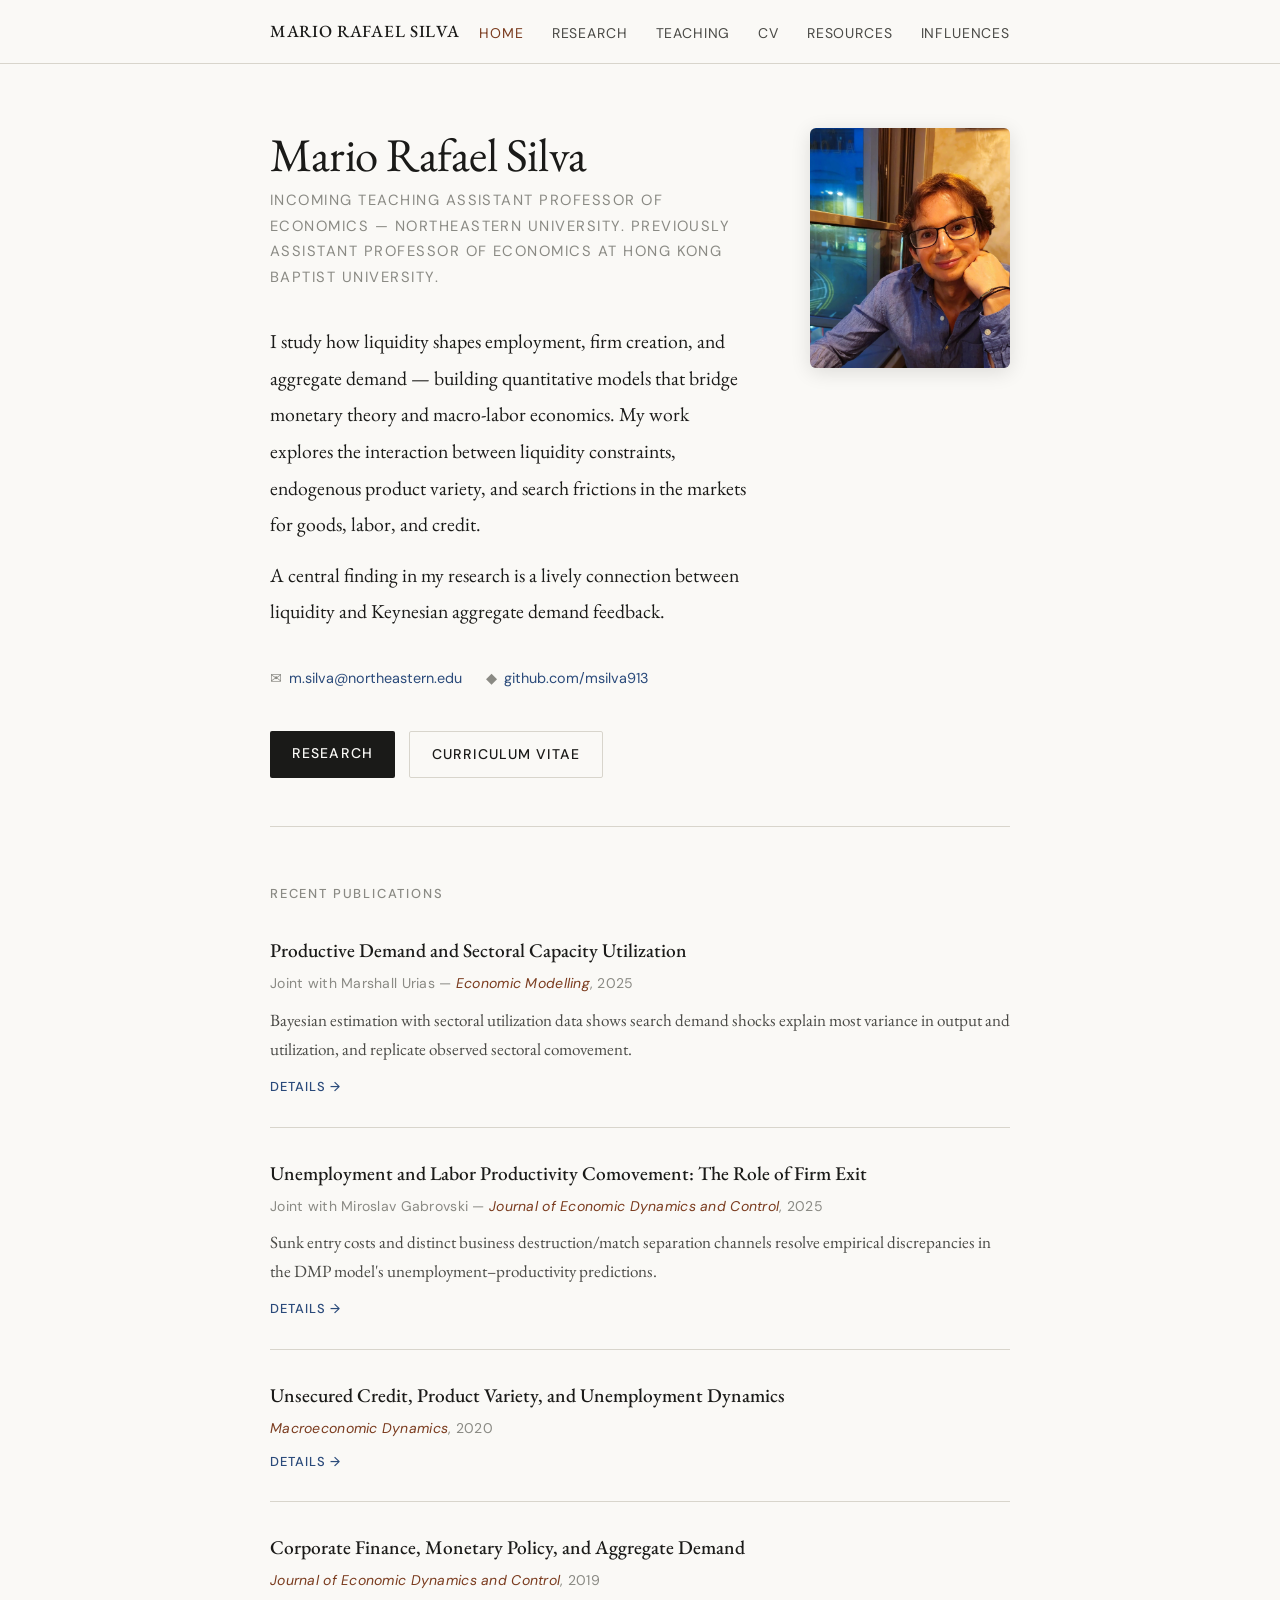
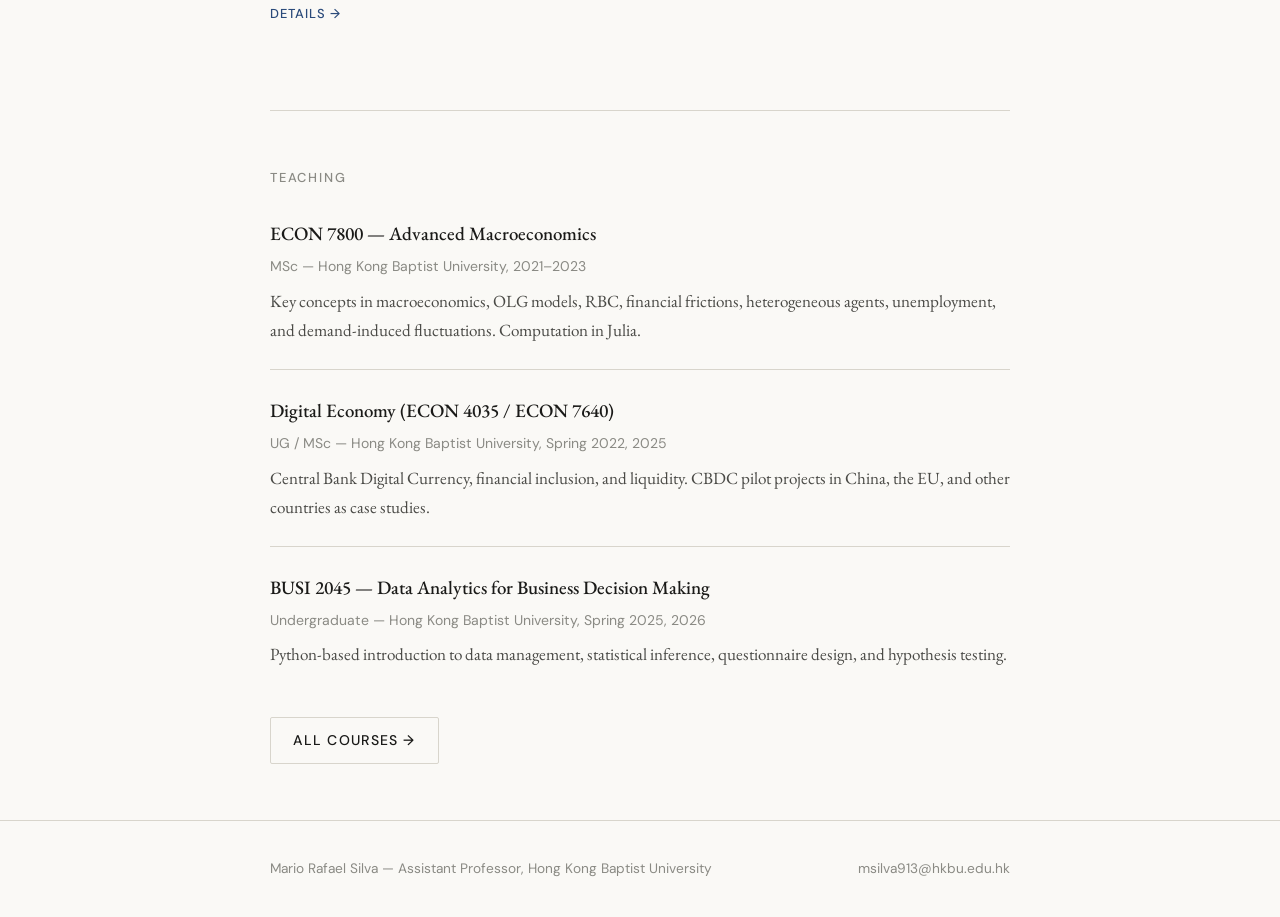
<file: index.html>
<!DOCTYPE html>
<html lang="en">
<head>
  <meta charset="UTF-8" />
  <meta name="viewport" content="width=device-width, initial-scale=1.0" />
  <meta name="description" content="Mario Rafael Silva — macroeconomist at Northeastern University working on liquidity, search frictions, and firm dynamics." />
  <title>Mario Rafael Silva — Economist</title>
  <link rel="stylesheet" href="css/style.css" />
</head>
<body>

<script src="nav.js"></script>

<main>
  <section class="hero hero-split fade-in">
    <div class="hero-text">
      <h1 class="hero-name">Mario Rafael Silva</h1>
      <p class="hero-title">Incoming Teaching Assistant Professor of Economics &mdash; Northeastern University. Previously Assistant Professor of Economics at Hong Kong Baptist University.</p>
      <p class="hero-bio">
        I study how liquidity shapes employment, firm creation, and aggregate demand — building quantitative models that bridge monetary theory and macro-labor economics. My work explores the interaction between liquidity constraints, endogenous product variety, and search frictions in the markets for goods, labor, and credit.
      </p>
      <p class="hero-bio" style="margin-top:14px;">
        A central finding in my research is a lively connection between liquidity and Keynesian aggregate demand feedback. 
      </p>
      <div class="hero-meta">
        <span>&#9993;&ensp;<a href="mailto:m.silva@northeastern.edu">m.silva@northeastern.edu</a></span>
        <span>&#9670;&ensp;<a href="https://github.com/msilva913" target="_blank" rel="noopener">github.com/msilva913</a></span>
      </div>
      <div class="hero-cta">
        <a class="btn btn-primary" href="research.html">Research</a>
        <a class="btn btn-secondary" href="cv.html">Curriculum Vitae</a>
      </div>
    </div>
    <div class="hero-photo">
      <img src="photo.png" alt="Mario Rafael Silva" />
    </div>
  </section>

  <section class="section">
    <p class="section-label">Recent Publications</p>
    <ul class="paper-list">
      <li class="paper-item">
        <p class="paper-title">Productive Demand and Sectoral Capacity Utilization</p>
        <p class="paper-meta">Joint with Marshall Urias &mdash; <span class="journal">Economic Modelling</span>, 2025</p>
        <p class="paper-abstract">Bayesian estimation with sectoral utilization data shows search demand shocks explain most variance in output and utilization, and replicate observed sectoral comovement.</p>
        <div class="paper-links"><a href="research.html">Details &rarr;</a></div>
      </li>
      <li class="paper-item">
        <p class="paper-title">Unemployment and Labor Productivity Comovement: The Role of Firm Exit</p>
        <p class="paper-meta">Joint with Miroslav Gabrovski &mdash; <span class="journal">Journal of Economic Dynamics and Control</span>, 2025</p>
        <p class="paper-abstract">Sunk entry costs and distinct business destruction/match separation channels resolve empirical discrepancies in the DMP model's unemployment–productivity predictions.</p>
        <div class="paper-links"><a href="research.html">Details &rarr;</a></div>
      </li>
      <li class="paper-item">
        <p class="paper-title">Unsecured Credit, Product Variety, and Unemployment Dynamics</p>
        <p class="paper-meta"><span class="journal">Macroeconomic Dynamics</span>, 2020</p>
        <div class="paper-links"><a href="research.html">Details &rarr;</a></div>
      </li>
      <li class="paper-item">
        <p class="paper-title">Corporate Finance, Monetary Policy, and Aggregate Demand</p>
        <p class="paper-meta"><span class="journal">Journal of Economic Dynamics and Control</span>, 2019</p>
        <div class="paper-links"><a href="research.html">Details &rarr;</a></div>
      </li>
    </ul>
  </section>

  <section class="section">
    <p class="section-label">Teaching</p>
    <ul class="course-list">
      <li class="course-item">
        <p class="course-name">ECON 7800 — Advanced Macroeconomics</p>
        <p class="course-detail">MSc &mdash; Hong Kong Baptist University, 2021–2023</p>
        <p class="course-desc">Key concepts in macroeconomics, OLG models, RBC, financial frictions, heterogeneous agents, unemployment, and demand-induced fluctuations. Computation in Julia.</p>
      </li>
      <li class="course-item">
        <p class="course-name">Digital Economy (ECON 4035 / ECON 7640)</p>
        <p class="course-detail">UG / MSc &mdash; Hong Kong Baptist University, Spring 2022, 2025</p>
        <p class="course-desc">Central Bank Digital Currency, financial inclusion, and liquidity. CBDC pilot projects in China, the EU, and other countries as case studies.</p>
      </li>
      <li class="course-item">
        <p class="course-name">BUSI 2045 — Data Analytics for Business Decision Making</p>
        <p class="course-detail">Undergraduate &mdash; Hong Kong Baptist University, Spring 2025, 2026</p>
        <p class="course-desc">Python-based introduction to data management, statistical inference, questionnaire design, and hypothesis testing.</p>
      </li>
    </ul>
    <p style="margin-top:24px;"><a href="teaching.html" class="btn btn-secondary">All courses &rarr;</a></p>
  </section>
</main>

</body>
</html>
</file>
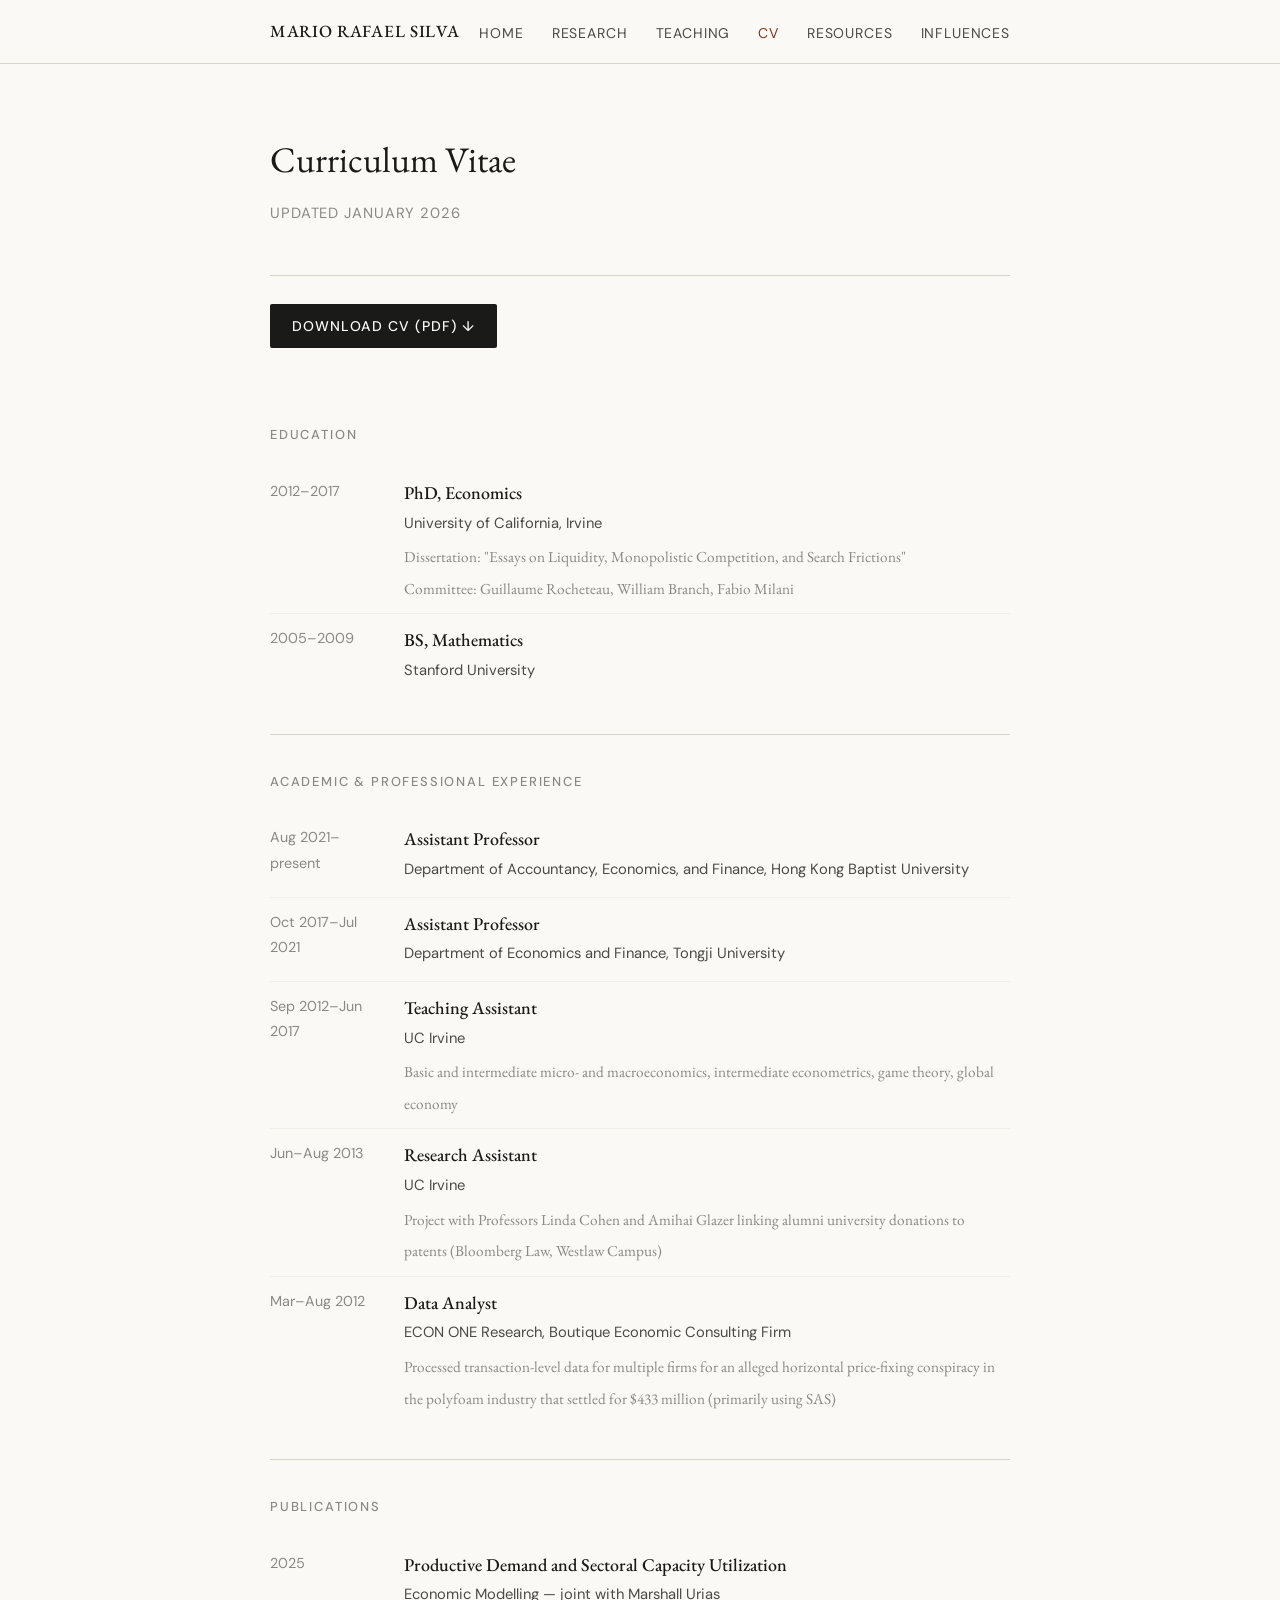
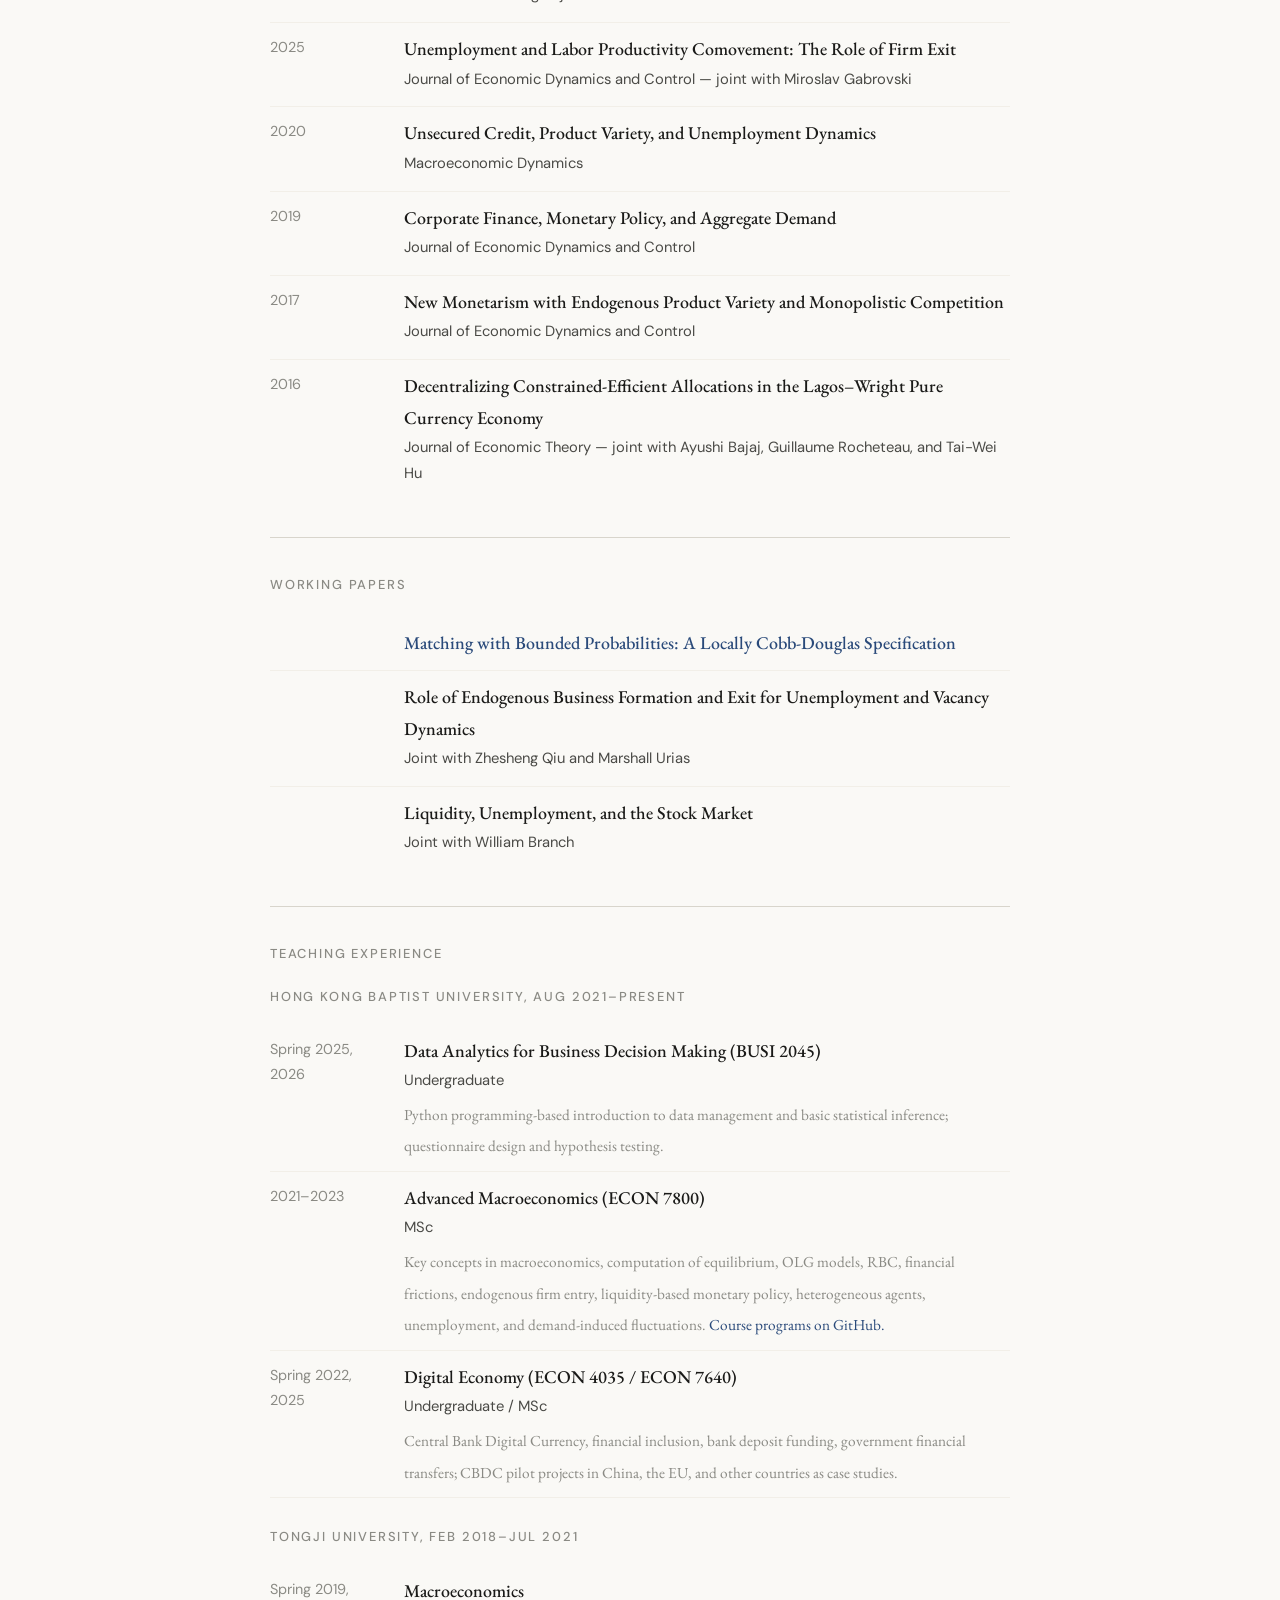
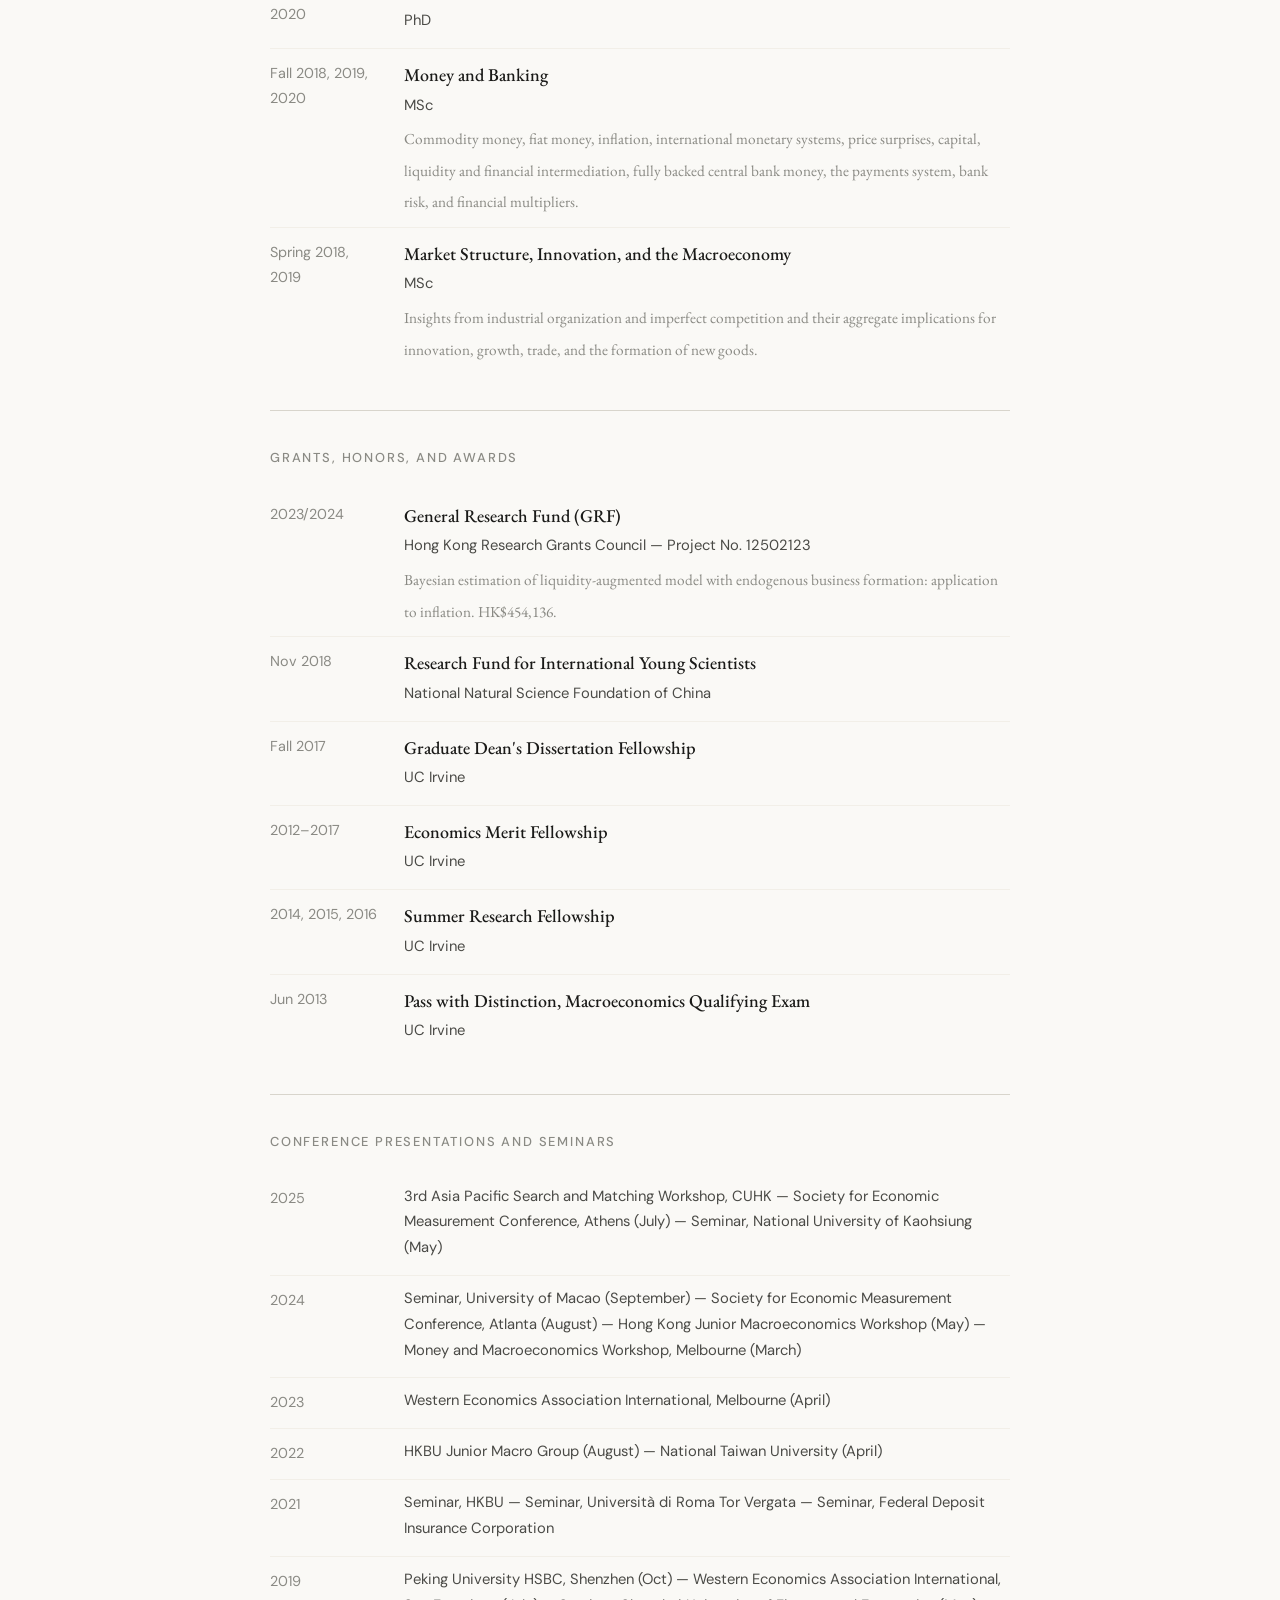
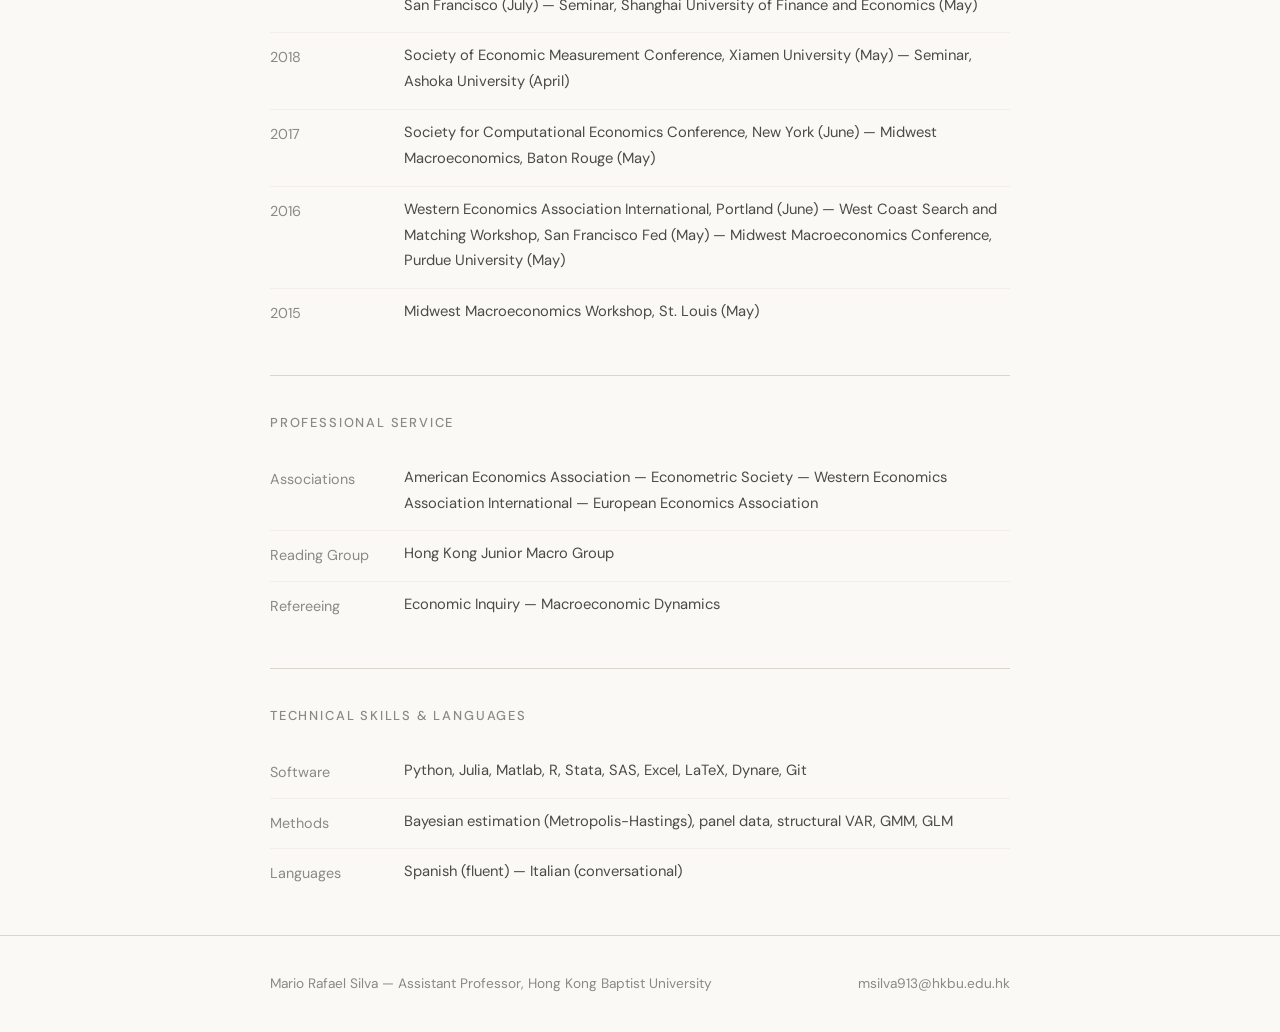
<file: cv.html>
<!DOCTYPE html>
<html lang="en">
<head>
  <meta charset="UTF-8" />
  <meta name="viewport" content="width=device-width, initial-scale=1.0" />
  <meta name="description" content="Curriculum Vitae of Mario Rafael Silva — macroeconomist at Hong Kong Baptist University." />
  <title>Curriculum Vitae — Mario Rafael Silva</title>
  <link rel="stylesheet" href="css/style.css" />
</head>
<body>

<script src="nav.js"></script>

<main>
  <div class="page-header fade-in">
    <h1>Curriculum Vitae</h1>
    <p class="subtitle">Updated January 2026</p>
  </div>

  <div style="padding: 28px 0 0; display:flex; gap:12px; flex-wrap:wrap;">
    <a class="btn btn-primary" href="cv.pdf" target="_blank" rel="noopener">Download CV (PDF) &darr;</a>
  </div>

  <!-- EDUCATION -->
  <section class="cv-section" style="margin-top:40px;">
    <h2>Education</h2>
    <div class="cv-entry">
      <span class="cv-year">2012–2017</span>
      <div class="cv-body">
        <strong>PhD, Economics</strong>
        <em>University of California, Irvine</em>
        <span class="cv-note">Dissertation: "Essays on Liquidity, Monopolistic Competition, and Search Frictions"<br>Committee: Guillaume Rocheteau, William Branch, Fabio Milani</span>
      </div>
    </div>
    <div class="cv-entry">
      <span class="cv-year">2005–2009</span>
      <div class="cv-body">
        <strong>BS, Mathematics</strong>
        <em>Stanford University</em>
      </div>
    </div>
  </section>

  <!-- POSITIONS -->
  <section class="cv-section">
    <h2>Academic &amp; Professional Experience</h2>
    <div class="cv-entry">
      <span class="cv-year">Aug 2021–present</span>
      <div class="cv-body">
        <strong>Assistant Professor</strong>
        <em>Department of Accountancy, Economics, and Finance, Hong Kong Baptist University</em>
      </div>
    </div>
    <div class="cv-entry">
      <span class="cv-year">Oct 2017–Jul 2021</span>
      <div class="cv-body">
        <strong>Assistant Professor</strong>
        <em>Department of Economics and Finance, Tongji University</em>
      </div>
    </div>
    <div class="cv-entry">
      <span class="cv-year">Sep 2012–Jun 2017</span>
      <div class="cv-body">
        <strong>Teaching Assistant</strong>
        <em>UC Irvine</em>
        <span class="cv-note">Basic and intermediate micro- and macroeconomics, intermediate econometrics, game theory, global economy</span>
      </div>
    </div>
    <div class="cv-entry">
      <span class="cv-year">Jun–Aug 2013</span>
      <div class="cv-body">
        <strong>Research Assistant</strong>
        <em>UC Irvine</em>
        <span class="cv-note">Project with Professors Linda Cohen and Amihai Glazer linking alumni university donations to patents (Bloomberg Law, Westlaw Campus)</span>
      </div>
    </div>
    <div class="cv-entry">
      <span class="cv-year">Mar–Aug 2012</span>
      <div class="cv-body">
        <strong>Data Analyst</strong>
        <em>ECON ONE Research, Boutique Economic Consulting Firm</em>
        <span class="cv-note">Processed transaction-level data for multiple firms for an alleged horizontal price-fixing conspiracy in the polyfoam industry that settled for $433 million (primarily using SAS)</span>
      </div>
    </div>
  </section>

  <!-- PUBLICATIONS -->
  <section class="cv-section">
    <h2>Publications</h2>
    <div class="cv-entry">
      <span class="cv-year">2025</span>
      <div class="cv-body">
        <strong>Productive Demand and Sectoral Capacity Utilization</strong>
        <em>Economic Modelling — joint with Marshall Urias</em>
      </div>
    </div>
    <div class="cv-entry">
      <span class="cv-year">2025</span>
      <div class="cv-body">
        <strong>Unemployment and Labor Productivity Comovement: The Role of Firm Exit</strong>
        <em>Journal of Economic Dynamics and Control — joint with Miroslav Gabrovski</em>
      </div>
    </div>
    <div class="cv-entry">
      <span class="cv-year">2020</span>
      <div class="cv-body">
        <strong>Unsecured Credit, Product Variety, and Unemployment Dynamics</strong>
        <em>Macroeconomic Dynamics</em>
      </div>
    </div>
    <div class="cv-entry">
      <span class="cv-year">2019</span>
      <div class="cv-body">
        <strong>Corporate Finance, Monetary Policy, and Aggregate Demand</strong>
        <em>Journal of Economic Dynamics and Control</em>
      </div>
    </div>
    <div class="cv-entry">
      <span class="cv-year">2017</span>
      <div class="cv-body">
        <strong>New Monetarism with Endogenous Product Variety and Monopolistic Competition</strong>
        <em>Journal of Economic Dynamics and Control</em>
      </div>
    </div>
    <div class="cv-entry">
      <span class="cv-year">2016</span>
      <div class="cv-body">
        <strong>Decentralizing Constrained-Efficient Allocations in the Lagos–Wright Pure Currency Economy</strong>
        <em>Journal of Economic Theory — joint with Ayushi Bajaj, Guillaume Rocheteau, and Tai-Wei Hu</em>
      </div>
    </div>
  </section>

  <!-- WORKING PAPERS -->
  <section class="cv-section">
    <h2>Working Papers</h2>
    <div class="cv-entry">
      <span class="cv-year"></span>
      <div class="cv-body">
        <strong><a href="Draft_SMCD.tex.pdf" target="_blank" rel="noopener">Matching with Bounded Probabilities: A Locally Cobb-Douglas Specification</a></strong>
      </div>
    </div>
    <div class="cv-entry">
      <span class="cv-year"></span>
      <div class="cv-body">
        <strong>Role of Endogenous Business Formation and Exit for Unemployment and Vacancy Dynamics</strong>
        <em>Joint with Zhesheng Qiu and Marshall Urias</em>
      </div>
    </div>
    <div class="cv-entry">
      <span class="cv-year"></span>
      <div class="cv-body">
        <strong>Liquidity, Unemployment, and the Stock Market</strong>
        <em>Joint with William Branch</em>
      </div>
    </div>
  </section>

  <!-- TEACHING -->
  <section class="cv-section">
    <h2>Teaching Experience</h2>
    <p class="section-label" style="margin-bottom:16px; margin-top:4px;">Hong Kong Baptist University, Aug 2021–present</p>
    <div class="cv-entry">
      <span class="cv-year">Spring 2025, 2026</span>
      <div class="cv-body">
        <strong>Data Analytics for Business Decision Making (BUSI 2045)</strong>
        <em>Undergraduate</em>
        <span class="cv-note">Python programming-based introduction to data management and basic statistical inference; questionnaire design and hypothesis testing.</span>
      </div>
    </div>
    <div class="cv-entry">
      <span class="cv-year">2021–2023</span>
      <div class="cv-body">
        <strong>Advanced Macroeconomics (ECON 7800)</strong>
        <em>MSc</em>
        <span class="cv-note">Key concepts in macroeconomics, computation of equilibrium, OLG models, RBC, financial frictions, endogenous firm entry, liquidity-based monetary policy, heterogeneous agents, unemployment, and demand-induced fluctuations. <a href="https://github.com/msilva913/ECON-7800-Programs" target="_blank" rel="noopener">Course programs on GitHub.</a></span>
      </div>
    </div>
    <div class="cv-entry">
      <span class="cv-year">Spring 2022, 2025</span>
      <div class="cv-body">
        <strong>Digital Economy (ECON 4035 / ECON 7640)</strong>
        <em>Undergraduate / MSc</em>
        <span class="cv-note">Central Bank Digital Currency, financial inclusion, bank deposit funding, government financial transfers; CBDC pilot projects in China, the EU, and other countries as case studies.</span>
      </div>
    </div>

    <p class="section-label" style="margin-bottom:16px; margin-top:28px;">Tongji University, Feb 2018–Jul 2021</p>
    <div class="cv-entry">
      <span class="cv-year">Spring 2019, 2020</span>
      <div class="cv-body">
        <strong>Macroeconomics</strong>
        <em>PhD</em>
      </div>
    </div>
    <div class="cv-entry">
      <span class="cv-year">Fall 2018, 2019, 2020</span>
      <div class="cv-body">
        <strong>Money and Banking</strong>
        <em>MSc</em>
        <span class="cv-note">Commodity money, fiat money, inflation, international monetary systems, price surprises, capital, liquidity and financial intermediation, fully backed central bank money, the payments system, bank risk, and financial multipliers.</span>
      </div>
    </div>
    <div class="cv-entry">
      <span class="cv-year">Spring 2018, 2019</span>
      <div class="cv-body">
        <strong>Market Structure, Innovation, and the Macroeconomy</strong>
        <em>MSc</em>
        <span class="cv-note">Insights from industrial organization and imperfect competition and their aggregate implications for innovation, growth, trade, and the formation of new goods.</span>
      </div>
    </div>
  </section>

  <!-- GRANTS -->
  <section class="cv-section">
    <h2>Grants, Honors, and Awards</h2>
    <div class="cv-entry">
      <span class="cv-year">2023/2024</span>
      <div class="cv-body">
        <strong>General Research Fund (GRF)</strong>
        <em>Hong Kong Research Grants Council — Project No. 12502123</em>
        <span class="cv-note">Bayesian estimation of liquidity-augmented model with endogenous business formation: application to inflation. HK$454,136.</span>
      </div>
    </div>
    <div class="cv-entry">
      <span class="cv-year">Nov 2018</span>
      <div class="cv-body">
        <strong>Research Fund for International Young Scientists</strong>
        <em>National Natural Science Foundation of China</em>
      </div>
    </div>
    <div class="cv-entry">
      <span class="cv-year">Fall 2017</span>
      <div class="cv-body">
        <strong>Graduate Dean's Dissertation Fellowship</strong>
        <em>UC Irvine</em>
      </div>
    </div>
    <div class="cv-entry">
      <span class="cv-year">2012–2017</span>
      <div class="cv-body">
        <strong>Economics Merit Fellowship</strong>
        <em>UC Irvine</em>
      </div>
    </div>
    <div class="cv-entry">
      <span class="cv-year">2014, 2015, 2016</span>
      <div class="cv-body">
        <strong>Summer Research Fellowship</strong>
        <em>UC Irvine</em>
      </div>
    </div>
    <div class="cv-entry">
      <span class="cv-year">Jun 2013</span>
      <div class="cv-body">
        <strong>Pass with Distinction, Macroeconomics Qualifying Exam</strong>
        <em>UC Irvine</em>
      </div>
    </div>
  </section>

  <!-- CONFERENCES -->
  <section class="cv-section">
    <h2>Conference Presentations and Seminars</h2>
    <div class="cv-entry"><span class="cv-year">2025</span><div class="cv-body"><em>3rd Asia Pacific Search and Matching Workshop, CUHK &mdash; Society for Economic Measurement Conference, Athens (July) &mdash; Seminar, National University of Kaohsiung (May)</em></div></div>
    <div class="cv-entry"><span class="cv-year">2024</span><div class="cv-body"><em>Seminar, University of Macao (September) &mdash; Society for Economic Measurement Conference, Atlanta (August) &mdash; Hong Kong Junior Macroeconomics Workshop (May) &mdash; Money and Macroeconomics Workshop, Melbourne (March)</em></div></div>
    <div class="cv-entry"><span class="cv-year">2023</span><div class="cv-body"><em>Western Economics Association International, Melbourne (April)</em></div></div>
    <div class="cv-entry"><span class="cv-year">2022</span><div class="cv-body"><em>HKBU Junior Macro Group (August) &mdash; National Taiwan University (April)</em></div></div>
    <div class="cv-entry"><span class="cv-year">2021</span><div class="cv-body"><em>Seminar, HKBU &mdash; Seminar, Università di Roma Tor Vergata &mdash; Seminar, Federal Deposit Insurance Corporation</em></div></div>
    <div class="cv-entry"><span class="cv-year">2019</span><div class="cv-body"><em>Peking University HSBC, Shenzhen (Oct) &mdash; Western Economics Association International, San Francisco (July) &mdash; Seminar, Shanghai University of Finance and Economics (May)</em></div></div>
    <div class="cv-entry"><span class="cv-year">2018</span><div class="cv-body"><em>Society of Economic Measurement Conference, Xiamen University (May) &mdash; Seminar, Ashoka University (April)</em></div></div>
    <div class="cv-entry"><span class="cv-year">2017</span><div class="cv-body"><em>Society for Computational Economics Conference, New York (June) &mdash; Midwest Macroeconomics, Baton Rouge (May)</em></div></div>
    <div class="cv-entry"><span class="cv-year">2016</span><div class="cv-body"><em>Western Economics Association International, Portland (June) &mdash; West Coast Search and Matching Workshop, San Francisco Fed (May) &mdash; Midwest Macroeconomics Conference, Purdue University (May)</em></div></div>
    <div class="cv-entry"><span class="cv-year">2015</span><div class="cv-body"><em>Midwest Macroeconomics Workshop, St. Louis (May)</em></div></div>
  </section>

  <!-- SERVICE -->
  <section class="cv-section">
    <h2>Professional Service</h2>
    <div class="cv-entry">
      <span class="cv-year">Associations</span>
      <div class="cv-body"><em>American Economics Association &mdash; Econometric Society &mdash; Western Economics Association International &mdash; European Economics Association</em></div>
    </div>
    <div class="cv-entry">
      <span class="cv-year">Reading Group</span>
      <div class="cv-body"><em>Hong Kong Junior Macro Group</em></div>
    </div>
    <div class="cv-entry">
      <span class="cv-year">Refereeing</span>
      <div class="cv-body"><em>Economic Inquiry &mdash; Macroeconomic Dynamics</em></div>
    </div>
  </section>

  <!-- SKILLS -->
  <section class="cv-section">
    <h2>Technical Skills &amp; Languages</h2>
    <div class="cv-entry">
      <span class="cv-year">Software</span>
      <div class="cv-body"><em>Python, Julia, Matlab, R, Stata, SAS, Excel, LaTeX, Dynare, Git</em></div>
    </div>
    <div class="cv-entry">
      <span class="cv-year">Methods</span>
      <div class="cv-body"><em>Bayesian estimation (Metropolis-Hastings), panel data, structural VAR, GMM, GLM</em></div>
    </div>
    <div class="cv-entry">
      <span class="cv-year">Languages</span>
      <div class="cv-body"><em>Spanish (fluent) &mdash; Italian (conversational)</em></div>
    </div>
  </section>

</main>

</body>
</html>
</file>
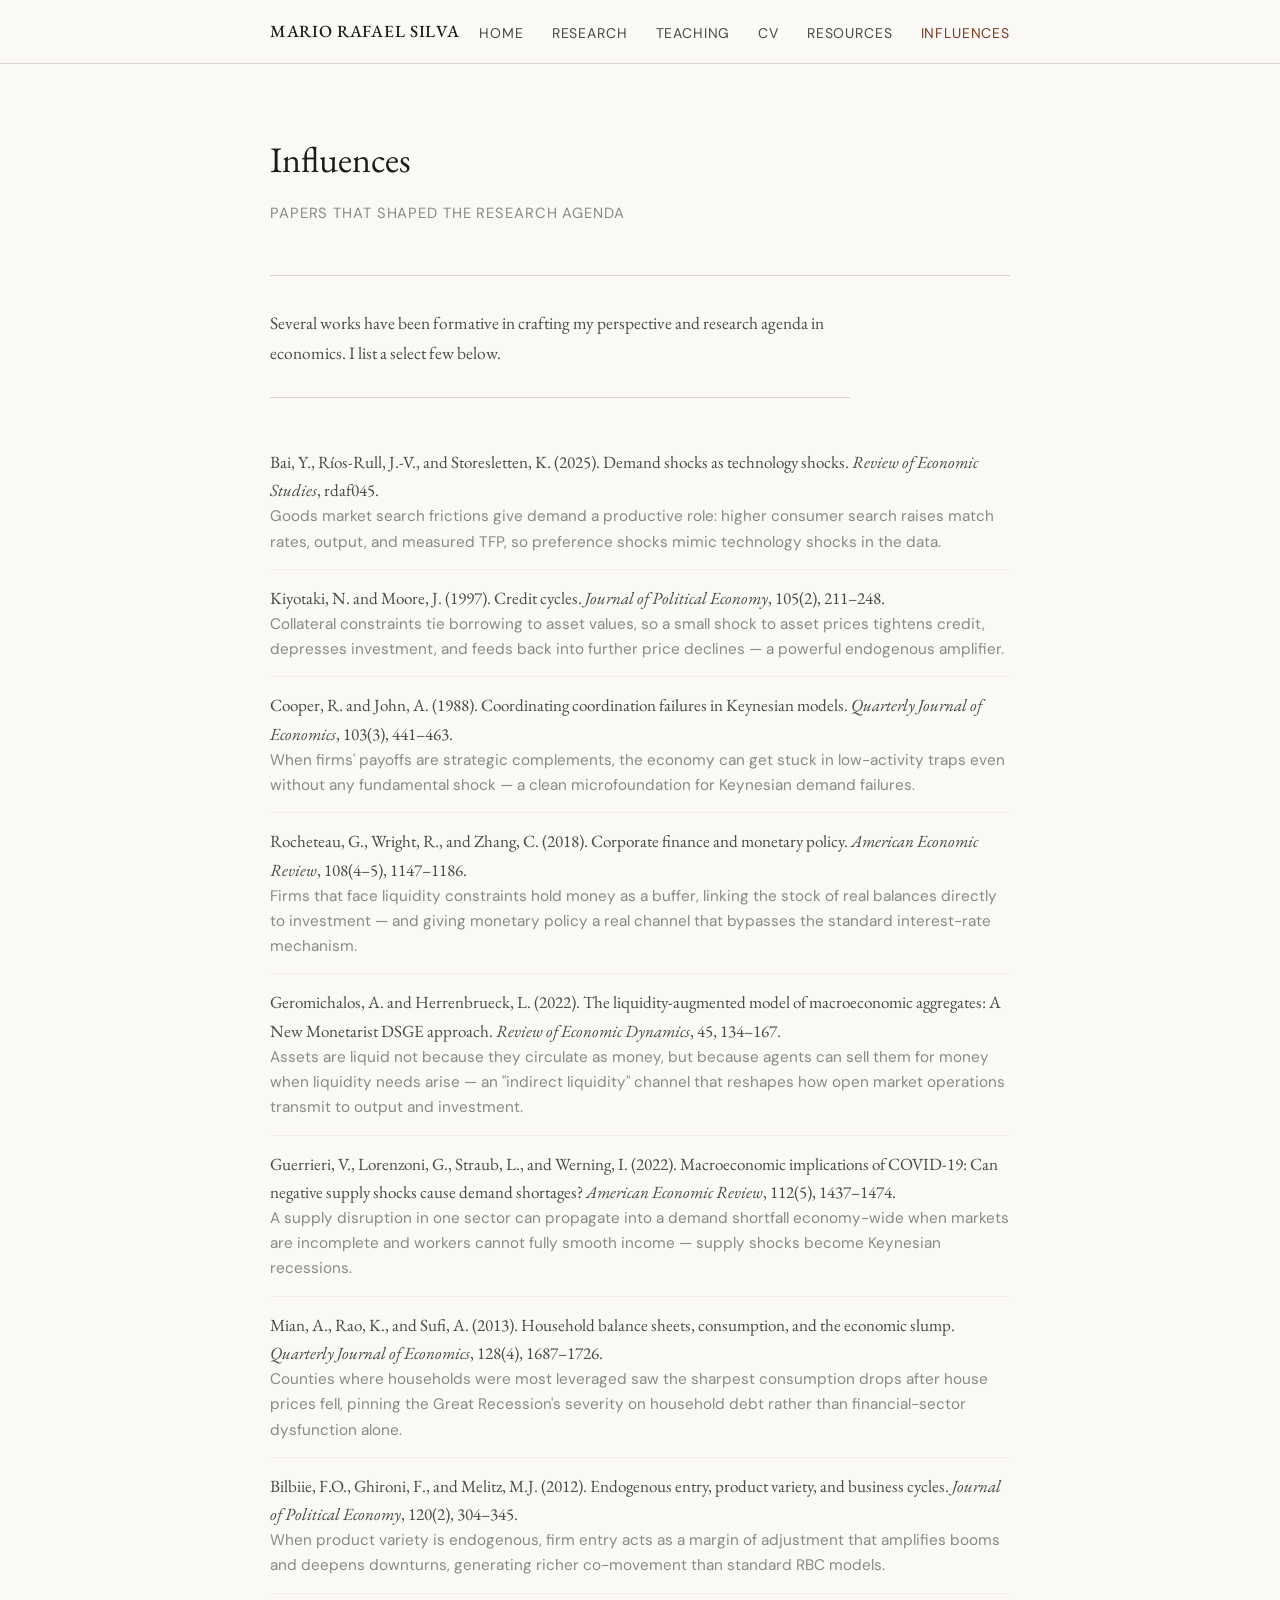
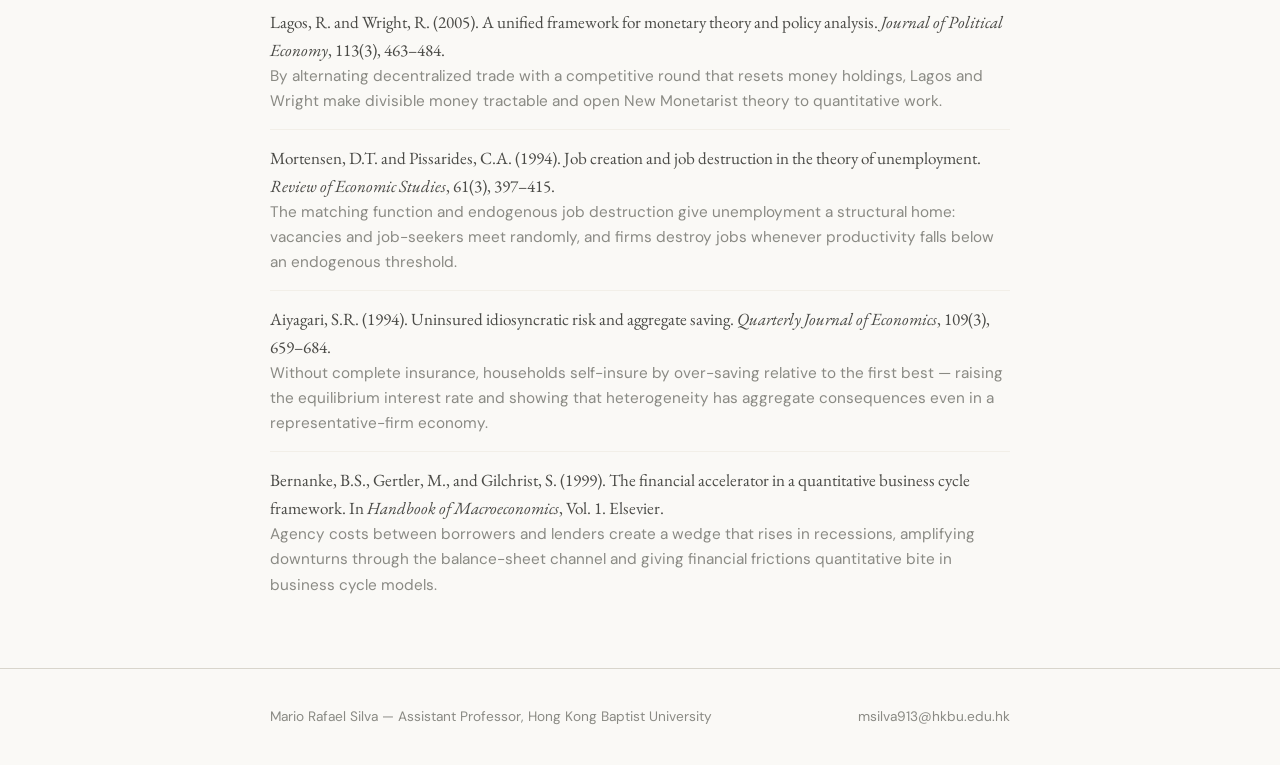
<file: influences.html>
<!DOCTYPE html>
<html lang="en">
<head>
  <meta charset="UTF-8" />
  <meta name="viewport" content="width=device-width, initial-scale=1.0" />
  <meta name="description" content="Intellectual influences on the work of Mario Rafael Silva — key papers in macroeconomics and monetary theory." />
  <title>Influences — Mario Rafael Silva</title>
  <link rel="stylesheet" href="css/style.css" />
</head>
<body>

<script src="nav.js"></script>

<main>
  <div class="page-header fade-in">
    <h1>Influences</h1>
    <p class="subtitle">Papers that shaped the research agenda</p>
  </div>

  <p style="padding: 32px 0 28px; font-size:.97rem; color:var(--ink-soft); max-width:580px; border-bottom: 1px solid var(--rule);">
    Several works have been formative in crafting my perspective and research agenda in economics. I list a select few below.
  </p>

  <section class="section" style="padding-top:36px;">
    <ul class="ref-list">
      <li class="ref-item">
        <div>Bai, Y., Ríos-Rull, J.-V., and Storesletten, K. (2025). Demand shocks as technology shocks. <em>Review of Economic Studies</em>, rdaf045.</div>
        <div class="ref-authors">Goods market search frictions give demand a productive role: higher consumer search raises match rates, output, and measured TFP, so preference shocks mimic technology shocks in the data.</div>
      </li>
      <li class="ref-item">
        <div>Kiyotaki, N. and Moore, J. (1997). Credit cycles. <em>Journal of Political Economy</em>, 105(2), 211–248.</div>
        <div class="ref-authors">Collateral constraints tie borrowing to asset values, so a small shock to asset prices tightens credit, depresses investment, and feeds back into further price declines — a powerful endogenous amplifier.</div>
      </li>
      <li class="ref-item">
        <div>Cooper, R. and John, A. (1988). Coordinating coordination failures in Keynesian models. <em>Quarterly Journal of Economics</em>, 103(3), 441–463.</div>
        <div class="ref-authors">When firms' payoffs are strategic complements, the economy can get stuck in low-activity traps even without any fundamental shock — a clean microfoundation for Keynesian demand failures.</div>
      </li>
      <li class="ref-item">
        <div>Rocheteau, G., Wright, R., and Zhang, C. (2018). Corporate finance and monetary policy. <em>American Economic Review</em>, 108(4–5), 1147–1186.</div>
        <div class="ref-authors">Firms that face liquidity constraints hold money as a buffer, linking the stock of real balances directly to investment — and giving monetary policy a real channel that bypasses the standard interest-rate mechanism.</div>
      </li>
      <li class="ref-item">
        <div>Geromichalos, A. and Herrenbrueck, L. (2022). The liquidity-augmented model of macroeconomic aggregates: A New Monetarist DSGE approach. <em>Review of Economic Dynamics</em>, 45, 134–167.</div>
        <div class="ref-authors">Assets are liquid not because they circulate as money, but because agents can sell them for money when liquidity needs arise — an "indirect liquidity" channel that reshapes how open market operations transmit to output and investment.</div>
      </li>
      <li class="ref-item">
        <div>Guerrieri, V., Lorenzoni, G., Straub, L., and Werning, I. (2022). Macroeconomic implications of COVID-19: Can negative supply shocks cause demand shortages? <em>American Economic Review</em>, 112(5), 1437–1474.</div>
        <div class="ref-authors">A supply disruption in one sector can propagate into a demand shortfall economy-wide when markets are incomplete and workers cannot fully smooth income — supply shocks become Keynesian recessions.</div>
      </li>
      <li class="ref-item">
        <div>Mian, A., Rao, K., and Sufi, A. (2013). Household balance sheets, consumption, and the economic slump. <em>Quarterly Journal of Economics</em>, 128(4), 1687–1726.</div>
        <div class="ref-authors">Counties where households were most leveraged saw the sharpest consumption drops after house prices fell, pinning the Great Recession's severity on household debt rather than financial-sector dysfunction alone.</div>
      </li>
      <li class="ref-item">
        <div>Bilbiie, F.O., Ghironi, F., and Melitz, M.J. (2012). Endogenous entry, product variety, and business cycles. <em>Journal of Political Economy</em>, 120(2), 304–345.</div>
        <div class="ref-authors">When product variety is endogenous, firm entry acts as a margin of adjustment that amplifies booms and deepens downturns, generating richer co-movement than standard RBC models.</div>
      </li>
      <li class="ref-item">
        <div>Lagos, R. and Wright, R. (2005). A unified framework for monetary theory and policy analysis. <em>Journal of Political Economy</em>, 113(3), 463–484.</div>
        <div class="ref-authors">By alternating decentralized trade with a competitive round that resets money holdings, Lagos and Wright make divisible money tractable and open New Monetarist theory to quantitative work.</div>
      </li>
      <li class="ref-item">
        <div>Mortensen, D.T. and Pissarides, C.A. (1994). Job creation and job destruction in the theory of unemployment. <em>Review of Economic Studies</em>, 61(3), 397–415.</div>
        <div class="ref-authors">The matching function and endogenous job destruction give unemployment a structural home: vacancies and job-seekers meet randomly, and firms destroy jobs whenever productivity falls below an endogenous threshold.</div>
      </li>
      <li class="ref-item">
        <div>Aiyagari, S.R. (1994). Uninsured idiosyncratic risk and aggregate saving. <em>Quarterly Journal of Economics</em>, 109(3), 659–684.</div>
        <div class="ref-authors">Without complete insurance, households self-insure by over-saving relative to the first best — raising the equilibrium interest rate and showing that heterogeneity has aggregate consequences even in a representative-firm economy.</div>
      </li>
      <li class="ref-item">
        <div>Bernanke, B.S., Gertler, M., and Gilchrist, S. (1999). The financial accelerator in a quantitative business cycle framework. In <em>Handbook of Macroeconomics</em>, Vol. 1. Elsevier.</div>
        <div class="ref-authors">Agency costs between borrowers and lenders create a wedge that rises in recessions, amplifying downturns through the balance-sheet channel and giving financial frictions quantitative bite in business cycle models.</div>
      </li>
    </ul>
  </section>
</main>

</body>
</html>
</file>
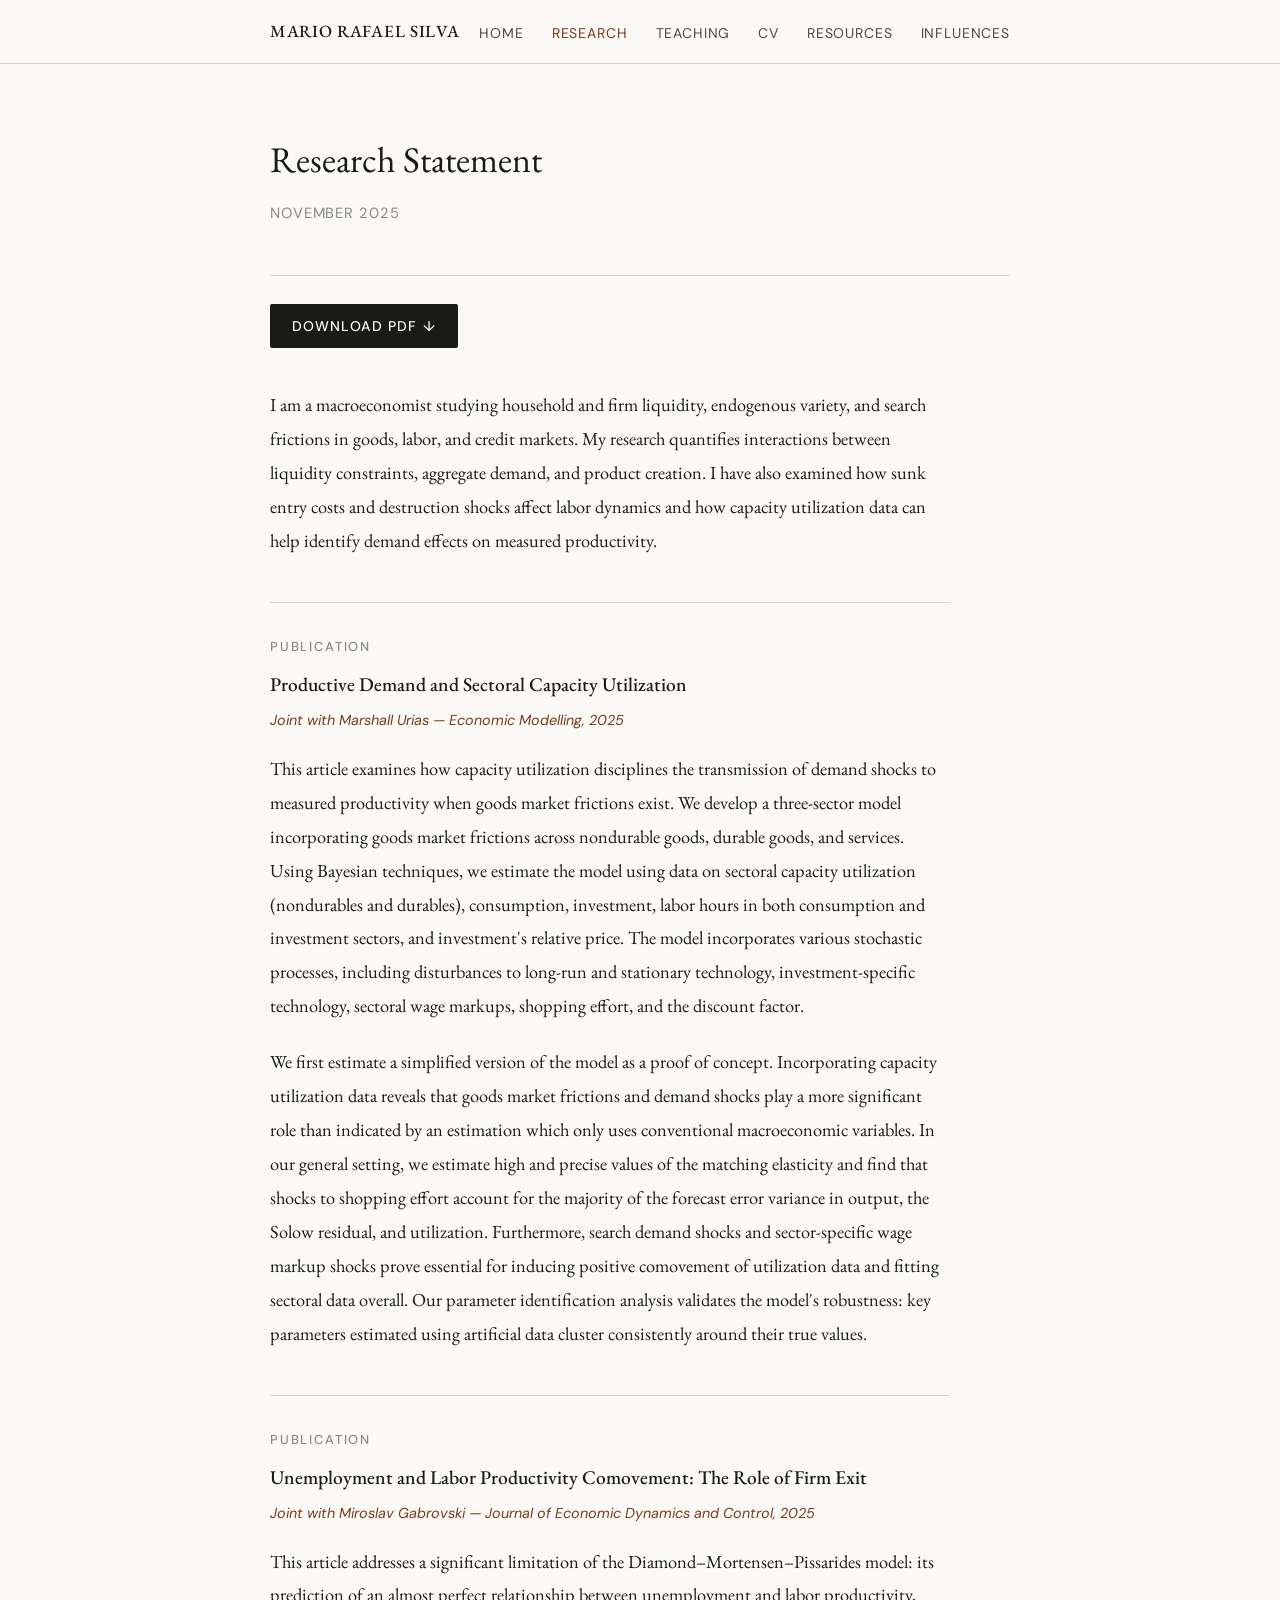
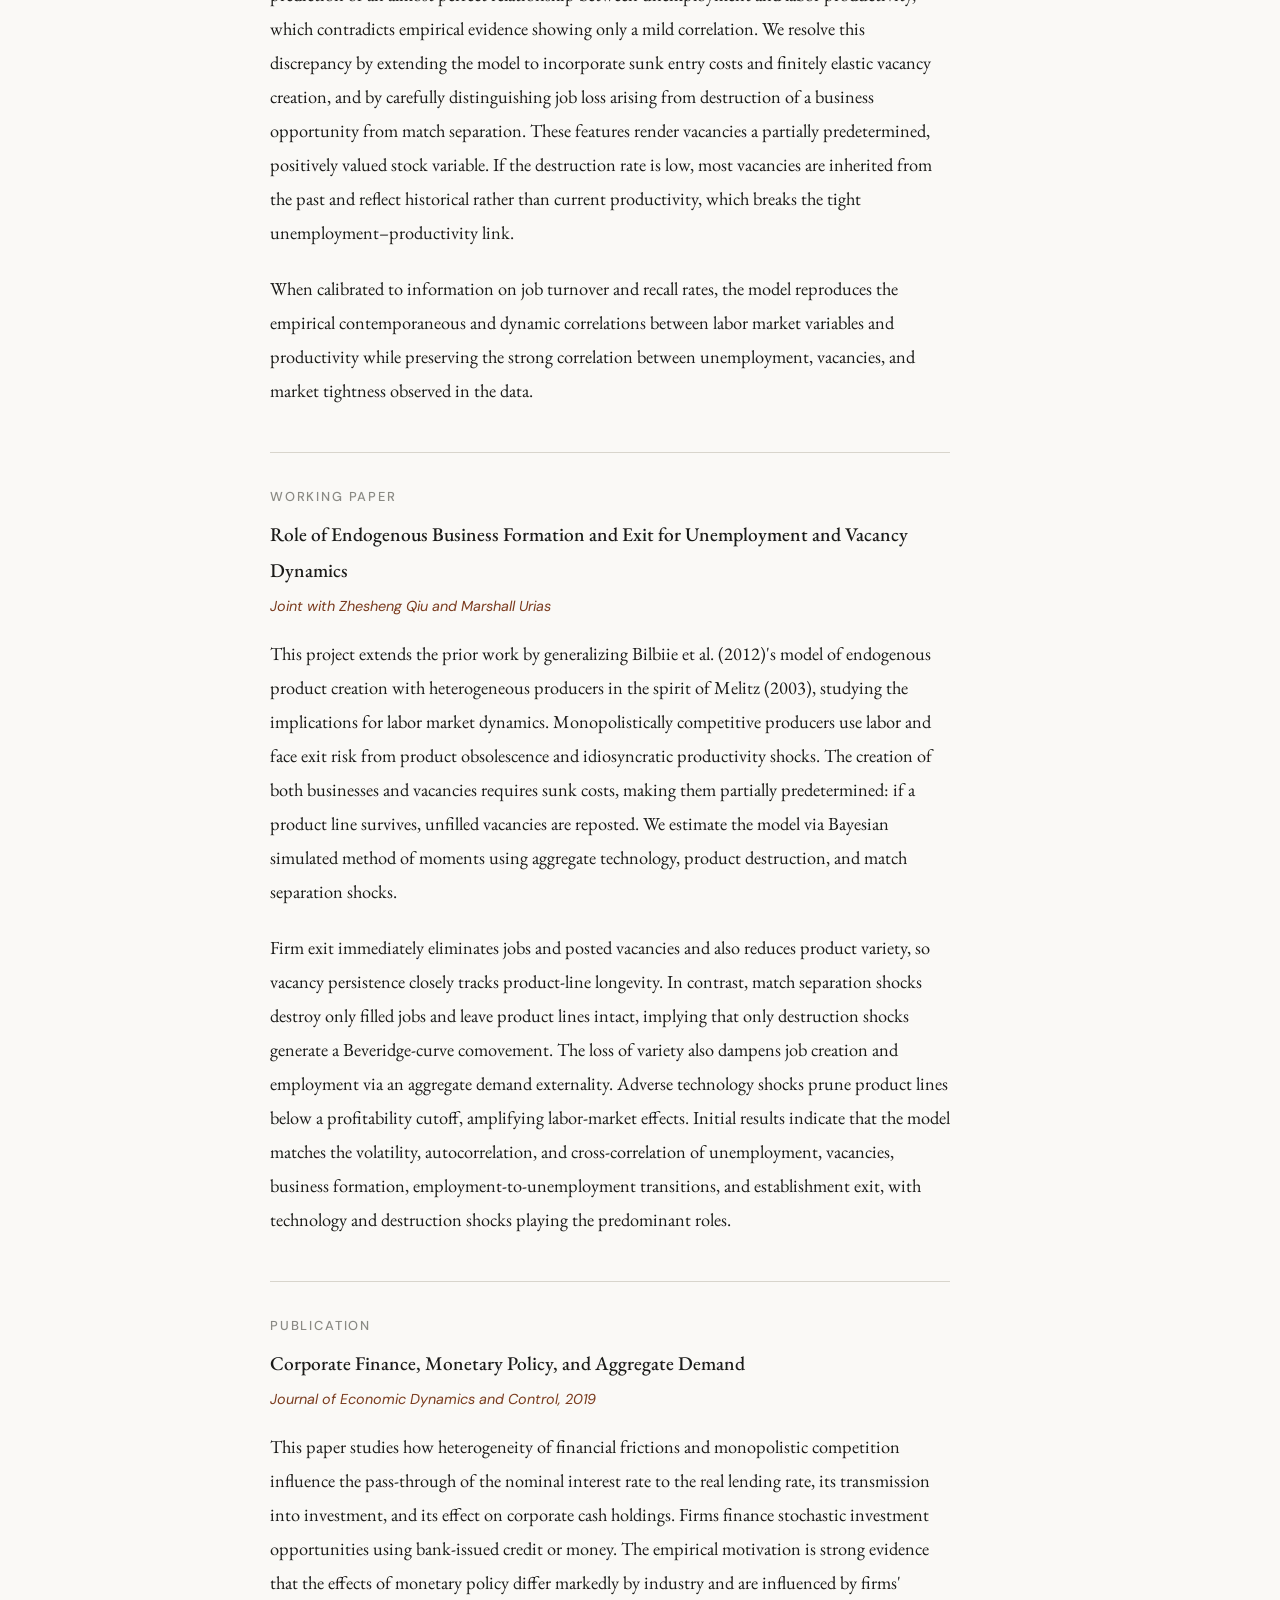
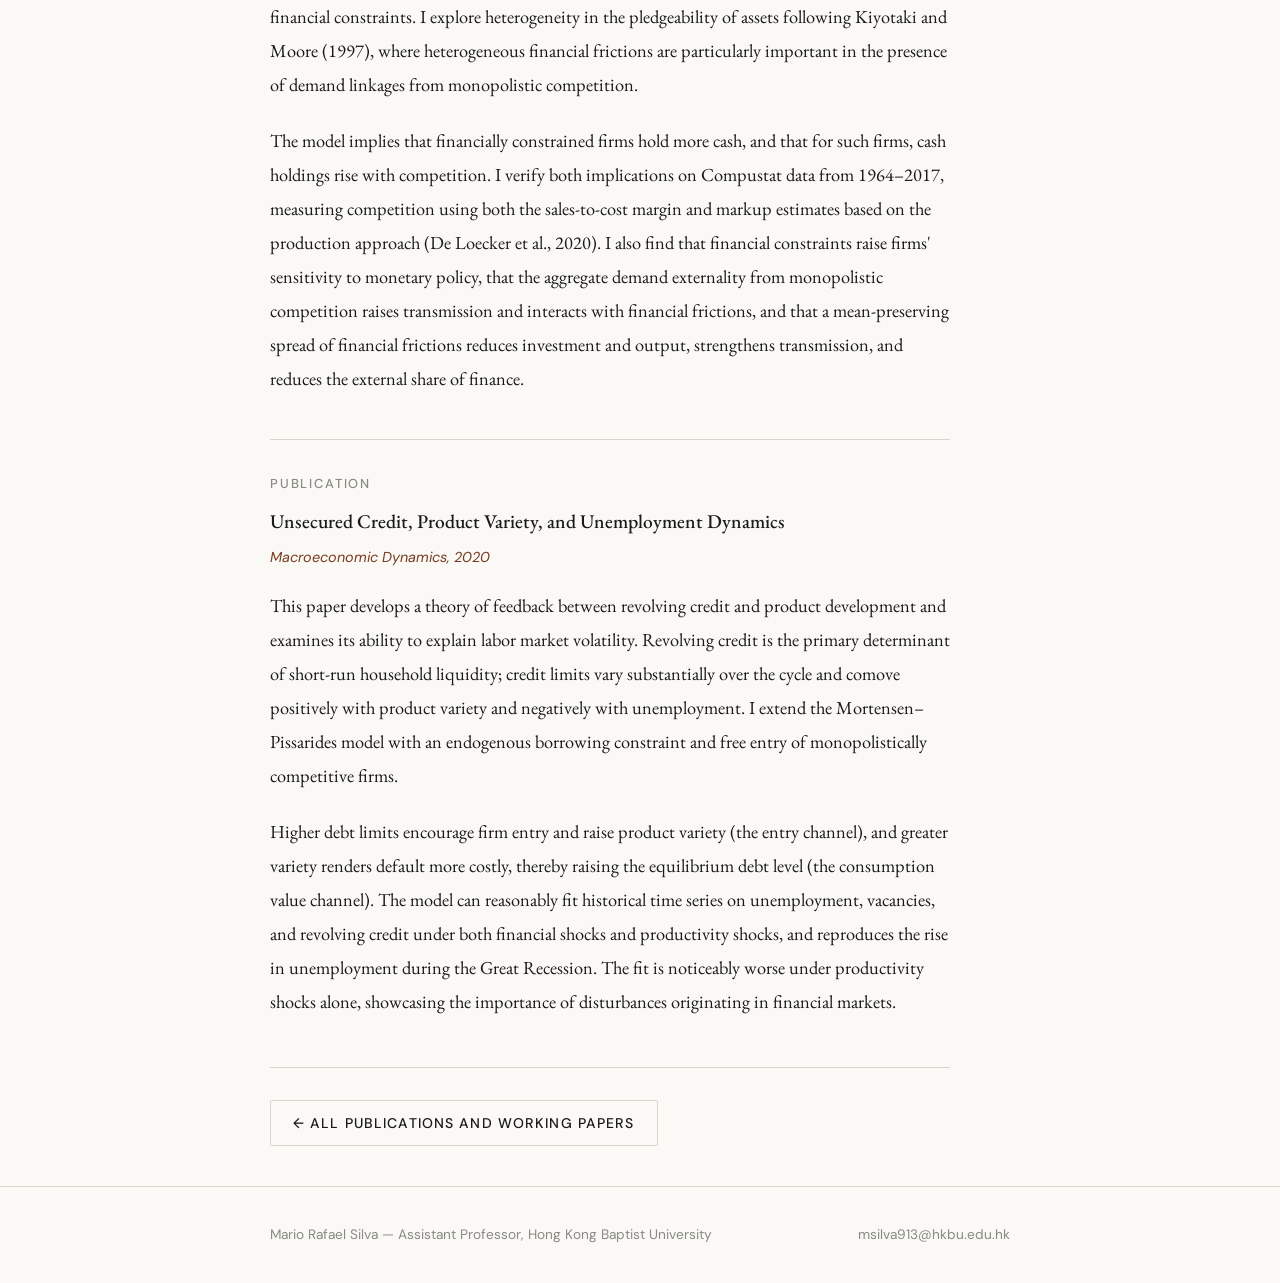
<file: research-statement.html>
<!DOCTYPE html>
<html lang="en">
<head>
  <meta charset="UTF-8" />
  <meta name="viewport" content="width=device-width, initial-scale=1.0" />
  <meta name="description" content="Research statement by Mario Rafael Silva — macroeconomist at Hong Kong Baptist University." />
  <title>Research Statement — Mario Rafael Silva</title>
  <link rel="stylesheet" href="css/style.css" />
</head>
<body>

<script src="nav.js"></script>

<main>
  <div class="page-header fade-in">
    <h1>Research Statement</h1>
    <p class="subtitle">November 2025</p>
  </div>

  <p style="padding: 28px 0 0;">
    <a class="btn btn-primary" href="research_statement.pdf" target="_blank" rel="noopener">Download PDF &darr;</a>
  </p>

  <div style="padding: 40px 0; max-width: 680px;">
    <div class="prose" style="font-size: 1.02rem; line-height: 1.85; color: var(--ink);">

      <p>
        I am a macroeconomist studying household and firm liquidity, endogenous variety, and search frictions in goods, labor, and credit markets. My research quantifies interactions between liquidity constraints, aggregate demand, and product creation. I have also examined how sunk entry costs and destruction shocks affect labor dynamics and how capacity utilization data can help identify demand effects on measured productivity.
      </p>

      <!-- ── PAPER 1 ───────────────────────────── -->
      <div style="margin-top: 44px; padding-top: 32px; border-top: 1px solid var(--rule);">
        <p style="font-family: var(--sans); font-size: .72rem; font-weight: 500; letter-spacing: .14em; text-transform: uppercase; color: var(--ink-muted); margin-bottom: 8px;">Publication</p>
        <p style="font-family: var(--serif); font-size: 1.08rem; font-weight: 500; color: var(--ink); margin-bottom: 4px;">Productive Demand and Sectoral Capacity Utilization</p>
        <p style="font-family: var(--sans); font-size: .8rem; color: var(--accent); font-style: italic; margin-bottom: 18px;">Joint with Marshall Urias &mdash; Economic Modelling, 2025</p>
        <p>
          This article examines how capacity utilization disciplines the transmission of demand shocks to measured productivity when goods market frictions exist. We develop a three-sector model incorporating goods market frictions across nondurable goods, durable goods, and services. Using Bayesian techniques, we estimate the model using data on sectoral capacity utilization (nondurables and durables), consumption, investment, labor hours in both consumption and investment sectors, and investment's relative price. The model incorporates various stochastic processes, including disturbances to long-run and stationary technology, investment-specific technology, sectoral wage markups, shopping effort, and the discount factor.
        </p>
        <p>
          We first estimate a simplified version of the model as a proof of concept. Incorporating capacity utilization data reveals that goods market frictions and demand shocks play a more significant role than indicated by an estimation which only uses conventional macroeconomic variables. In our general setting, we estimate high and precise values of the matching elasticity and find that shocks to shopping effort account for the majority of the forecast error variance in output, the Solow residual, and utilization. Furthermore, search demand shocks and sector-specific wage markup shocks prove essential for inducing positive comovement of utilization data and fitting sectoral data overall. Our parameter identification analysis validates the model's robustness: key parameters estimated using artificial data cluster consistently around their true values.
        </p>
      </div>

      <!-- ── PAPER 2 ───────────────────────────── -->
      <div style="margin-top: 44px; padding-top: 32px; border-top: 1px solid var(--rule);">
        <p style="font-family: var(--sans); font-size: .72rem; font-weight: 500; letter-spacing: .14em; text-transform: uppercase; color: var(--ink-muted); margin-bottom: 8px;">Publication</p>
        <p style="font-family: var(--serif); font-size: 1.08rem; font-weight: 500; color: var(--ink); margin-bottom: 4px;">Unemployment and Labor Productivity Comovement: The Role of Firm Exit</p>
        <p style="font-family: var(--sans); font-size: .8rem; color: var(--accent); font-style: italic; margin-bottom: 18px;">Joint with Miroslav Gabrovski &mdash; Journal of Economic Dynamics and Control, 2025</p>
        <p>
          This article addresses a significant limitation of the Diamond–Mortensen–Pissarides model: its prediction of an almost perfect relationship between unemployment and labor productivity, which contradicts empirical evidence showing only a mild correlation. We resolve this discrepancy by extending the model to incorporate sunk entry costs and finitely elastic vacancy creation, and by carefully distinguishing job loss arising from destruction of a business opportunity from match separation. These features render vacancies a partially predetermined, positively valued stock variable. If the destruction rate is low, most vacancies are inherited from the past and reflect historical rather than current productivity, which breaks the tight unemployment–productivity link.
        </p>
        <p>
          When calibrated to information on job turnover and recall rates, the model reproduces the empirical contemporaneous and dynamic correlations between labor market variables and productivity while preserving the strong correlation between unemployment, vacancies, and market tightness observed in the data.
        </p>
      </div>

      <!-- ── WORKING PAPER ──────────────────────── -->
      <div style="margin-top: 44px; padding-top: 32px; border-top: 1px solid var(--rule);">
        <p style="font-family: var(--sans); font-size: .72rem; font-weight: 500; letter-spacing: .14em; text-transform: uppercase; color: var(--ink-muted); margin-bottom: 8px;">Working Paper</p>
        <p style="font-family: var(--serif); font-size: 1.08rem; font-weight: 500; color: var(--ink); margin-bottom: 4px;">Role of Endogenous Business Formation and Exit for Unemployment and Vacancy Dynamics</p>
        <p style="font-family: var(--sans); font-size: .8rem; color: var(--accent); font-style: italic; margin-bottom: 18px;">Joint with Zhesheng Qiu and Marshall Urias</p>
        <p>
          This project extends the prior work by generalizing Bilbiie et al. (2012)'s model of endogenous product creation with heterogeneous producers in the spirit of Melitz (2003), studying the implications for labor market dynamics. Monopolistically competitive producers use labor and face exit risk from product obsolescence and idiosyncratic productivity shocks. The creation of both businesses and vacancies requires sunk costs, making them partially predetermined: if a product line survives, unfilled vacancies are reposted. We estimate the model via Bayesian simulated method of moments using aggregate technology, product destruction, and match separation shocks.
        </p>
        <p>
          Firm exit immediately eliminates jobs and posted vacancies and also reduces product variety, so vacancy persistence closely tracks product-line longevity. In contrast, match separation shocks destroy only filled jobs and leave product lines intact, implying that only destruction shocks generate a Beveridge-curve comovement. The loss of variety also dampens job creation and employment via an aggregate demand externality. Adverse technology shocks prune product lines below a profitability cutoff, amplifying labor-market effects. Initial results indicate that the model matches the volatility, autocorrelation, and cross-correlation of unemployment, vacancies, business formation, employment-to-unemployment transitions, and establishment exit, with technology and destruction shocks playing the predominant roles.
        </p>
      </div>

      <!-- ── PAPER 3 ───────────────────────────── -->
      <div style="margin-top: 44px; padding-top: 32px; border-top: 1px solid var(--rule);">
        <p style="font-family: var(--sans); font-size: .72rem; font-weight: 500; letter-spacing: .14em; text-transform: uppercase; color: var(--ink-muted); margin-bottom: 8px;">Publication</p>
        <p style="font-family: var(--serif); font-size: 1.08rem; font-weight: 500; color: var(--ink); margin-bottom: 4px;">Corporate Finance, Monetary Policy, and Aggregate Demand</p>
        <p style="font-family: var(--sans); font-size: .8rem; color: var(--accent); font-style: italic; margin-bottom: 18px;">Journal of Economic Dynamics and Control, 2019</p>
        <p>
          This paper studies how heterogeneity of financial frictions and monopolistic competition influence the pass-through of the nominal interest rate to the real lending rate, its transmission into investment, and its effect on corporate cash holdings. Firms finance stochastic investment opportunities using bank-issued credit or money. The empirical motivation is strong evidence that the effects of monetary policy differ markedly by industry and are influenced by firms' financial constraints. I explore heterogeneity in the pledgeability of assets following Kiyotaki and Moore (1997), where heterogeneous financial frictions are particularly important in the presence of demand linkages from monopolistic competition.
        </p>
        <p>
          The model implies that financially constrained firms hold more cash, and that for such firms, cash holdings rise with competition. I verify both implications on Compustat data from 1964–2017, measuring competition using both the sales-to-cost margin and markup estimates based on the production approach (De Loecker et al., 2020). I also find that financial constraints raise firms' sensitivity to monetary policy, that the aggregate demand externality from monopolistic competition raises transmission and interacts with financial frictions, and that a mean-preserving spread of financial frictions reduces investment and output, strengthens transmission, and reduces the external share of finance.
        </p>
      </div>

      <!-- ── PAPER 4 ───────────────────────────── -->
      <div style="margin-top: 44px; padding-top: 32px; border-top: 1px solid var(--rule);">
        <p style="font-family: var(--sans); font-size: .72rem; font-weight: 500; letter-spacing: .14em; text-transform: uppercase; color: var(--ink-muted); margin-bottom: 8px;">Publication</p>
        <p style="font-family: var(--serif); font-size: 1.08rem; font-weight: 500; color: var(--ink); margin-bottom: 4px;">Unsecured Credit, Product Variety, and Unemployment Dynamics</p>
        <p style="font-family: var(--sans); font-size: .8rem; color: var(--accent); font-style: italic; margin-bottom: 18px;">Macroeconomic Dynamics, 2020</p>
        <p>
          This paper develops a theory of feedback between revolving credit and product development and examines its ability to explain labor market volatility. Revolving credit is the primary determinant of short-run household liquidity; credit limits vary substantially over the cycle and comove positively with product variety and negatively with unemployment. I extend the Mortensen–Pissarides model with an endogenous borrowing constraint and free entry of monopolistically competitive firms.
        </p>
        <p>
          Higher debt limits encourage firm entry and raise product variety (the entry channel), and greater variety renders default more costly, thereby raising the equilibrium debt level (the consumption value channel). The model can reasonably fit historical time series on unemployment, vacancies, and revolving credit under both financial shocks and productivity shocks, and reproduces the rise in unemployment during the Great Recession. The fit is noticeably worse under productivity shocks alone, showcasing the importance of disturbances originating in financial markets.
        </p>
      </div>

    </div>

    <p style="margin-top: 48px; padding-top: 32px; border-top: 1px solid var(--rule);">
      <a class="btn btn-secondary" href="research.html">&larr; All publications and working papers</a>
    </p>
  </div>
</main>

</body>
</html>
</file>
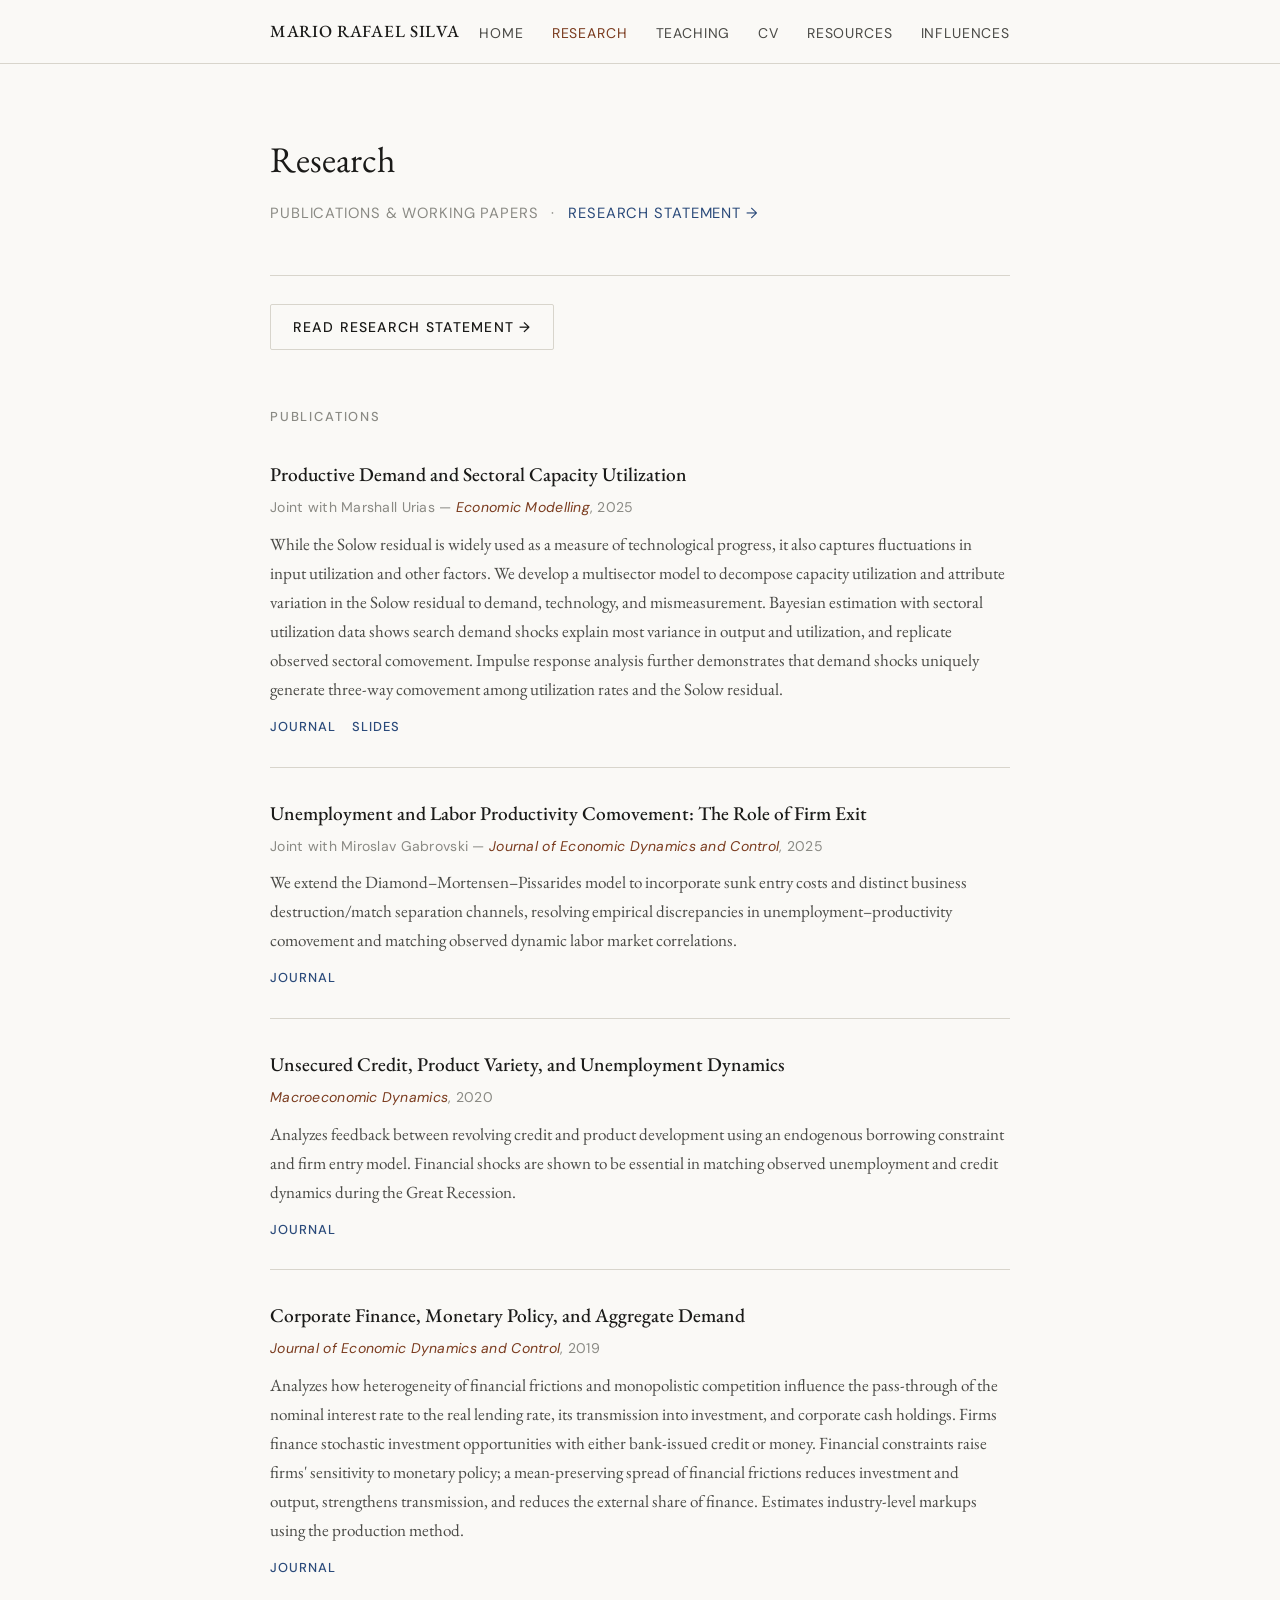
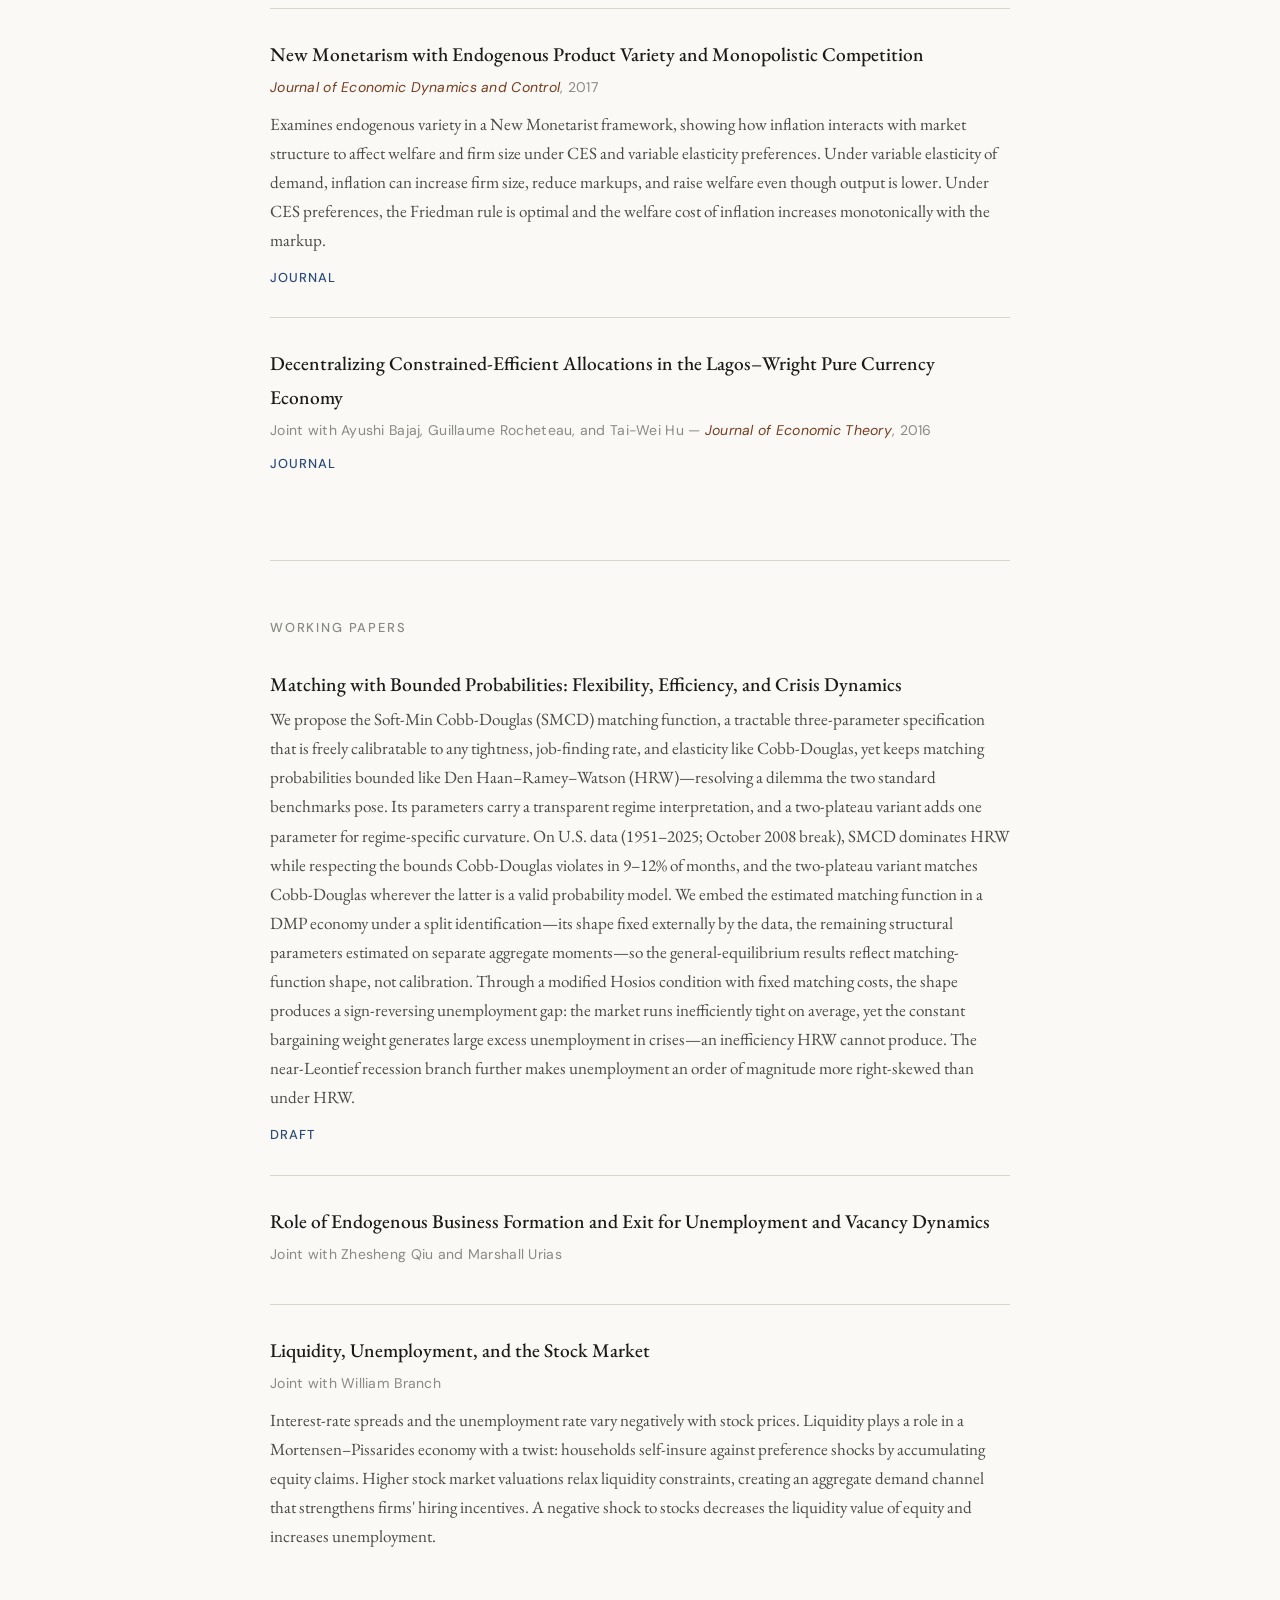
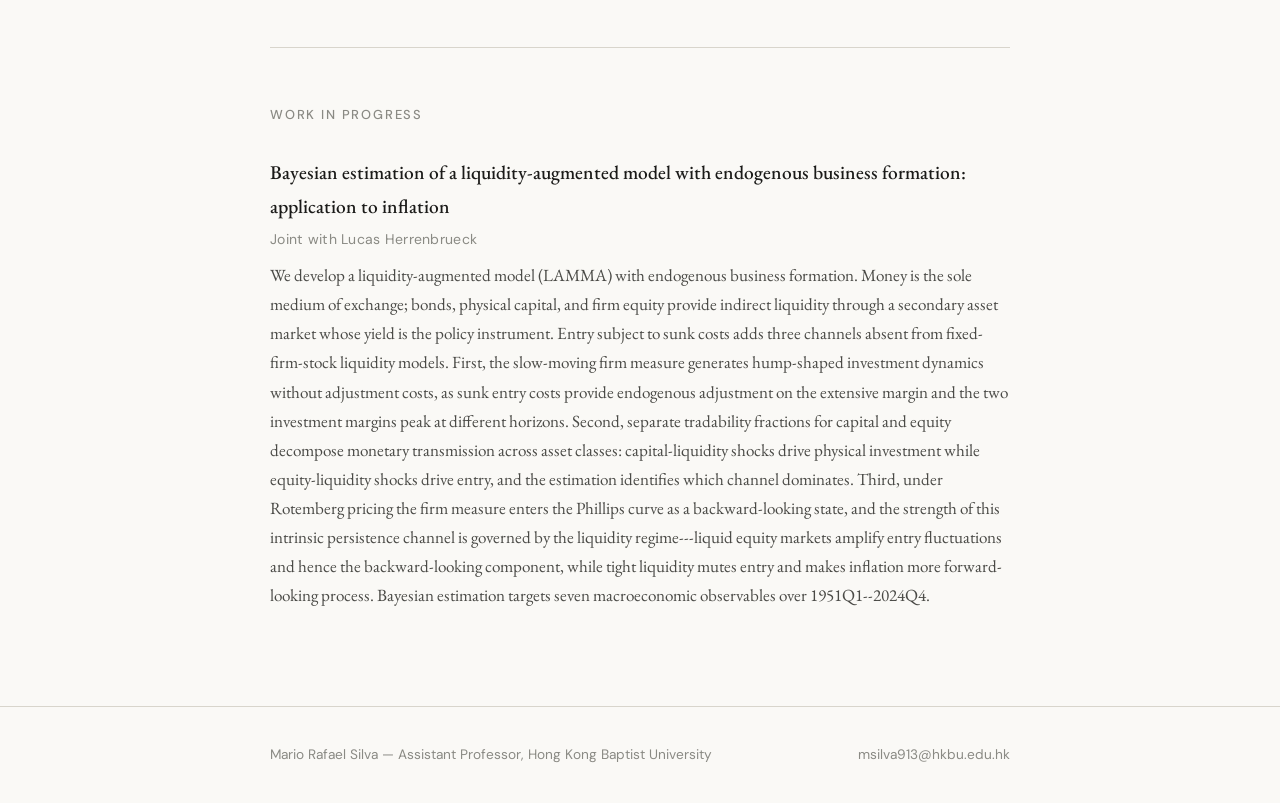
<file: research.html>
<!DOCTYPE html>
<html lang="en">
<head>
  <meta charset="UTF-8" />
  <meta name="viewport" content="width=device-width, initial-scale=1.0" />
  <meta name="description" content="Research by Mario Rafael Silva — publications and working papers in macroeconomics, monetary theory, and labor economics." />
  <title>Research — Mario Rafael Silva</title>
  <link rel="stylesheet" href="css/style.css" />
</head>
<body>

<script src="nav.js"></script>

<main>
  <div class="page-header fade-in">
    <h1>Research</h1>
    <p class="subtitle">Publications &amp; Working Papers &ensp;&middot;&ensp; <a href="research-statement.html">Research Statement &rarr;</a></p>
  </div>

  <p style="padding: 28px 0 0;">
    <a class="btn btn-secondary" href="research-statement.html">Read Research Statement &rarr;</a>
  </p>

  <!-- PUBLICATIONS -->
  <section class="section">
    <p class="section-label">Publications</p>
    <ul class="paper-list">

      <li class="paper-item">
        <p class="paper-title">Productive Demand and Sectoral Capacity Utilization</p>
        <p class="paper-meta">Joint with Marshall Urias &mdash; <span class="journal">Economic Modelling</span>, 2025</p>
        <p class="paper-abstract">
          While the Solow residual is widely used as a measure of technological progress, it also captures fluctuations in input utilization and other factors. We develop a multisector model to decompose capacity utilization and attribute variation in the Solow residual to demand, technology, and mismeasurement. Bayesian estimation with sectoral utilization data shows search demand shocks explain most variance in output and utilization, and replicate observed sectoral comovement. Impulse response analysis further demonstrates that demand shocks uniquely generate three-way comovement among utilization rates and the Solow residual.
        </p>
        <div class="paper-links">
          <a href="https://www.sciencedirect.com/science/article/pii/S0264999325003128" target="_blank" rel="noopener">Journal</a>
           <a href="Prod_Dem_Sec_Cap_April2026.pdf" target="_blank" rel="noopener">Slides</a>
        </div>
      </li>

      <li class="paper-item">
        <p class="paper-title">Unemployment and Labor Productivity Comovement: The Role of Firm Exit</p>
        <p class="paper-meta">Joint with Miroslav Gabrovski &mdash; <span class="journal">Journal of Economic Dynamics and Control</span>, 2025</p>
        <p class="paper-abstract">
          We extend the Diamond–Mortensen–Pissarides model to incorporate sunk entry costs and distinct business destruction/match separation channels, resolving empirical discrepancies in unemployment–productivity comovement and matching observed dynamic labor market correlations.
        </p>
        <div class="paper-links">
          <a href="https://www.sciencedirect.com/science/article/pii/S016518892500171X?via%3Dihub" target="_blank" rel="noopener">Journal</a>
        </div>
      </li>

      <li class="paper-item">
        <p class="paper-title">Unsecured Credit, Product Variety, and Unemployment Dynamics</p>
        <p class="paper-meta"><span class="journal">Macroeconomic Dynamics</span>, 2020</p>
        <p class="paper-abstract">
          Analyzes feedback between revolving credit and product development using an endogenous borrowing constraint and firm entry model. Financial shocks are shown to be essential in matching observed unemployment and credit dynamics during the Great Recession.
        </p>
        <div class="paper-links">
          <a href="https://www.cambridge.org/core/journals/macroeconomic-dynamics/article/abs/unsecured-credit-product-variety-and-unemployment-dynamics/E0625D88D712E625F3AA27A800E59213" target="_blank" rel="noopener">Journal</a>
        </div>
      </li>

      <li class="paper-item">
        <p class="paper-title">Corporate Finance, Monetary Policy, and Aggregate Demand</p>
        <p class="paper-meta"><span class="journal">Journal of Economic Dynamics and Control</span>, 2019</p>
        <p class="paper-abstract">
          Analyzes how heterogeneity of financial frictions and monopolistic competition influence the pass-through of the nominal interest rate to the real lending rate, its transmission into investment, and corporate cash holdings. Firms finance stochastic investment opportunities with either bank-issued credit or money. Financial constraints raise firms' sensitivity to monetary policy; a mean-preserving spread of financial frictions reduces investment and output, strengthens transmission, and reduces the external share of finance. Estimates industry-level markups using the production method.
        </p>
        <div class="paper-links">
          <a href="https://www.sciencedirect.com/science/article/abs/pii/S0165188918303178" target="_blank" rel="noopener">Journal</a>
        </div>
      </li>

      <li class="paper-item">
        <p class="paper-title">New Monetarism with Endogenous Product Variety and Monopolistic Competition</p>
        <p class="paper-meta"><span class="journal">Journal of Economic Dynamics and Control</span>, 2017</p>
        <p class="paper-abstract">
          Examines endogenous variety in a New Monetarist framework, showing how inflation interacts with market structure to affect welfare and firm size under CES and variable elasticity preferences. Under variable elasticity of demand, inflation can increase firm size, reduce markups, and raise welfare even though output is lower. Under CES preferences, the Friedman rule is optimal and the welfare cost of inflation increases monotonically with the markup.
        </p>
        <div class="paper-links">
          <a href="https://www.sciencedirect.com/science/article/abs/pii/S0165188916302093" target="_blank" rel="noopener">Journal</a>
        </div>
      </li>

      <li class="paper-item">
        <p class="paper-title">Decentralizing Constrained-Efficient Allocations in the Lagos–Wright Pure Currency Economy</p>
        <p class="paper-meta">Joint with Ayushi Bajaj, Guillaume Rocheteau, and Tai-Wei Hu &mdash; <span class="journal">Journal of Economic Theory</span>, 2016</p>
        <div class="paper-links">
          <a href="https://www.sciencedirect.com/science/article/abs/pii/S0022053116300813" target="_blank" rel="noopener">Journal</a>
        </div>
      </li>

    </ul>
  </section>

  <!-- WORKING PAPERS -->
  <section class="section">
    <p class="section-label">Working Papers</p>
    <ul class="paper-list">

      <li class="paper-item">
        <p class="paper-title">Matching with Bounded Probabilities: Flexibility, Efficiency, and Crisis Dynamics</p>
        <p class="paper-abstract">
          We propose the Soft-Min Cobb-Douglas (SMCD) matching function, a tractable three-parameter specification that is freely calibratable to any tightness, job-finding rate, and elasticity like Cobb-Douglas, yet keeps matching probabilities bounded like Den Haan&ndash;Ramey&ndash;Watson (HRW)&mdash;resolving a dilemma the two standard benchmarks pose. Its parameters carry a transparent regime interpretation, and a two-plateau variant adds one parameter for regime-specific curvature. On U.S. data (1951&ndash;2025; October 2008 break), SMCD dominates HRW while respecting the bounds Cobb-Douglas violates in 9&ndash;12% of months, and the two-plateau variant matches Cobb-Douglas wherever the latter is a valid probability model. We embed the estimated matching function in a DMP economy under a split identification&mdash;its shape fixed externally by the data, the remaining structural parameters estimated on separate aggregate moments&mdash;so the general-equilibrium results reflect matching-function shape, not calibration. Through a modified Hosios condition with fixed matching costs, the shape produces a sign-reversing unemployment gap: the market runs inefficiently tight on average, yet the constant bargaining weight generates large excess unemployment in crises&mdash;an inefficiency HRW cannot produce. The near-Leontief recession branch further makes unemployment an order of magnitude more right-skewed than under HRW.
        </p>
        <div class="paper-links">
          <a href="https://papers.ssrn.com/sol3/papers.cfm?abstract_id=6956640" target="_blank" rel="noopener">Draft</a>
        </div>
      </li>

      <li class="paper-item">
        <p class="paper-title">Role of Endogenous Business Formation and Exit for Unemployment and Vacancy Dynamics</p>
        <p class="paper-meta">Joint with Zhesheng Qiu and Marshall Urias</p>
      </li>

      <li class="paper-item">
        <p class="paper-title">Liquidity, Unemployment, and the Stock Market</p>
        <p class="paper-meta">Joint with William Branch</p>
        <p class="paper-abstract">
          Interest-rate spreads and the unemployment rate vary negatively with stock prices. Liquidity plays a role in a Mortensen–Pissarides economy with a twist: households self-insure against preference shocks by accumulating equity claims. Higher stock market valuations relax liquidity constraints, creating an aggregate demand channel that strengthens firms' hiring incentives. A negative shock to stocks decreases the liquidity value of equity and increases unemployment.
        </p>
      </li>

    </ul>
  </section>

  <!-- WORK IN PROGRESS -->
  <section class="section">
    <p class="section-label">Work in Progress</p>
    <ul class="paper-list">

      <li class="paper-item">
        <p class="paper-title">Bayesian estimation of a liquidity-augmented model with endogenous business formation: application to inflation</p>
        <p class="paper-meta">Joint with Lucas Herrenbrueck</p>
        <p class="paper-abstract">
          We develop a liquidity-augmented model (LAMMA) with endogenous business formation. 
          Money is the sole medium of exchange; bonds, physical capital, and firm equity provide indirect liquidity 
          through a secondary asset market whose yield is the policy instrument. Entry subject to sunk costs adds 
          three channels absent from fixed-firm-stock liquidity models. First, the slow-moving firm measure
          generates hump-shaped investment dynamics without adjustment costs, as sunk entry costs provide
          endogenous adjustment on the extensive margin and the two investment margins peak at different horizons.
          Second, separate tradability fractions for capital and equity decompose monetary transmission across
          asset classes: capital-liquidity shocks drive physical investment while equity-liquidity shocks drive 
          entry, and the estimation identifies which channel dominates. Third, under Rotemberg pricing the
          firm measure enters the Phillips curve as a backward-looking state, and the strength of this 
          intrinsic persistence channel is governed by the liquidity regime---liquid equity markets amplify
          entry fluctuations and hence the backward-looking component, while tight liquidity mutes entry and 
          makes inflation more forward-looking process. Bayesian estimation targets 
          seven macroeconomic observables over 1951Q1--2024Q4.
        </p>
      </li>

    </ul>
  </section>

</main>

</body>
</html>
</file>
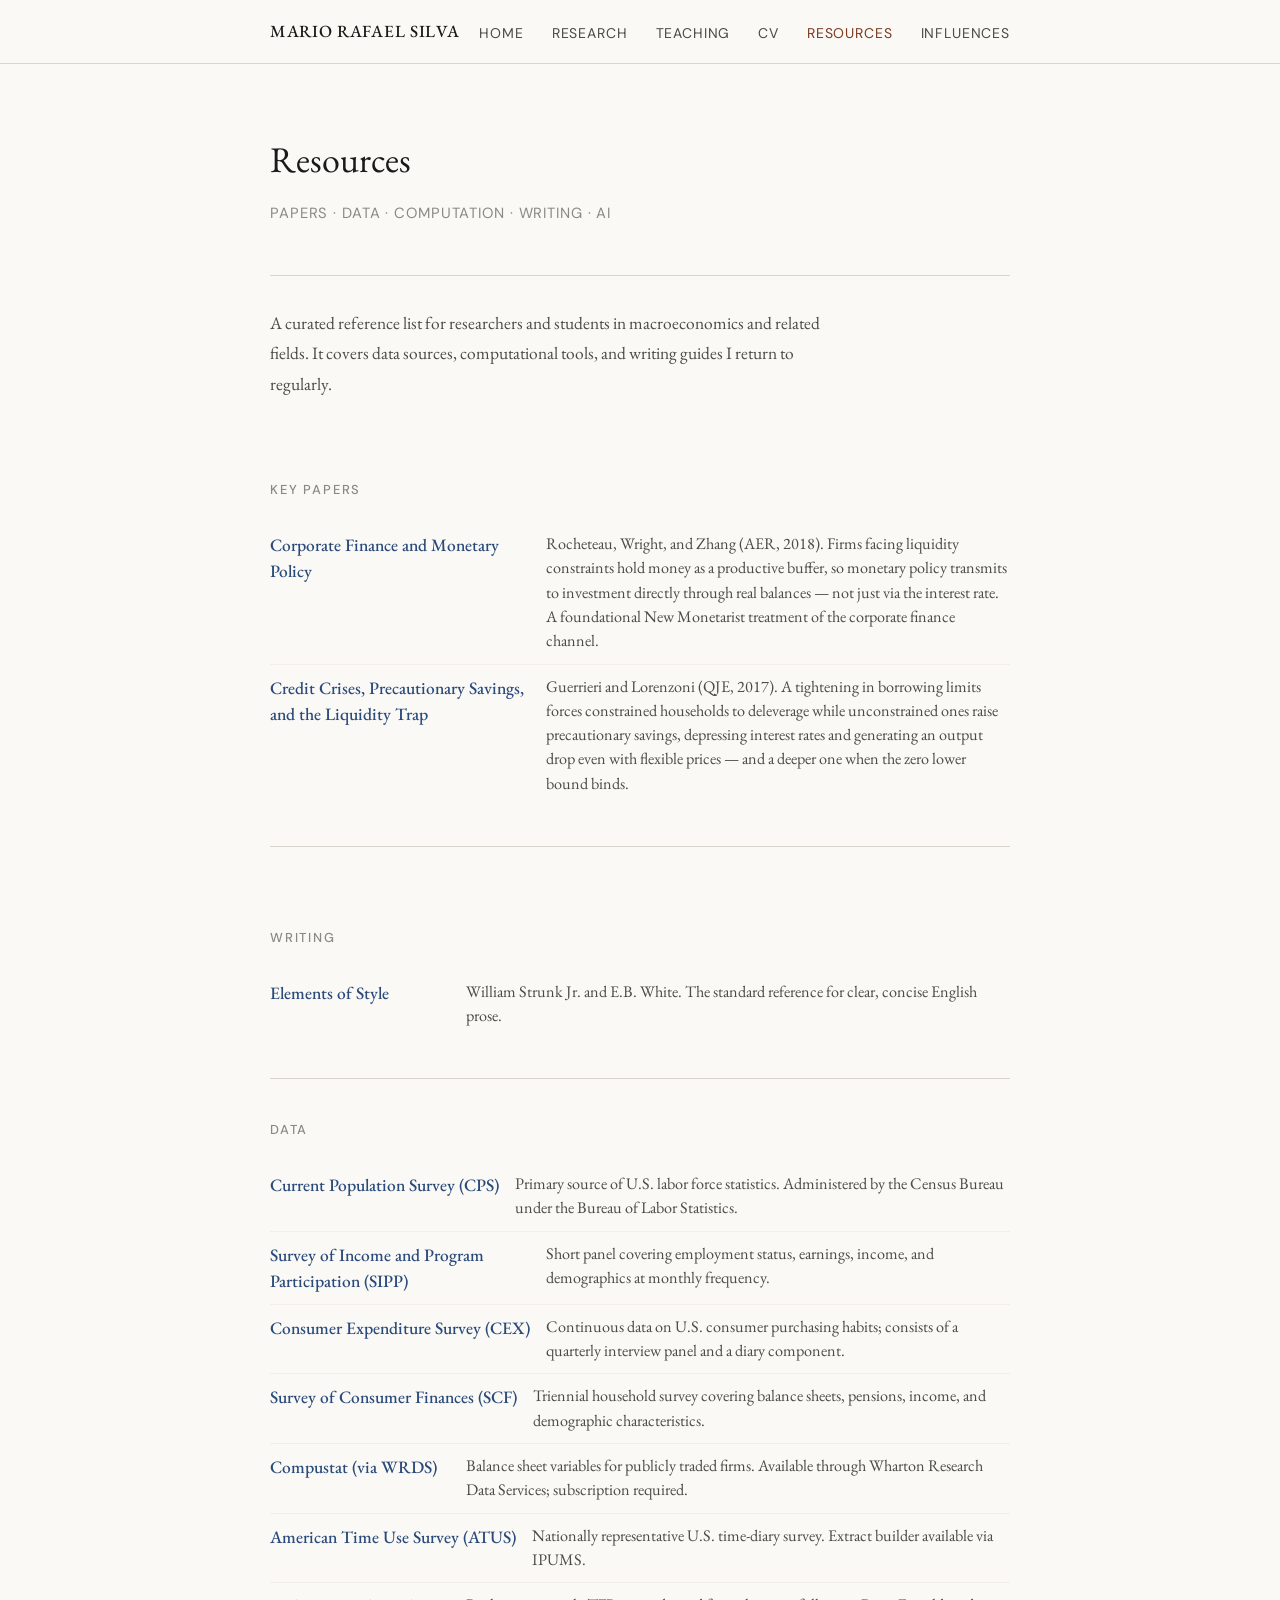
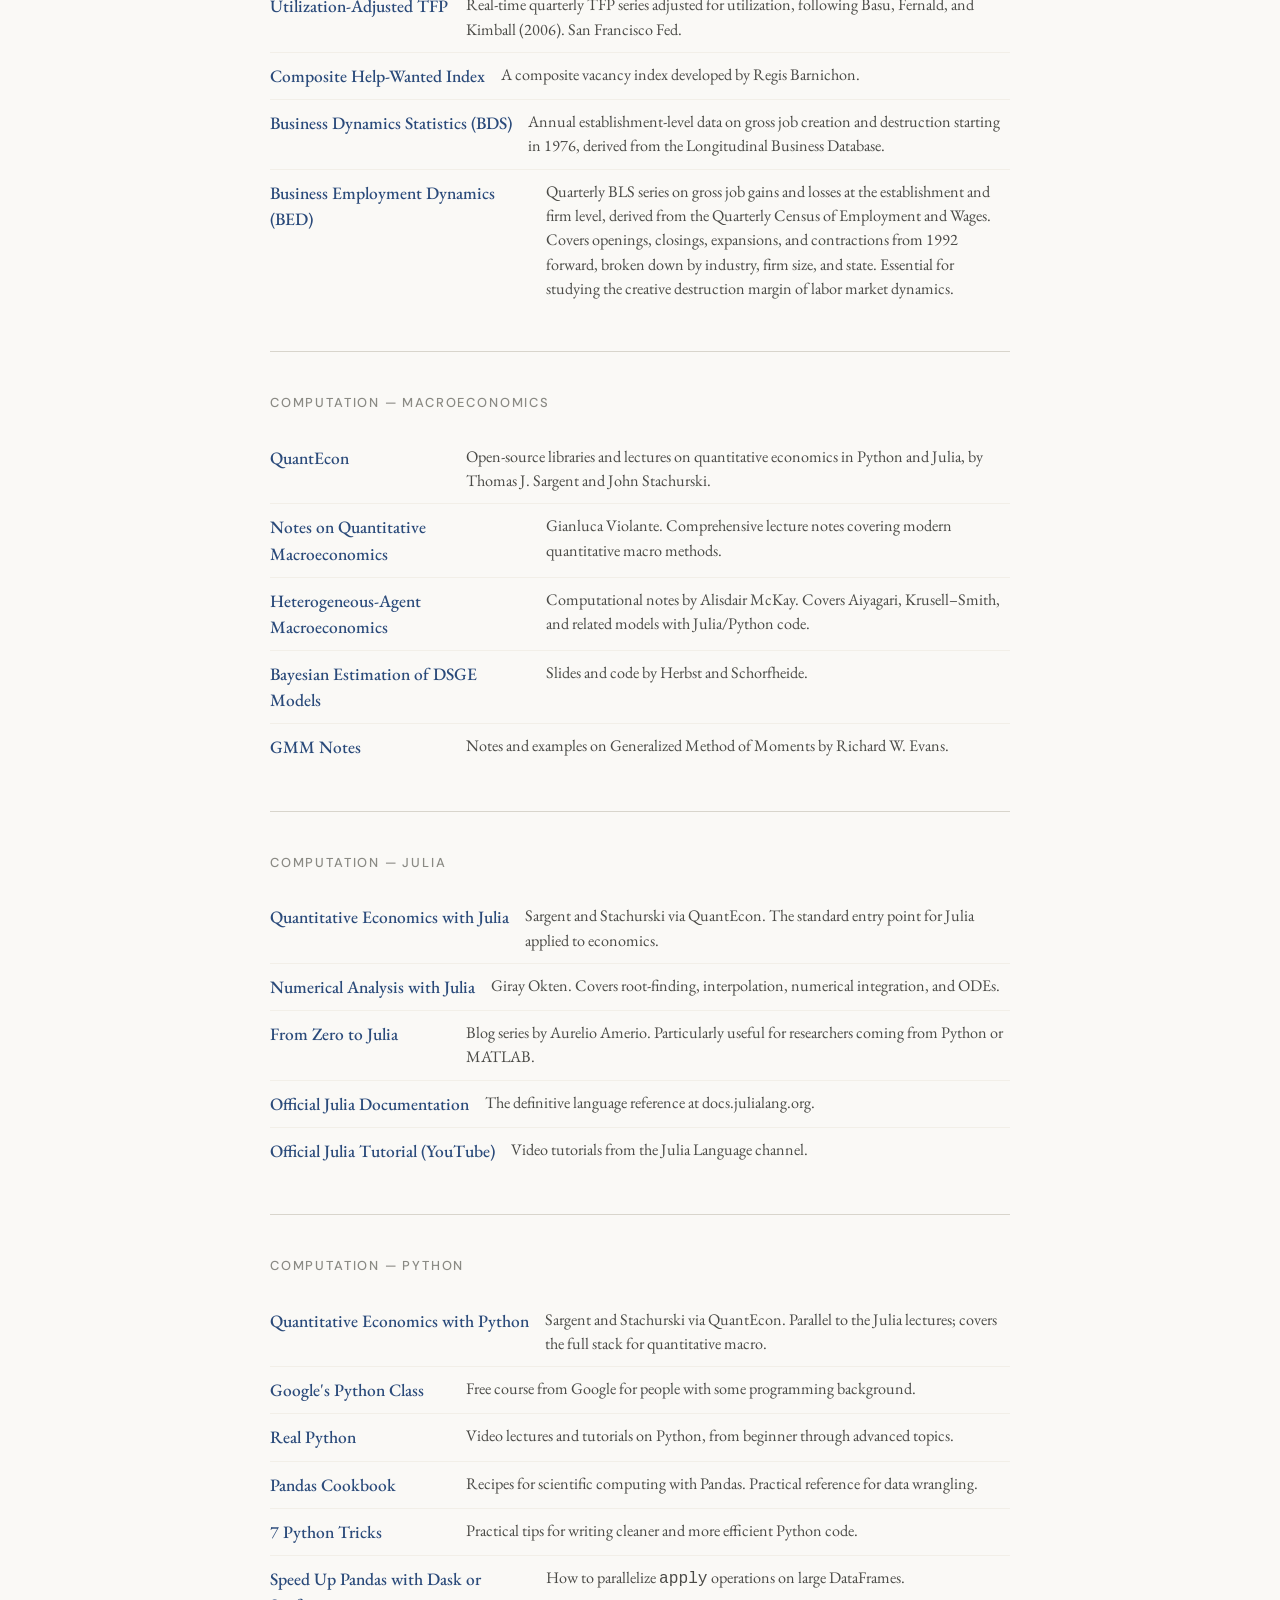
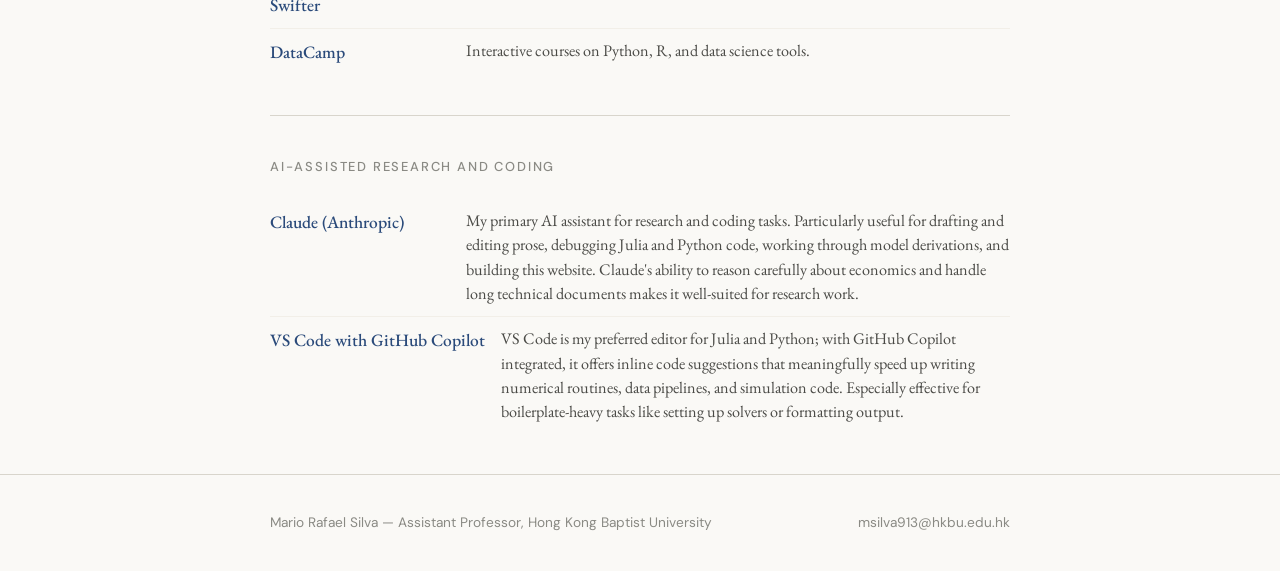
<file: resources.html>
<!DOCTYPE html>
<html lang="en">
<head>
  <meta charset="UTF-8" />
  <meta name="viewport" content="width=device-width, initial-scale=1.0" />
  <meta name="description" content="Resources for researchers and students in macroeconomics — data sources, computational tools, and writing guides curated by Mario Rafael Silva." />
  <title>Resources — Mario Rafael Silva</title>
  <link rel="stylesheet" href="css/style.css" />
</head>
<body>

<script src="nav.js"></script>

<main>
  <div class="page-header fade-in">
    <h1>Resources</h1>
    <p class="subtitle">Papers &middot; Data &middot; Computation &middot; Writing &middot; AI</p>
  </div>

  <p style="padding: 32px 0 0; font-size:.97rem; color:var(--ink-soft); max-width:580px;">
    A curated reference list for researchers and students in macroeconomics and related fields. It covers data sources, computational tools, and writing guides I return to regularly.
  </p>

  <!-- KEY PAPERS -->
  <div class="resource-section" style="margin-top:40px;">
    <h2>Key Papers</h2>
    <ul class="resource-list">
      <li>
        <span class="r-name"><a href="https://www.aeaweb.org/articles?id=10.1257/aer.20150342" target="_blank" rel="noopener">Corporate Finance and Monetary Policy</a></span>
        <span class="r-desc">Rocheteau, Wright, and Zhang (AER, 2018). Firms facing liquidity constraints hold money as a productive buffer, so monetary policy transmits to investment directly through real balances — not just via the interest rate. A foundational New Monetarist treatment of the corporate finance channel.</span>
      </li>
      <li>
        <span class="r-name"><a href="https://academic.oup.com/qje/article-abstract/132/3/1427/3071924" target="_blank" rel="noopener">Credit Crises, Precautionary Savings, and the Liquidity Trap</a></span>
        <span class="r-desc">Guerrieri and Lorenzoni (QJE, 2017). A tightening in borrowing limits forces constrained households to deleverage while unconstrained ones raise precautionary savings, depressing interest rates and generating an output drop even with flexible prices — and a deeper one when the zero lower bound binds.</span>
      </li>
    </ul>
  </div>

  <!-- WRITING -->
  <div class="resource-section" style="margin-top:40px;">
    <h2>Writing</h2>
    <ul class="resource-list">
      <li>
        <span class="r-name"><a href="https://www.gutenberg.org/ebooks/37134" target="_blank" rel="noopener">Elements of Style</a></span>
        <span class="r-desc">William Strunk Jr. and E.B. White. The standard reference for clear, concise English prose.</span>
      </li>
    </ul>
  </div>

  <!-- DATA -->
  <div class="resource-section">
    <h2>Data</h2>
    <ul class="resource-list">
      <li>
        <span class="r-name"><a href="https://www.census.gov/programs-surveys/cps.html" target="_blank" rel="noopener">Current Population Survey (CPS)</a></span>
        <span class="r-desc">Primary source of U.S. labor force statistics. Administered by the Census Bureau under the Bureau of Labor Statistics.</span>
      </li>
      <li>
        <span class="r-name"><a href="https://www.census.gov/sipp/" target="_blank" rel="noopener">Survey of Income and Program Participation (SIPP)</a></span>
        <span class="r-desc">Short panel covering employment status, earnings, income, and demographics at monthly frequency.</span>
      </li>
      <li>
        <span class="r-name"><a href="https://www.bls.gov/cex/" target="_blank" rel="noopener">Consumer Expenditure Survey (CEX)</a></span>
        <span class="r-desc">Continuous data on U.S. consumer purchasing habits; consists of a quarterly interview panel and a diary component.</span>
      </li>
      <li>
        <span class="r-name"><a href="https://www.federalreserve.gov/scf.htm" target="_blank" rel="noopener">Survey of Consumer Finances (SCF)</a></span>
        <span class="r-desc">Triennial household survey covering balance sheets, pensions, income, and demographic characteristics.</span>
      </li>
      <li>
        <span class="r-name"><a href="https://wrds-www.wharton.upenn.edu/" target="_blank" rel="noopener">Compustat (via WRDS)</a></span>
        <span class="r-desc">Balance sheet variables for publicly traded firms. Available through Wharton Research Data Services; subscription required.</span>
      </li>
      <li>
        <span class="r-name"><a href="https://www.bls.gov/tus/" target="_blank" rel="noopener">American Time Use Survey (ATUS)</a></span>
        <span class="r-desc">Nationally representative U.S. time-diary survey. Extract builder available via IPUMS.</span>
      </li>
      <li>
        <span class="r-name"><a href="https://www.frbsf.org/economic-research/indicators-data/total-factor-productivity-tfp/" target="_blank" rel="noopener">Utilization-Adjusted TFP</a></span>
        <span class="r-desc">Real-time quarterly TFP series adjusted for utilization, following Basu, Fernald, and Kimball (2006). San Francisco Fed.</span>
      </li>
      <li>
        <span class="r-name"><a href="https://barnichon.github.io/data.html" target="_blank" rel="noopener">Composite Help-Wanted Index</a></span>
        <span class="r-desc">A composite vacancy index developed by Regis Barnichon.</span>
      </li>
      <li>
        <span class="r-name"><a href="https://www.census.gov/programs-surveys/bds.html" target="_blank" rel="noopener">Business Dynamics Statistics (BDS)</a></span>
        <span class="r-desc">Annual establishment-level data on gross job creation and destruction starting in 1976, derived from the Longitudinal Business Database.</span>
      </li>
      <li>
        <span class="r-name"><a href="https://www.bls.gov/bdm/" target="_blank" rel="noopener">Business Employment Dynamics (BED)</a></span>
        <span class="r-desc">Quarterly BLS series on gross job gains and losses at the establishment and firm level, derived from the Quarterly Census of Employment and Wages. Covers openings, closings, expansions, and contractions from 1992 forward, broken down by industry, firm size, and state. Essential for studying the creative destruction margin of labor market dynamics.</span>
      </li>
    </ul>
  </div>
  <div class="resource-section">
    <h2>Computation — Macroeconomics</h2>
    <ul class="resource-list">
      <li>
        <span class="r-name"><a href="https://quantecon.org" target="_blank" rel="noopener">QuantEcon</a></span>
        <span class="r-desc">Open-source libraries and lectures on quantitative economics in Python and Julia, by Thomas J. Sargent and John Stachurski.</span>
      </li>
      <li>
        <span class="r-name"><a href="https://gianluca.violante.googlepages.com/teaching.html" target="_blank" rel="noopener">Notes on Quantitative Macroeconomics</a></span>
        <span class="r-desc">Gianluca Violante. Comprehensive lecture notes covering modern quantitative macro methods.</span>
      </li>
      <li>
        <span class="r-name"><a href="https://alisdairmckay.com/Notes/HetAgents/index.html" target="_blank" rel="noopener">Heterogeneous-Agent Macroeconomics</a></span>
        <span class="r-desc">Computational notes by Alisdair McKay. Covers Aiyagari, Krusell–Smith, and related models with Julia/Python code.</span>
      </li>
      <li>
        <span class="r-name"><a href="https://web.sas.upenn.edu/schorf/estimation-of-dynamic-stochastic-general-equilibrium-models/" target="_blank" rel="noopener">Bayesian Estimation of DSGE Models</a></span>
        <span class="r-desc">Slides and code by Herbst and Schorfheide.</span>
      </li>
      <li>
        <span class="r-name"><a href="https://www.richmondfed.org/research/people/evans" target="_blank" rel="noopener">GMM Notes</a></span>
        <span class="r-desc">Notes and examples on Generalized Method of Moments by Richard W. Evans.</span>
      </li>
    </ul>
  </div>

  <!-- COMPUTATION: JULIA -->
  <div class="resource-section">
    <h2>Computation — Julia</h2>
    <ul class="resource-list">
      <li>
        <span class="r-name"><a href="https://julia.quantecon.org" target="_blank" rel="noopener">Quantitative Economics with Julia</a></span>
        <span class="r-desc">Sargent and Stachurski via QuantEcon. The standard entry point for Julia applied to economics.</span>
      </li>
      <li>
        <span class="r-name"><a href="http://julia.math.fsu.edu/NumericalAnalysisJulia/book.pdf" target="_blank" rel="noopener">Numerical Analysis with Julia</a></span>
        <span class="r-desc">Giray Okten. Covers root-finding, interpolation, numerical integration, and ODEs.</span>
      </li>
      <li>
        <span class="r-name"><a href="https://techytok.com/from-zero-to-julia/" target="_blank" rel="noopener">From Zero to Julia</a></span>
        <span class="r-desc">Blog series by Aurelio Amerio. Particularly useful for researchers coming from Python or MATLAB.</span>
      </li>
      <li>
        <span class="r-name"><a href="https://docs.julialang.org" target="_blank" rel="noopener">Official Julia Documentation</a></span>
        <span class="r-desc">The definitive language reference at docs.julialang.org.</span>
      </li>
      <li>
        <span class="r-name"><a href="https://www.youtube.com/user/JuliaLanguage" target="_blank" rel="noopener">Official Julia Tutorial (YouTube)</a></span>
        <span class="r-desc">Video tutorials from the Julia Language channel.</span>
      </li>
    </ul>
  </div>

  <!-- COMPUTATION: PYTHON -->
  <div class="resource-section">
    <h2>Computation — Python</h2>
    <ul class="resource-list">
      <li>
        <span class="r-name"><a href="https://python.quantecon.org" target="_blank" rel="noopener">Quantitative Economics with Python</a></span>
        <span class="r-desc">Sargent and Stachurski via QuantEcon. Parallel to the Julia lectures; covers the full stack for quantitative macro.</span>
      </li>
      <li>
        <span class="r-name"><a href="https://developers.google.com/edu/python" target="_blank" rel="noopener">Google's Python Class</a></span>
        <span class="r-desc">Free course from Google for people with some programming background.</span>
      </li>
      <li>
        <span class="r-name"><a href="https://realpython.com" target="_blank" rel="noopener">Real Python</a></span>
        <span class="r-desc">Video lectures and tutorials on Python, from beginner through advanced topics.</span>
      </li>
      <li>
        <span class="r-name"><a href="https://github.com/PacktPublishing/Pandas-Cookbook" target="_blank" rel="noopener">Pandas Cookbook</a></span>
        <span class="r-desc">Recipes for scientific computing with Pandas. Practical reference for data wrangling.</span>
      </li>
      <li>
        <span class="r-name"><a href="https://medium.com/swlh/7-python-tricks-to-make-code-better-and-smarter-48af4aabc2e9" target="_blank" rel="noopener">7 Python Tricks</a></span>
        <span class="r-desc">Practical tips for writing cleaner and more efficient Python code.</span>
      </li>
      <li>
        <span class="r-name"><a href="https://towardsdatascience.com/make-your-own-super-pandas-using-multiproc-1c04f41f67f" target="_blank" rel="noopener">Speed Up Pandas with Dask or Swifter</a></span>
        <span class="r-desc">How to parallelize <code>apply</code> operations on large DataFrames.</span>
      </li>
      <li>
        <span class="r-name"><a href="https://www.datacamp.com" target="_blank" rel="noopener">DataCamp</a></span>
        <span class="r-desc">Interactive courses on Python, R, and data science tools.</span>
      </li>
    </ul>
  </div>

  <!-- AI TOOLS -->
  <div class="resource-section">
    <h2>AI-Assisted Research and Coding</h2>
    <ul class="resource-list">
      <li>
        <span class="r-name"><a href="https://claude.ai" target="_blank" rel="noopener">Claude (Anthropic)</a></span>
        <span class="r-desc">My primary AI assistant for research and coding tasks. Particularly useful for drafting and editing prose, debugging Julia and Python code, working through model derivations, and building this website. Claude's ability to reason carefully about economics and handle long technical documents makes it well-suited for research work.</span>
      </li>
      <li>
        <span class="r-name"><a href="https://code.visualstudio.com" target="_blank" rel="noopener">VS Code with GitHub Copilot</a></span>
        <span class="r-desc">VS Code is my preferred editor for Julia and Python; with GitHub Copilot integrated, it offers inline code suggestions that meaningfully speed up writing numerical routines, data pipelines, and simulation code. Especially effective for boilerplate-heavy tasks like setting up solvers or formatting output.</span>
      </li>
    </ul>
  </div>

</main>

</body>
</html>
</file>
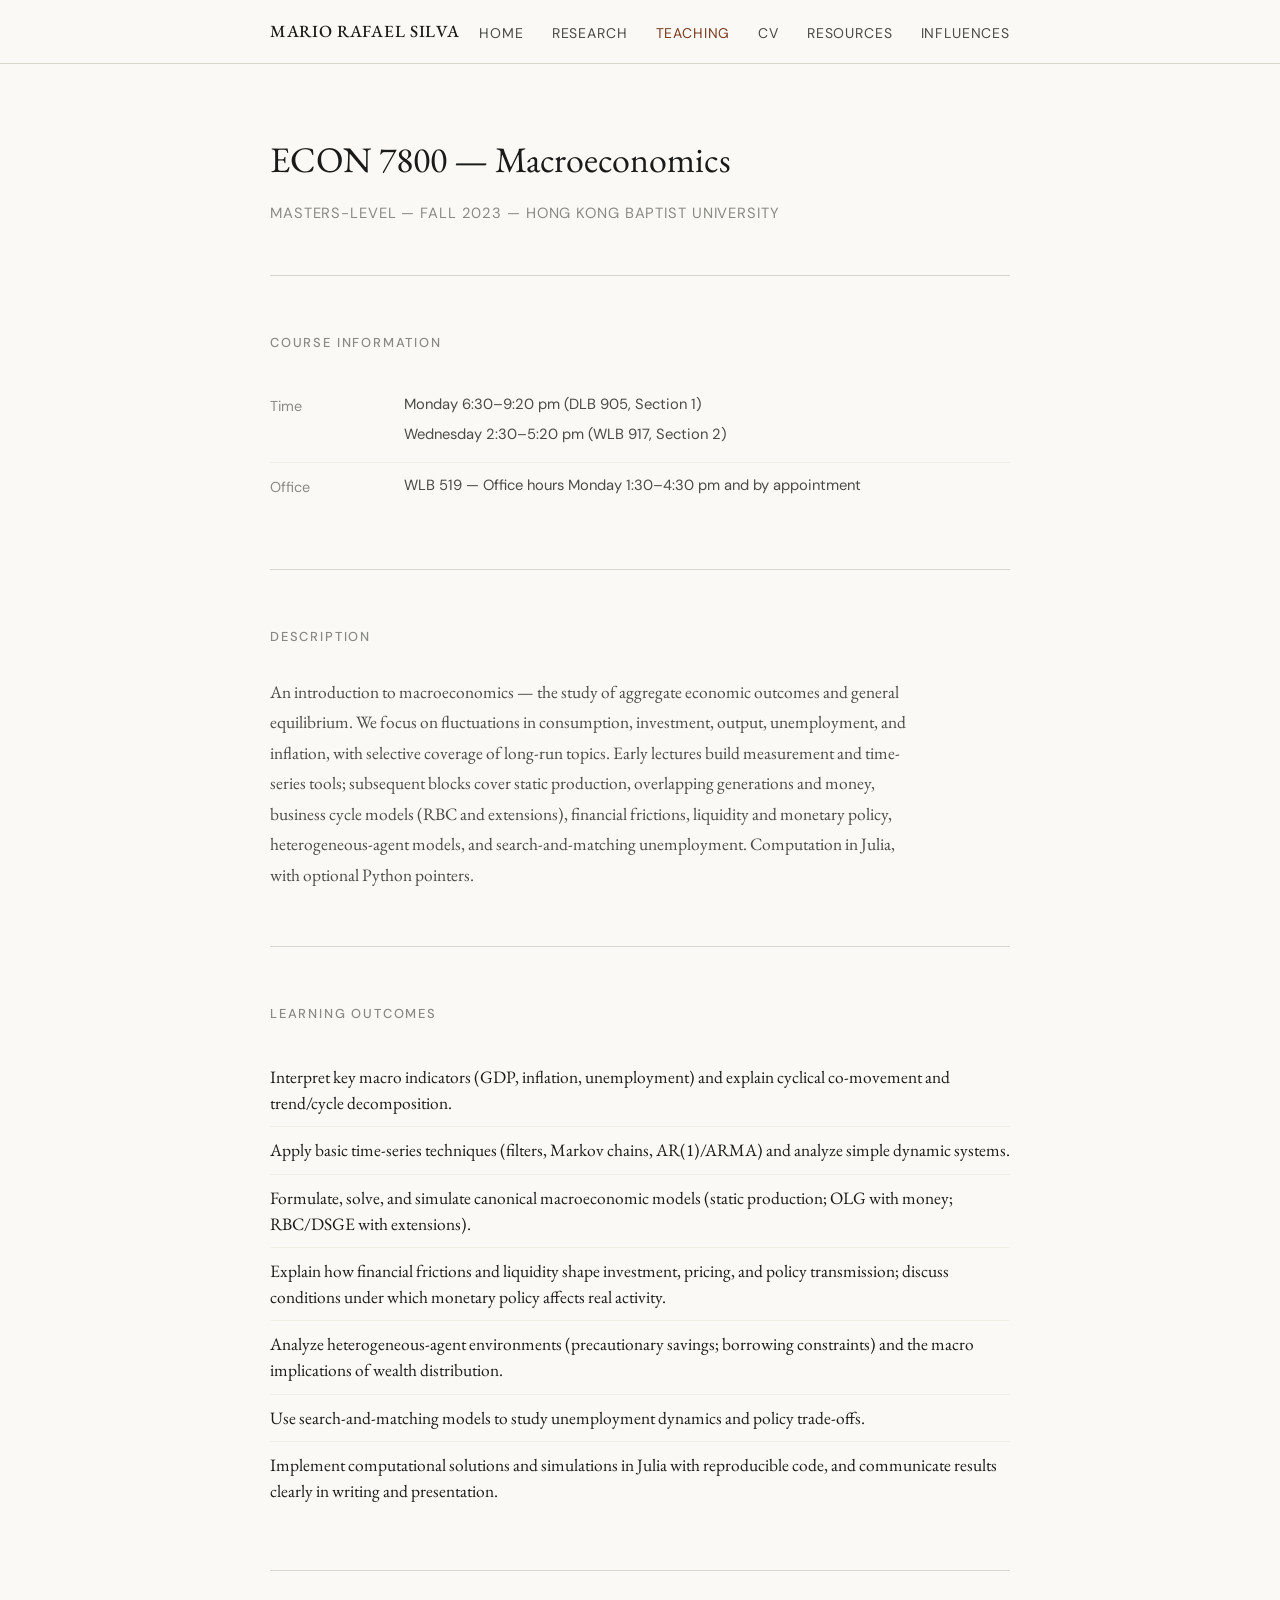
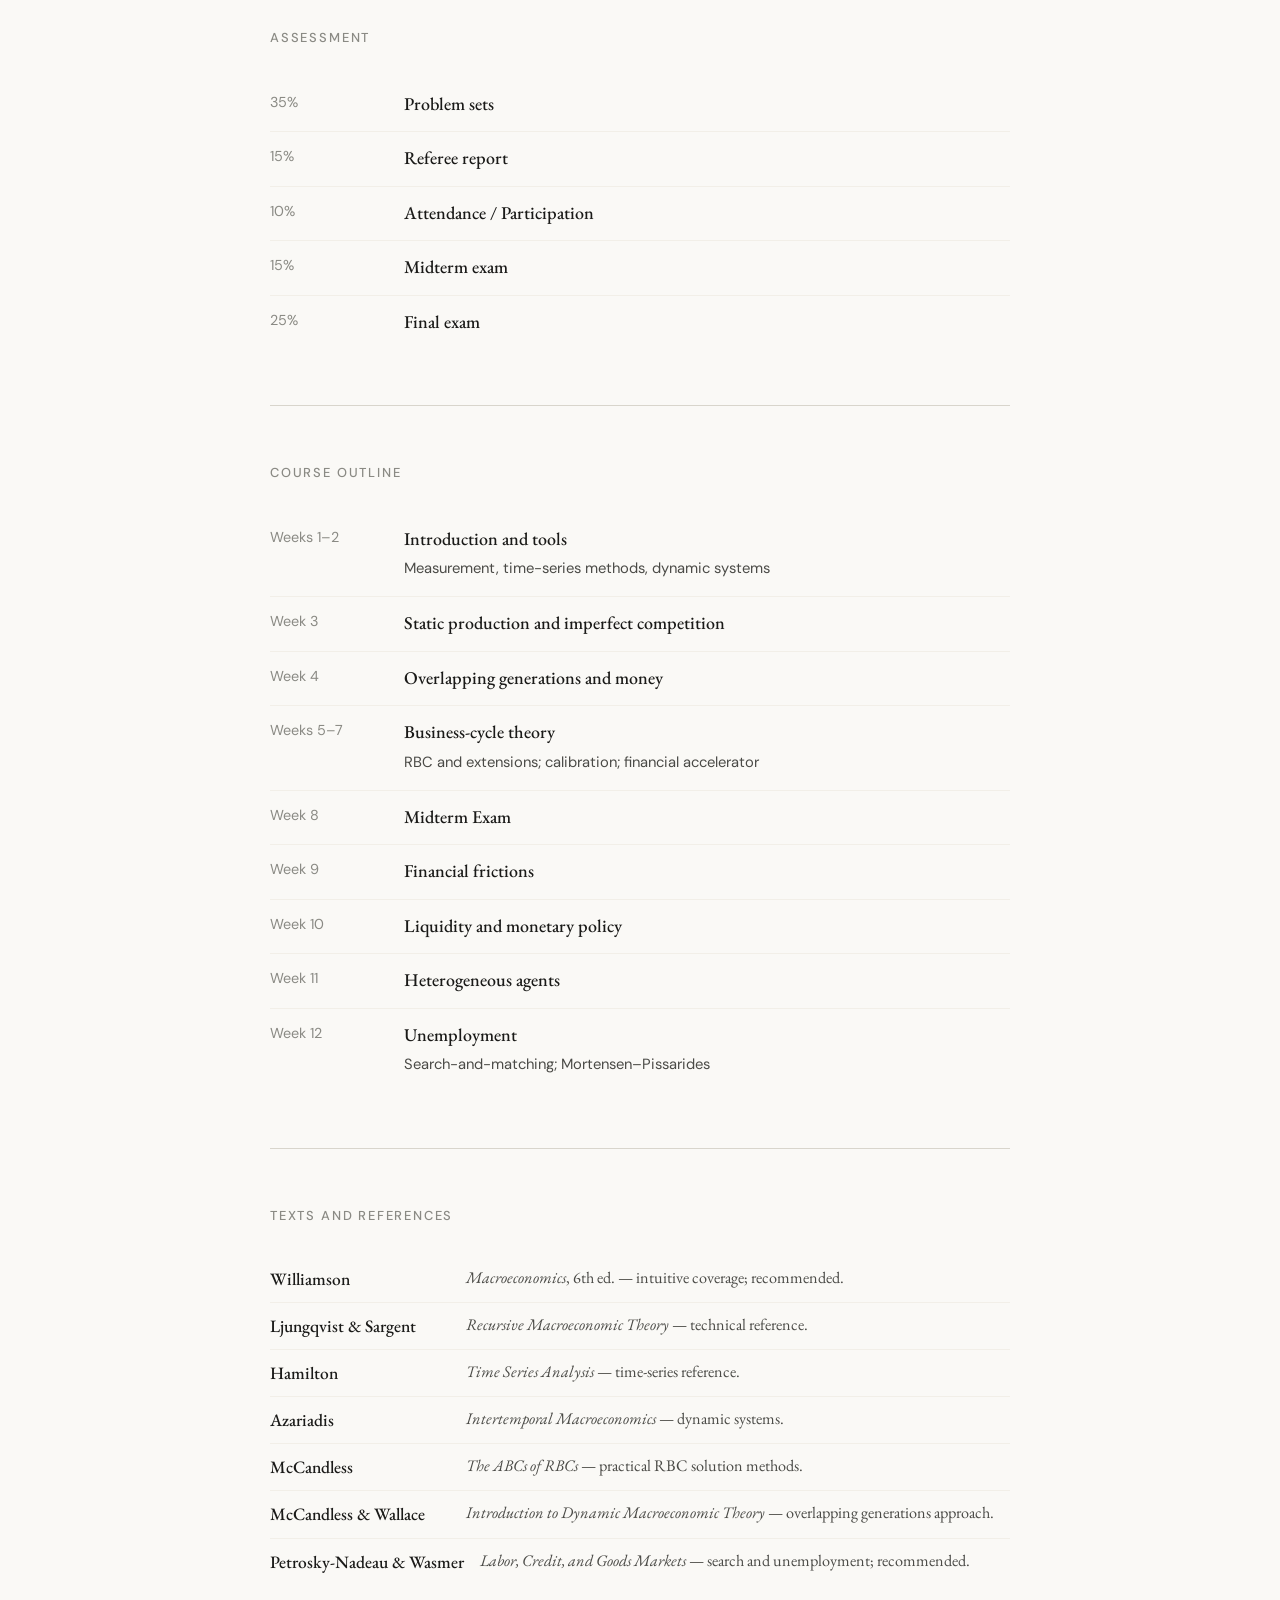
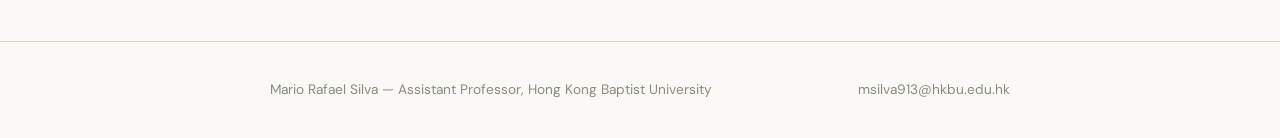
<file: teaching-econ7800.html>
<!DOCTYPE html>
<html lang="en">
<head>
  <meta charset="UTF-8" />
  <meta name="viewport" content="width=device-width, initial-scale=1.0" />
  <title>ECON 7800 Syllabus — Mario Rafael Silva</title>
  <link rel="stylesheet" href="css/style.css" />
</head>
<body>

<script src="nav.js"></script>

<main>
  <div class="page-header fade-in">
    <h1>ECON 7800 — Macroeconomics</h1>
    <p class="subtitle">Masters-Level &mdash; Fall 2023 &mdash; Hong Kong Baptist University</p>
  </div>

  <section class="section">
    <p class="section-label">Course Information</p>
    <div class="cv-entry">
      <span class="cv-year">Time</span>
      <div class="cv-body">
        <em>Monday 6:30–9:20 pm (DLB 905, Section 1)</em>
        <em>Wednesday 2:30–5:20 pm (WLB 917, Section 2)</em>
      </div>
    </div>
    <div class="cv-entry">
      <span class="cv-year">Office</span>
      <div class="cv-body"><em>WLB 519 &mdash; Office hours Monday 1:30–4:30 pm and by appointment</em></div>
    </div>
  </section>

  <section class="section">
    <p class="section-label">Description</p>
    <div class="prose" style="font-size:.97rem; color:var(--ink-soft); max-width:640px;">
      <p>An introduction to macroeconomics — the study of aggregate economic outcomes and general equilibrium. We focus on fluctuations in consumption, investment, output, unemployment, and inflation, with selective coverage of long-run topics. Early lectures build measurement and time-series tools; subsequent blocks cover static production, overlapping generations and money, business cycle models (RBC and extensions), financial frictions, liquidity and monetary policy, heterogeneous-agent models, and search-and-matching unemployment. Computation in Julia, with optional Python pointers.</p>
    </div>
  </section>

  <section class="section">
    <p class="section-label">Learning Outcomes</p>
    <ul class="resource-list" style="list-style:none;">
      <li style="flex-direction:column; gap:2px;">Interpret key macro indicators (GDP, inflation, unemployment) and explain cyclical co-movement and trend/cycle decomposition.</li>
      <li style="flex-direction:column; gap:2px;">Apply basic time-series techniques (filters, Markov chains, AR(1)/ARMA) and analyze simple dynamic systems.</li>
      <li style="flex-direction:column; gap:2px;">Formulate, solve, and simulate canonical macroeconomic models (static production; OLG with money; RBC/DSGE with extensions).</li>
      <li style="flex-direction:column; gap:2px;">Explain how financial frictions and liquidity shape investment, pricing, and policy transmission; discuss conditions under which monetary policy affects real activity.</li>
      <li style="flex-direction:column; gap:2px;">Analyze heterogeneous-agent environments (precautionary savings; borrowing constraints) and the macro implications of wealth distribution.</li>
      <li style="flex-direction:column; gap:2px;">Use search-and-matching models to study unemployment dynamics and policy trade-offs.</li>
      <li style="flex-direction:column; gap:2px;">Implement computational solutions and simulations in Julia with reproducible code, and communicate results clearly in writing and presentation.</li>
    </ul>
  </section>

  <section class="section">
    <p class="section-label">Assessment</p>
    <div class="cv-entry"><span class="cv-year">35%</span><div class="cv-body"><strong>Problem sets</strong></div></div>
    <div class="cv-entry"><span class="cv-year">15%</span><div class="cv-body"><strong>Referee report</strong></div></div>
    <div class="cv-entry"><span class="cv-year">10%</span><div class="cv-body"><strong>Attendance / Participation</strong></div></div>
    <div class="cv-entry"><span class="cv-year">15%</span><div class="cv-body"><strong>Midterm exam</strong></div></div>
    <div class="cv-entry"><span class="cv-year">25%</span><div class="cv-body"><strong>Final exam</strong></div></div>
  </section>

  <section class="section">
    <p class="section-label">Course Outline</p>
    <div class="cv-entry"><span class="cv-year">Weeks 1–2</span><div class="cv-body"><strong>Introduction and tools</strong><em>Measurement, time-series methods, dynamic systems</em></div></div>
    <div class="cv-entry"><span class="cv-year">Week 3</span><div class="cv-body"><strong>Static production and imperfect competition</strong></div></div>
    <div class="cv-entry"><span class="cv-year">Week 4</span><div class="cv-body"><strong>Overlapping generations and money</strong></div></div>
    <div class="cv-entry"><span class="cv-year">Weeks 5–7</span><div class="cv-body"><strong>Business-cycle theory</strong><em>RBC and extensions; calibration; financial accelerator</em></div></div>
    <div class="cv-entry"><span class="cv-year">Week 8</span><div class="cv-body"><strong>Midterm Exam</strong></div></div>
    <div class="cv-entry"><span class="cv-year">Week 9</span><div class="cv-body"><strong>Financial frictions</strong></div></div>
    <div class="cv-entry"><span class="cv-year">Week 10</span><div class="cv-body"><strong>Liquidity and monetary policy</strong></div></div>
    <div class="cv-entry"><span class="cv-year">Week 11</span><div class="cv-body"><strong>Heterogeneous agents</strong></div></div>
    <div class="cv-entry"><span class="cv-year">Week 12</span><div class="cv-body"><strong>Unemployment</strong><em>Search-and-matching; Mortensen–Pissarides</em></div></div>
  </section>

  <section class="section">
    <p class="section-label">Texts and References</p>
    <ul class="resource-list">
      <li><span class="r-name">Williamson</span><span class="r-desc"><em>Macroeconomics</em>, 6th ed. — intuitive coverage; recommended.</span></li>
      <li><span class="r-name">Ljungqvist &amp; Sargent</span><span class="r-desc"><em>Recursive Macroeconomic Theory</em> — technical reference.</span></li>
      <li><span class="r-name">Hamilton</span><span class="r-desc"><em>Time Series Analysis</em> — time-series reference.</span></li>
      <li><span class="r-name">Azariadis</span><span class="r-desc"><em>Intertemporal Macroeconomics</em> — dynamic systems.</span></li>
      <li><span class="r-name">McCandless</span><span class="r-desc"><em>The ABCs of RBCs</em> — practical RBC solution methods.</span></li>
      <li><span class="r-name">McCandless &amp; Wallace</span><span class="r-desc"><em>Introduction to Dynamic Macroeconomic Theory</em> — overlapping generations approach.</span></li>
      <li><span class="r-name">Petrosky-Nadeau &amp; Wasmer</span><span class="r-desc"><em>Labor, Credit, and Goods Markets</em> — search and unemployment; recommended.</span></li>
    </ul>
  </section>

</main>

</body>
</html>
</file>
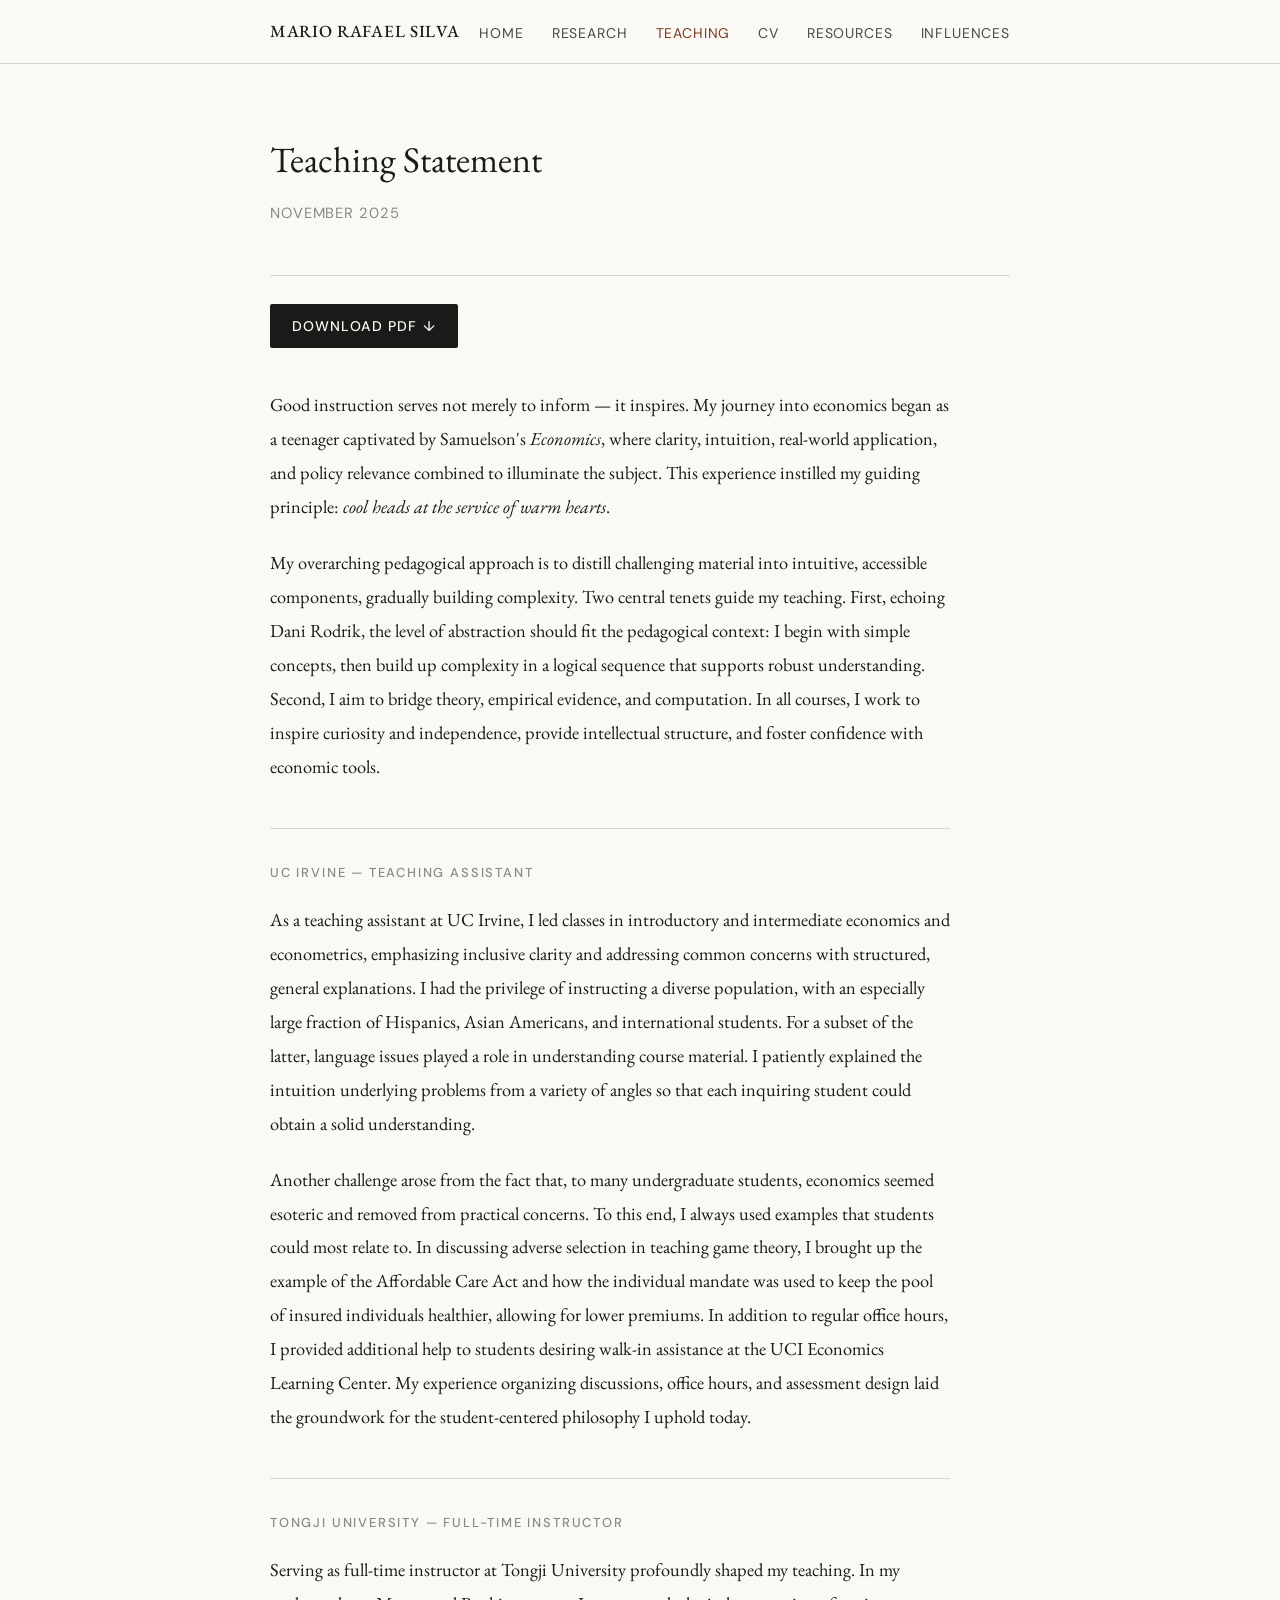
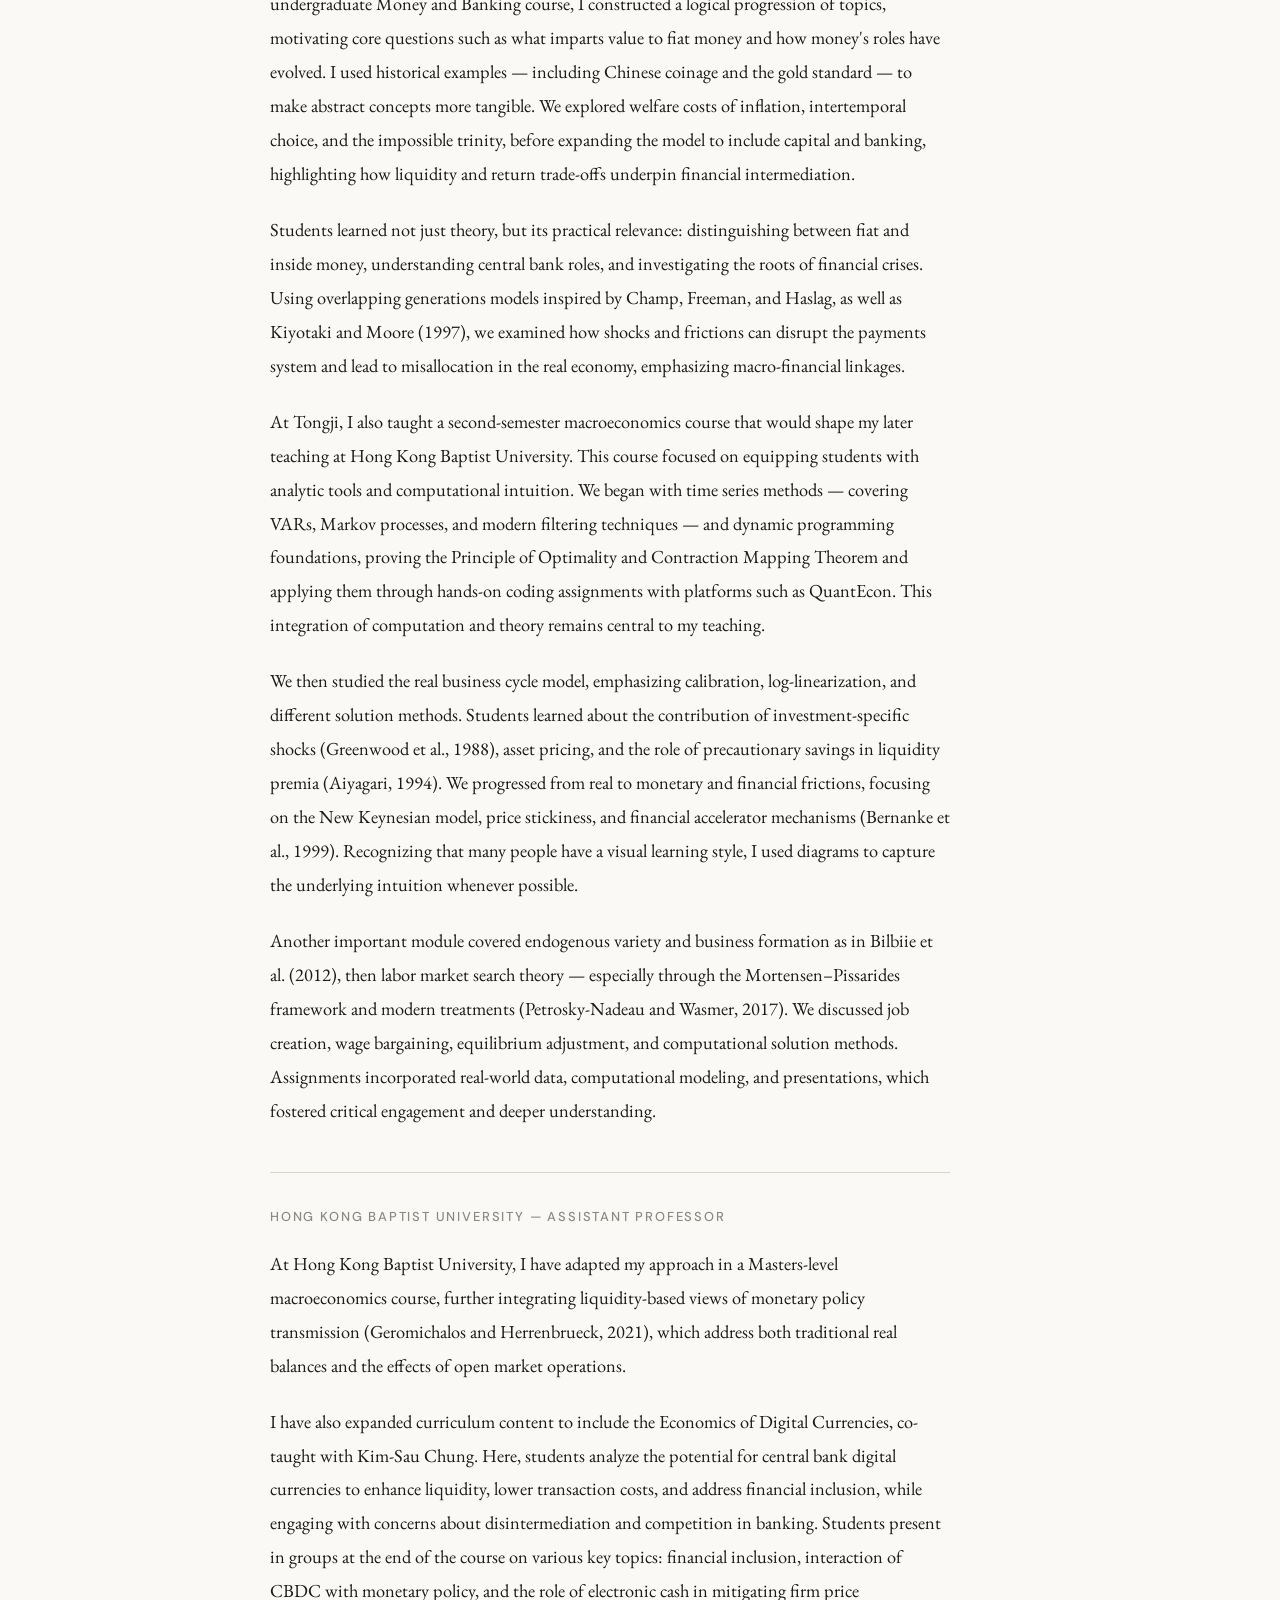
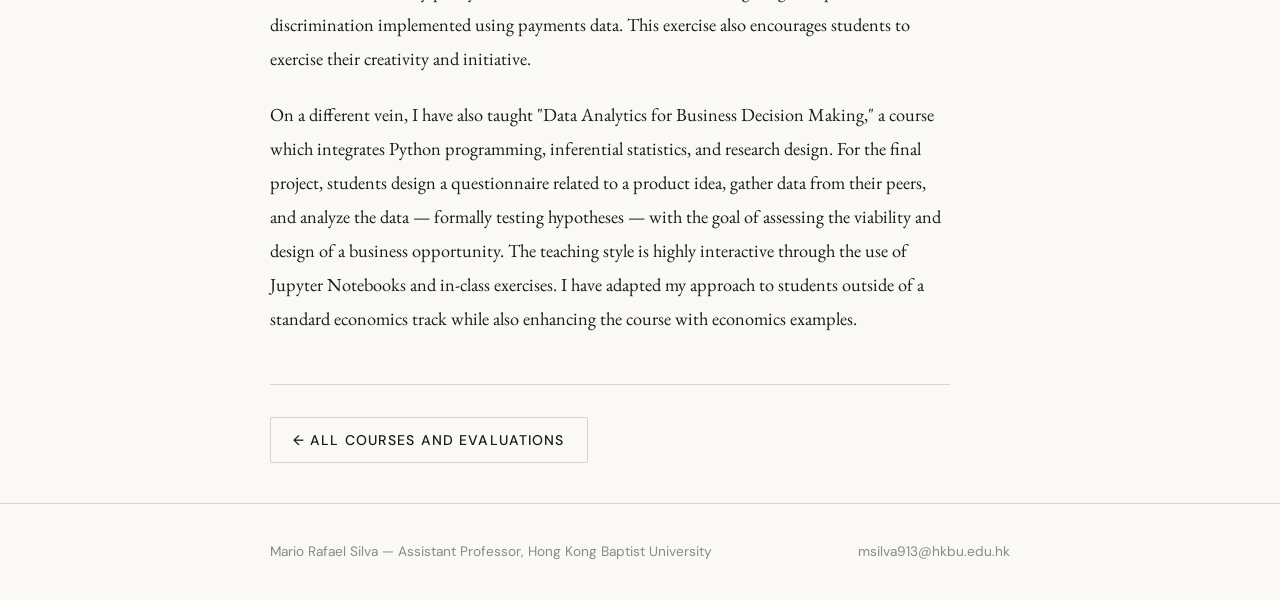
<file: teaching-statement.html>
<!DOCTYPE html>
<html lang="en">
<head>
  <meta charset="UTF-8" />
  <meta name="viewport" content="width=device-width, initial-scale=1.0" />
  <meta name="description" content="Teaching statement by Mario Rafael Silva — macroeconomist at Hong Kong Baptist University." />
  <title>Teaching Statement — Mario Rafael Silva</title>
  <link rel="stylesheet" href="css/style.css" />
</head>
<body>

<script src="nav.js"></script>

<main>
  <div class="page-header fade-in">
    <h1>Teaching Statement</h1>
    <p class="subtitle">November 2025</p>
  </div>

  <p style="padding: 28px 0 0;">
    <a class="btn btn-primary" href="teaching_statement.pdf" target="_blank" rel="noopener">Download PDF &darr;</a>
  </p>

  <div style="padding: 40px 0; max-width: 680px;">
    <div class="prose" style="font-size: 1.02rem; line-height: 1.85; color: var(--ink);">

      <!-- ── GUIDING PRINCIPLE ──────────────────── -->
      <p>
        Good instruction serves not merely to inform — it inspires. My journey into economics began as a teenager captivated by Samuelson's <em>Economics</em>, where clarity, intuition, real-world application, and policy relevance combined to illuminate the subject. This experience instilled my guiding principle: <em>cool heads at the service of warm hearts</em>.
      </p>
      <p>
        My overarching pedagogical approach is to distill challenging material into intuitive, accessible components, gradually building complexity. Two central tenets guide my teaching. First, echoing Dani Rodrik, the level of abstraction should fit the pedagogical context: I begin with simple concepts, then build up complexity in a logical sequence that supports robust understanding. Second, I aim to bridge theory, empirical evidence, and computation. In all courses, I work to inspire curiosity and independence, provide intellectual structure, and foster confidence with economic tools.
      </p>

      <!-- ── UC IRVINE ──────────────────────────── -->
      <div style="margin-top: 44px; padding-top: 32px; border-top: 1px solid var(--rule);">
        <p style="font-family: var(--sans); font-size: .72rem; font-weight: 500; letter-spacing: .14em; text-transform: uppercase; color: var(--ink-muted); margin-bottom: 18px;">UC Irvine — Teaching Assistant</p>
        <p>
          As a teaching assistant at UC Irvine, I led classes in introductory and intermediate economics and econometrics, emphasizing inclusive clarity and addressing common concerns with structured, general explanations. I had the privilege of instructing a diverse population, with an especially large fraction of Hispanics, Asian Americans, and international students. For a subset of the latter, language issues played a role in understanding course material. I patiently explained the intuition underlying problems from a variety of angles so that each inquiring student could obtain a solid understanding.
        </p>
        <p>
          Another challenge arose from the fact that, to many undergraduate students, economics seemed esoteric and removed from practical concerns. To this end, I always used examples that students could most relate to. In discussing adverse selection in teaching game theory, I brought up the example of the Affordable Care Act and how the individual mandate was used to keep the pool of insured individuals healthier, allowing for lower premiums. In addition to regular office hours, I provided additional help to students desiring walk-in assistance at the UCI Economics Learning Center. My experience organizing discussions, office hours, and assessment design laid the groundwork for the student-centered philosophy I uphold today.
        </p>
      </div>

      <!-- ── TONGJI ─────────────────────────────── -->
      <div style="margin-top: 44px; padding-top: 32px; border-top: 1px solid var(--rule);">
        <p style="font-family: var(--sans); font-size: .72rem; font-weight: 500; letter-spacing: .14em; text-transform: uppercase; color: var(--ink-muted); margin-bottom: 18px;">Tongji University — Full-Time Instructor</p>
        <p>
          Serving as full-time instructor at Tongji University profoundly shaped my teaching. In my undergraduate Money and Banking course, I constructed a logical progression of topics, motivating core questions such as what imparts value to fiat money and how money's roles have evolved. I used historical examples — including Chinese coinage and the gold standard — to make abstract concepts more tangible. We explored welfare costs of inflation, intertemporal choice, and the impossible trinity, before expanding the model to include capital and banking, highlighting how liquidity and return trade-offs underpin financial intermediation.
        </p>
        <p>
          Students learned not just theory, but its practical relevance: distinguishing between fiat and inside money, understanding central bank roles, and investigating the roots of financial crises. Using overlapping generations models inspired by Champ, Freeman, and Haslag, as well as Kiyotaki and Moore (1997), we examined how shocks and frictions can disrupt the payments system and lead to misallocation in the real economy, emphasizing macro-financial linkages.
        </p>
        <p>
          At Tongji, I also taught a second-semester macroeconomics course that would shape my later teaching at Hong Kong Baptist University. This course focused on equipping students with analytic tools and computational intuition. We began with time series methods — covering VARs, Markov processes, and modern filtering techniques — and dynamic programming foundations, proving the Principle of Optimality and Contraction Mapping Theorem and applying them through hands-on coding assignments with platforms such as QuantEcon. This integration of computation and theory remains central to my teaching.
        </p>
        <p>
          We then studied the real business cycle model, emphasizing calibration, log-linearization, and different solution methods. Students learned about the contribution of investment-specific shocks (Greenwood et al., 1988), asset pricing, and the role of precautionary savings in liquidity premia (Aiyagari, 1994). We progressed from real to monetary and financial frictions, focusing on the New Keynesian model, price stickiness, and financial accelerator mechanisms (Bernanke et al., 1999). Recognizing that many people have a visual learning style, I used diagrams to capture the underlying intuition whenever possible.
        </p>
        <p>
          Another important module covered endogenous variety and business formation as in Bilbiie et al. (2012), then labor market search theory — especially through the Mortensen–Pissarides framework and modern treatments (Petrosky-Nadeau and Wasmer, 2017). We discussed job creation, wage bargaining, equilibrium adjustment, and computational solution methods. Assignments incorporated real-world data, computational modeling, and presentations, which fostered critical engagement and deeper understanding.
        </p>
      </div>

      <!-- ── HKBU ───────────────────────────────── -->
      <div style="margin-top: 44px; padding-top: 32px; border-top: 1px solid var(--rule);">
        <p style="font-family: var(--sans); font-size: .72rem; font-weight: 500; letter-spacing: .14em; text-transform: uppercase; color: var(--ink-muted); margin-bottom: 18px;">Hong Kong Baptist University — Assistant Professor</p>
        <p>
          At Hong Kong Baptist University, I have adapted my approach in a Masters-level macroeconomics course, further integrating liquidity-based views of monetary policy transmission (Geromichalos and Herrenbrueck, 2021), which address both traditional real balances and the effects of open market operations.
        </p>
        <p>
          I have also expanded curriculum content to include the Economics of Digital Currencies, co-taught with Kim-Sau Chung. Here, students analyze the potential for central bank digital currencies to enhance liquidity, lower transaction costs, and address financial inclusion, while engaging with concerns about disintermediation and competition in banking. Students present in groups at the end of the course on various key topics: financial inclusion, interaction of CBDC with monetary policy, and the role of electronic cash in mitigating firm price discrimination implemented using payments data. This exercise also encourages students to exercise their creativity and initiative.
        </p>
        <p>
          On a different vein, I have also taught "Data Analytics for Business Decision Making," a course which integrates Python programming, inferential statistics, and research design. For the final project, students design a questionnaire related to a product idea, gather data from their peers, and analyze the data — formally testing hypotheses — with the goal of assessing the viability and design of a business opportunity. The teaching style is highly interactive through the use of Jupyter Notebooks and in-class exercises. I have adapted my approach to students outside of a standard economics track while also enhancing the course with economics examples.
        </p>
      </div>

    </div>

    <p style="margin-top: 48px; padding-top: 32px; border-top: 1px solid var(--rule);">
      <a class="btn btn-secondary" href="teaching.html">&larr; All courses and evaluations</a>
    </p>
  </div>
</main>

</body>
</html>
</file>
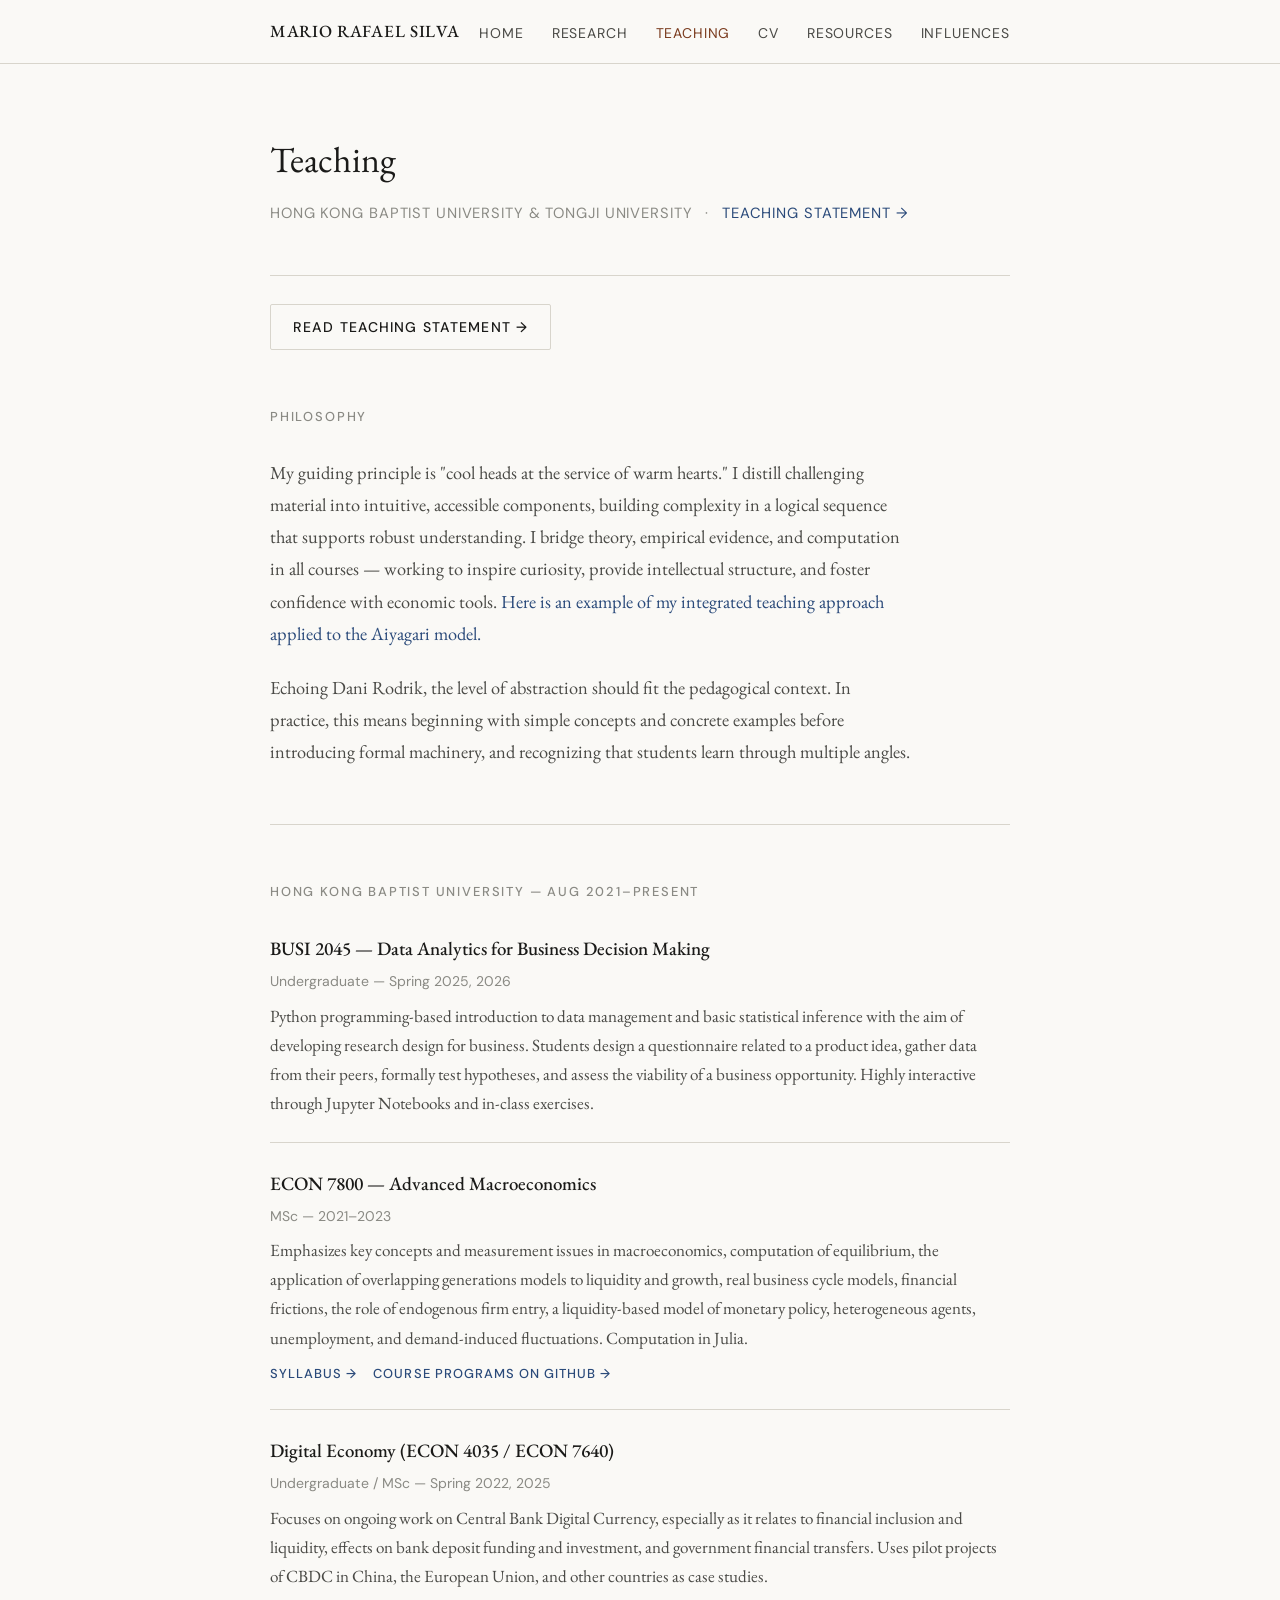
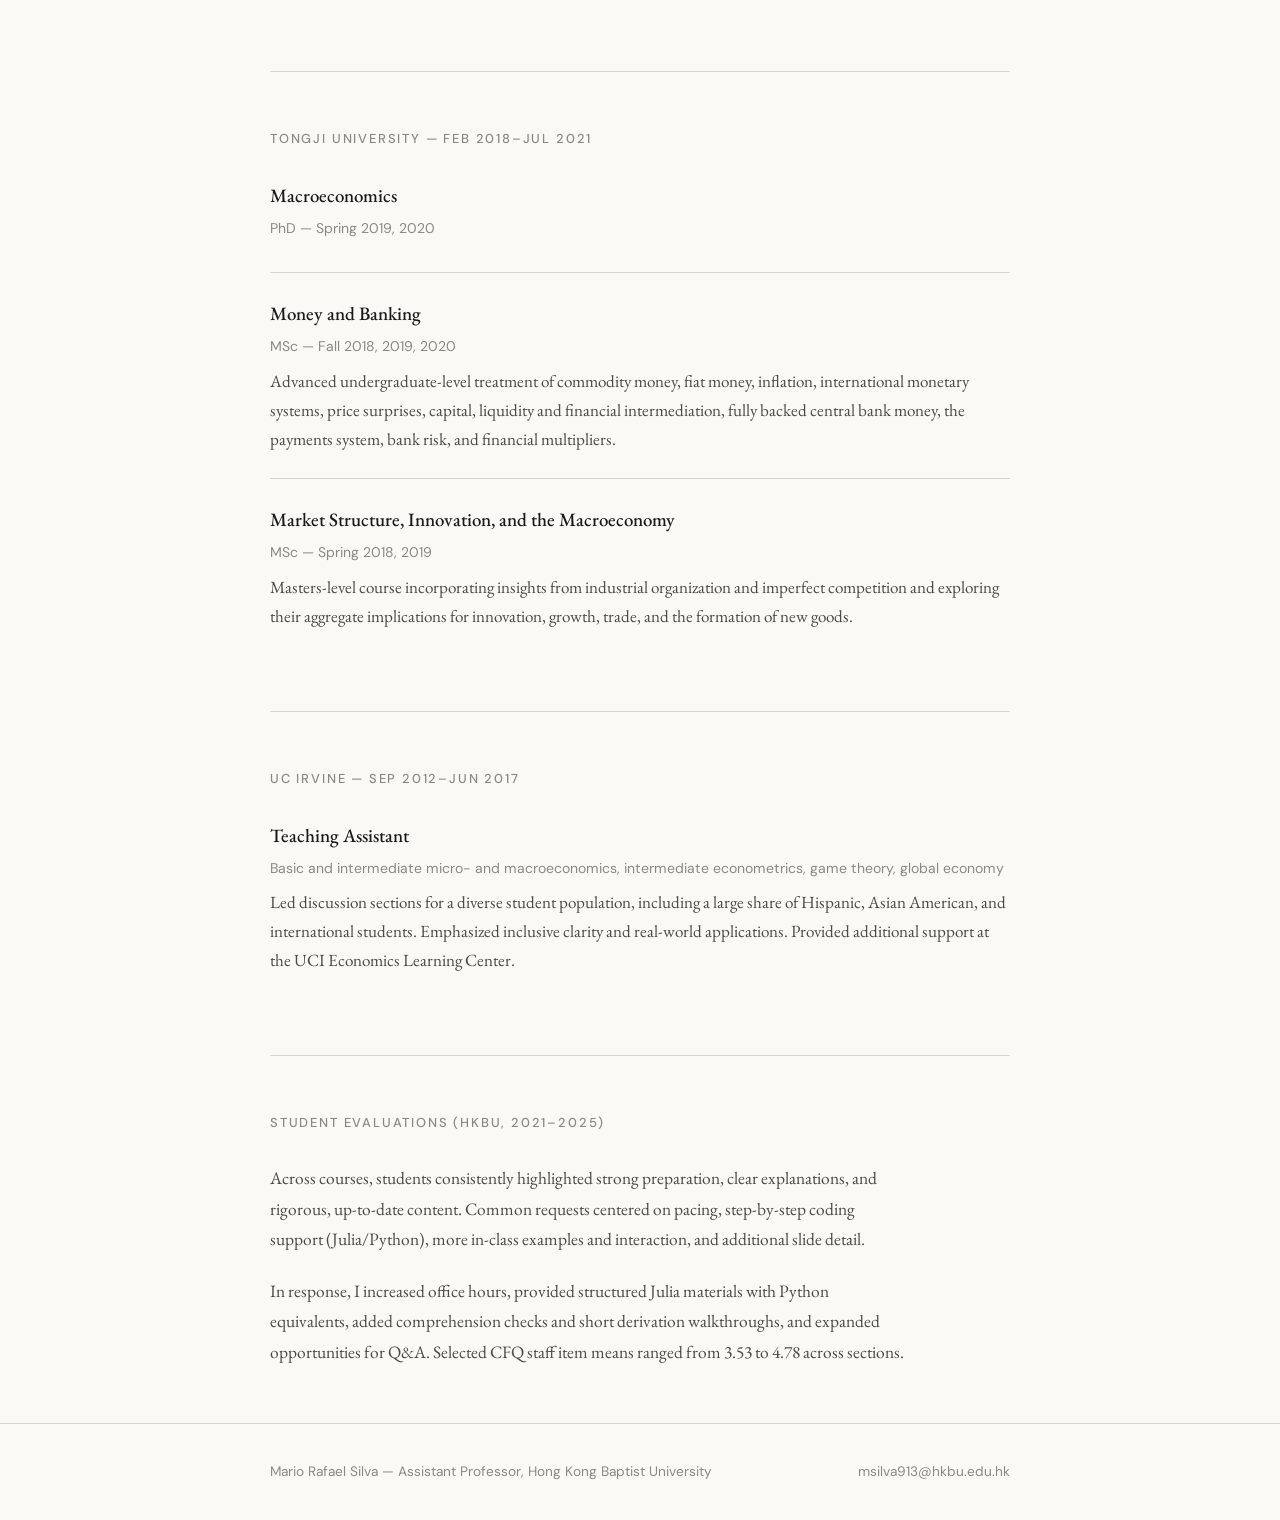
<file: teaching.html>
<!DOCTYPE html>
<html lang="en">
<head>
  <meta charset="UTF-8" />
  <meta name="viewport" content="width=device-width, initial-scale=1.0" />
  <meta name="description" content="Teaching by Mario Rafael Silva — macroeconomics, digital economy, and data analytics at HKBU, and previously Tongji University." />
  <title>Teaching — Mario Rafael Silva</title>
  <link rel="stylesheet" href="css/style.css" />
</head>
<body>

<script src="nav.js"></script>

<main>
  <div class="page-header fade-in">
    <h1>Teaching</h1>
    <p class="subtitle">Hong Kong Baptist University &amp; Tongji University &ensp;&middot;&ensp; <a href="teaching-statement.html">Teaching Statement &rarr;</a></p>
  </div>

  <p style="padding: 28px 0 0;">
    <a class="btn btn-secondary" href="teaching-statement.html">Read Teaching Statement &rarr;</a>
  </p>

  <section class="section">
    <p class="section-label">Philosophy</p>
    <div class="prose" style="max-width:640px; font-size:1.02rem; color:var(--ink-soft);">
      <p>
        My guiding principle is "cool heads at the service of warm hearts." I distill challenging material into intuitive, accessible components, building complexity in a logical sequence that supports robust understanding. I bridge theory, empirical evidence, and computation in all courses — working to inspire curiosity, provide intellectual structure, and foster confidence with economic tools.
        <a href="Aiyagari_TeachingDemo_29April2026.pdf">Here is an example of my integrated teaching approach applied to the Aiyagari model.</a>
      </p>
      <p>
        Echoing Dani Rodrik, the level of abstraction should fit the pedagogical context. In practice, this means beginning with simple concepts and concrete examples before introducing formal machinery, and recognizing that students learn through multiple angles.
      </p>
    </div>
  </section>

  <!-- HKBU -->
  <section class="section">
    <p class="section-label">Hong Kong Baptist University &mdash; Aug 2021–present</p>
    <ul class="course-list">

      <li class="course-item">
        <p class="course-name">BUSI 2045 — Data Analytics for Business Decision Making</p>
        <p class="course-detail">Undergraduate &mdash; Spring 2025, 2026</p>
        <p class="course-desc">
          Python programming-based introduction to data management and basic statistical inference with the aim of developing research design for business. Students design a questionnaire related to a product idea, gather data from their peers, formally test hypotheses, and assess the viability of a business opportunity. Highly interactive through Jupyter Notebooks and in-class exercises.
        </p>
      </li>

      <li class="course-item">
        <p class="course-name">ECON 7800 — Advanced Macroeconomics</p>
        <p class="course-detail">MSc &mdash; 2021–2023</p>
        <p class="course-desc">
          Emphasizes key concepts and measurement issues in macroeconomics, computation of equilibrium, the application of overlapping generations models to liquidity and growth, real business cycle models, financial frictions, the role of endogenous firm entry, a liquidity-based model of monetary policy, heterogeneous agents, unemployment, and demand-induced fluctuations. Computation in Julia.
        </p>
        <div class="paper-links" style="margin-top:10px;">
          <a href="teaching-econ7800.html">Syllabus &rarr;</a>
          <a href="https://github.com/msilva913/ECON-7800-Programs" target="_blank" rel="noopener">Course programs on GitHub &rarr;</a>
        </div>
      </li>

      <li class="course-item">
        <p class="course-name">Digital Economy (ECON 4035 / ECON 7640)</p>
        <p class="course-detail">Undergraduate / MSc &mdash; Spring 2022, 2025</p>
        <p class="course-desc">
          Focuses on ongoing work on Central Bank Digital Currency, especially as it relates to financial inclusion and liquidity, effects on bank deposit funding and investment, and government financial transfers. Uses pilot projects of CBDC in China, the European Union, and other countries as case studies.
        </p>
      </li>

    </ul>
  </section>

  <!-- TONGJI -->
  <section class="section">
    <p class="section-label">Tongji University &mdash; Feb 2018–Jul 2021</p>
    <ul class="course-list">

      <li class="course-item">
        <p class="course-name">Macroeconomics</p>
        <p class="course-detail">PhD &mdash; Spring 2019, 2020</p>
      </li>

      <li class="course-item">
        <p class="course-name">Money and Banking</p>
        <p class="course-detail">MSc &mdash; Fall 2018, 2019, 2020</p>
        <p class="course-desc">
          Advanced undergraduate-level treatment of commodity money, fiat money, inflation, international monetary systems, price surprises, capital, liquidity and financial intermediation, fully backed central bank money, the payments system, bank risk, and financial multipliers.
        </p>
      </li>

      <li class="course-item">
        <p class="course-name">Market Structure, Innovation, and the Macroeconomy</p>
        <p class="course-detail">MSc &mdash; Spring 2018, 2019</p>
        <p class="course-desc">
          Masters-level course incorporating insights from industrial organization and imperfect competition and exploring their aggregate implications for innovation, growth, trade, and the formation of new goods.
        </p>
      </li>

    </ul>
  </section>

  <!-- UC IRVINE -->
  <section class="section">
    <p class="section-label">UC Irvine &mdash; Sep 2012–Jun 2017</p>
    <ul class="course-list">
      <li class="course-item">
        <p class="course-name">Teaching Assistant</p>
        <p class="course-detail">Basic and intermediate micro- and macroeconomics, intermediate econometrics, game theory, global economy</p>
        <p class="course-desc">
          Led discussion sections for a diverse student population, including a large share of Hispanic, Asian American, and international students. Emphasized inclusive clarity and real-world applications. Provided additional support at the UCI Economics Learning Center.
        </p>
      </li>
    </ul>
  </section>

  <!-- EVALUATIONS -->
  <section class="section">
    <p class="section-label">Student Evaluations (HKBU, 2021–2025)</p>
    <div class="prose" style="max-width:640px; font-size:.97rem; color:var(--ink-soft);">
      <p>
        Across courses, students consistently highlighted strong preparation, clear explanations, and rigorous, up-to-date content. Common requests centered on pacing, step-by-step coding support (Julia/Python), more in-class examples and interaction, and additional slide detail.
      </p>
      <p>
        In response, I increased office hours, provided structured Julia materials with Python equivalents, added comprehension checks and short derivation walkthroughs, and expanded opportunities for Q&amp;A. Selected CFQ staff item means ranged from 3.53 to 4.78 across sections.
      </p>
    </div>
  </section>

</main>

</body>
</html>
</file>
<file: css/style.css>
/* ─────────────────────────────────────────────
   Mario Rafael Silva — Academic Site
   Aesthetic: Refined editorial, serif-forward
   ───────────────────────────────────────────── */

@import url('https://fonts.googleapis.com/css2?family=EB+Garamond:ital,wght@0,400;0,500;0,600;1,400;1,500&family=DM+Sans:wght@300;400;500&display=swap');

:root {
  --ink:       #1a1a18;
  --ink-soft:  #4a4a46;
  --ink-muted: #8a8a84;
  --rule:      #d8d5cc;
  --bg:        #faf9f6;
  --bg-warm:   #f2efe8;
  --accent:    #7a3b1e;   /* deep terracotta — warm academic */
  --accent-lt: #c4733a;
  --link:      #2a4a7a;
  --nav-h:     64px;
  --max-w:     740px;
  --serif:     'EB Garamond', Georgia, serif;
  --sans:      'DM Sans', system-ui, sans-serif;
}

*, *::before, *::after { box-sizing: border-box; margin: 0; padding: 0; }

html { font-size: 18px; scroll-behavior: smooth; }

body {
  font-family: var(--serif);
  background: var(--bg);
  color: var(--ink);
  line-height: 1.75;
  -webkit-font-smoothing: antialiased;
}

/* ── LINKS ─────────────────────────────────── */
a {
  color: var(--link);
  text-decoration: none;
  border-bottom: 1px solid transparent;
  transition: color .2s, border-color .2s;
}
a:hover { color: var(--accent); border-bottom-color: var(--accent-lt); }

/* ── NAV ────────────────────────────────────── */
nav {
  position: sticky;
  top: 0;
  z-index: 100;
  background: var(--bg);
  border-bottom: 1px solid var(--rule);
  height: var(--nav-h);
  display: flex;
  align-items: center;
}

.nav-inner {
  max-width: calc(var(--max-w) + 80px);
  width: 100%;
  margin: 0 auto;
  padding: 0 40px;
  display: flex;
  align-items: center;
  justify-content: space-between;
}

.nav-name {
  font-family: var(--serif);
  font-size: .95rem;
  font-weight: 500;
  letter-spacing: .04em;
  color: var(--ink);
  border: none;
  text-transform: uppercase;
}
.nav-name:hover { color: var(--accent); border: none; }

.nav-links {
  display: flex;
  gap: 28px;
  list-style: none;
}

.nav-links a {
  font-family: var(--sans);
  font-size: .78rem;
  font-weight: 400;
  letter-spacing: .06em;
  text-transform: uppercase;
  color: var(--ink-soft);
  border: none;
}
.nav-links a:hover, .nav-links a.active { color: var(--accent); border: none; }

/* mobile nav toggle */
.nav-toggle {
  display: none;
  background: none;
  border: none;
  cursor: pointer;
  flex-direction: column;
  gap: 5px;
  padding: 4px;
}
.nav-toggle span {
  display: block;
  width: 22px;
  height: 1.5px;
  background: var(--ink);
  transition: all .3s;
}

/* ── PAGE WRAPPER ───────────────────────────── */
main {
  max-width: calc(var(--max-w) + 80px);
  margin: 0 auto;
  padding: 0 40px;
}

/* ── HERO (HOME) ────────────────────────────── */
.hero {
  padding: 80px 0 60px;
  border-bottom: 1px solid var(--rule);
}

.hero-name {
  font-family: var(--serif);
  font-size: 2.6rem;
  font-weight: 400;
  line-height: 1.15;
  letter-spacing: -.01em;
  color: var(--ink);
  margin-bottom: 6px;
}

.hero-title {
  font-family: var(--sans);
  font-size: .82rem;
  font-weight: 400;
  letter-spacing: .1em;
  text-transform: uppercase;
  color: var(--ink-muted);
  margin-bottom: 32px;
}

.hero-bio {
  font-size: 1.1rem;
  line-height: 1.85;
  color: var(--ink);
  max-width: 640px;
}
.hero-bio + .hero-bio { margin-top: 18px; }

.hero-meta {
  margin-top: 36px;
  display: flex;
  flex-wrap: wrap;
  gap: 24px;
  font-family: var(--sans);
  font-size: .8rem;
  color: var(--ink-muted);
}
.hero-meta a { color: var(--link); border: none; }
.hero-meta a:hover { color: var(--accent); }

.hero-cta {
  margin-top: 40px;
  display: flex;
  gap: 14px;
  flex-wrap: wrap;
}

.btn {
  display: inline-block;
  font-family: var(--sans);
  font-size: .78rem;
  font-weight: 500;
  letter-spacing: .08em;
  text-transform: uppercase;
  padding: 10px 22px;
  border-radius: 2px;
  border: none;
  transition: background .2s, color .2s;
}
.btn-primary {
  background: var(--ink);
  color: var(--bg);
}
.btn-primary:hover { background: var(--accent); color: var(--bg); border: none; }
.btn-secondary {
  background: transparent;
  color: var(--ink);
  border: 1px solid var(--rule) !important;
}
.btn-secondary:hover { border-color: var(--accent) !important; color: var(--accent); }

/* ── SECTION STRUCTURE ──────────────────────── */
.section {
  padding: 56px 0;
  border-bottom: 1px solid var(--rule);
}
.section:last-child { border-bottom: none; }

.section-label {
  font-family: var(--sans);
  font-size: .72rem;
  font-weight: 500;
  letter-spacing: .14em;
  text-transform: uppercase;
  color: var(--ink-muted);
  margin-bottom: 28px;
}

/* ── PAGE HEADER (inner pages) ──────────────── */
.page-header {
  padding: 64px 0 48px;
  border-bottom: 1px solid var(--rule);
}
.page-header h1 {
  font-family: var(--serif);
  font-size: 2rem;
  font-weight: 400;
  color: var(--ink);
  margin-bottom: 10px;
}
.page-header .subtitle {
  font-family: var(--sans);
  font-size: .82rem;
  color: var(--ink-muted);
  letter-spacing: .06em;
  text-transform: uppercase;
}

/* ── PROSE ──────────────────────────────────── */
.prose p { margin-bottom: 1.2em; }
.prose p:last-child { margin-bottom: 0; }

/* ── RESEARCH ───────────────────────────────── */
.paper-list { list-style: none; }

.paper-item {
  padding: 28px 0;
  border-bottom: 1px solid var(--rule);
}
.paper-item:first-child { padding-top: 0; }
.paper-item:last-child { border-bottom: none; }

.paper-title {
  font-family: var(--serif);
  font-size: 1.08rem;
  font-weight: 500;
  color: var(--ink);
  margin-bottom: 4px;
}

.paper-meta {
  font-family: var(--sans);
  font-size: .78rem;
  color: var(--ink-muted);
  margin-bottom: 10px;
  letter-spacing: .02em;
}
.paper-meta .journal { color: var(--accent); font-style: italic; }

.paper-abstract {
  font-size: .95rem;
  color: var(--ink-soft);
  line-height: 1.7;
  margin-bottom: 12px;
}

.paper-links {
  display: flex;
  gap: 16px;
  flex-wrap: wrap;
}
.paper-links a {
  font-family: var(--sans);
  font-size: .72rem;
  font-weight: 500;
  letter-spacing: .08em;
  text-transform: uppercase;
  color: var(--link);
  border: none;
}
.paper-links a:hover { color: var(--accent); }

/* ── TEACHING ───────────────────────────────── */
.course-list { list-style: none; }

.course-item {
  padding: 24px 0;
  border-bottom: 1px solid var(--rule);
}
.course-item:first-child { padding-top: 0; }
.course-item:last-child { border-bottom: none; }

.course-name {
  font-family: var(--serif);
  font-size: 1.05rem;
  font-weight: 500;
  color: var(--ink);
  margin-bottom: 4px;
}
.course-detail {
  font-family: var(--sans);
  font-size: .78rem;
  color: var(--ink-muted);
  margin-bottom: 8px;
}
.course-desc {
  font-size: .95rem;
  color: var(--ink-soft);
  line-height: 1.7;
}

/* ── RESOURCES ──────────────────────────────── */
.resource-section {
  padding: 40px 0;
  border-bottom: 1px solid var(--rule);
}
.resource-section:last-child { border-bottom: none; }
.resource-section:first-child { padding-top: 0; }

.resource-section h2 {
  font-family: var(--sans);
  font-size: .72rem;
  font-weight: 500;
  letter-spacing: .14em;
  text-transform: uppercase;
  color: var(--ink-muted);
  margin-bottom: 20px;
}

.resource-list { list-style: none; }

.resource-list li {
  display: flex;
  gap: 16px;
  padding: 10px 0;
  border-bottom: 1px solid var(--bg-warm);
  font-size: .97rem;
  line-height: 1.5;
}
.resource-list li:last-child { border-bottom: none; }

.resource-list .r-name {
  font-weight: 500;
  color: var(--ink);
  flex: 0 0 auto;
  max-width: 260px;
  min-width: 180px;
}
.resource-list .r-desc {
  color: var(--ink-soft);
  font-size: .9rem;
}

/* ── INFLUENCES ─────────────────────────────── */
.ref-list { list-style: none; }
.ref-item {
  padding: 14px 0;
  border-bottom: 1px solid var(--bg-warm);
  font-size: .95rem;
  color: var(--ink-soft);
  line-height: 1.65;
}
.ref-item:last-child { border-bottom: none; }
.ref-item .ref-authors { color: var(--ink-muted); font-size: .85rem; font-family: var(--sans); }

/* ── CV ─────────────────────────────────────── */
.cv-section { padding: 36px 0; border-bottom: 1px solid var(--rule); }
.cv-section:first-child { padding-top: 0; }
.cv-section:last-child { border-bottom: none; }

.cv-section h2 {
  font-family: var(--sans);
  font-size: .72rem;
  font-weight: 500;
  letter-spacing: .14em;
  text-transform: uppercase;
  color: var(--ink-muted);
  margin-bottom: 20px;
}

.cv-entry {
  display: grid;
  grid-template-columns: 110px 1fr;
  gap: 0 24px;
  padding: 10px 0;
  border-bottom: 1px solid var(--bg-warm);
}
.cv-entry:last-child { border-bottom: none; }

.cv-year {
  font-family: var(--sans);
  font-size: .8rem;
  color: var(--ink-muted);
  padding-top: 2px;
}

.cv-body strong {
  display: block;
  font-family: var(--serif);
  font-weight: 500;
  font-size: 1rem;
  color: var(--ink);
  margin-bottom: 2px;
}
.cv-body em {
  display: block;
  font-family: var(--sans);
  font-size: .82rem;
  color: var(--ink-soft);
  font-style: normal;
  margin-bottom: 4px;
}
.cv-body .cv-note {
  font-size: .85rem;
  color: var(--ink-muted);
}

/* ── FOOTER ─────────────────────────────────── */
footer {
  border-top: 1px solid var(--rule);
  padding: 36px 0;
  margin-top: 0;
}

.footer-inner {
  max-width: calc(var(--max-w) + 80px);
  margin: 0 auto;
  padding: 0 40px;
  display: flex;
  justify-content: space-between;
  align-items: center;
  flex-wrap: wrap;
  gap: 12px;
}

.footer-inner p {
  font-family: var(--sans);
  font-size: .76rem;
  color: var(--ink-muted);
}
.footer-inner a { color: var(--ink-muted); border: none; }
.footer-inner a:hover { color: var(--accent); }

/* ── FADE-IN ANIMATION ──────────────────────── */
.fade-in {
  opacity: 0;
  transform: translateY(16px);
  animation: fadeUp .6s ease forwards;
}
@keyframes fadeUp {
  to { opacity: 1; transform: translateY(0); }
}
.fade-in:nth-child(1) { animation-delay: .05s; }
.fade-in:nth-child(2) { animation-delay: .15s; }
.fade-in:nth-child(3) { animation-delay: .25s; }
.fade-in:nth-child(4) { animation-delay: .35s; }

/* ── RESPONSIVE ─────────────────────────────── */
@media (max-width: 680px) {
  html { font-size: 16px; }
  main, .nav-inner, .footer-inner { padding: 0 22px; }
  .hero { padding: 48px 0 40px; }
  .hero-name { font-size: 2rem; }
  .nav-links { display: none; flex-direction: column; position: absolute; top: var(--nav-h); left: 0; right: 0; background: var(--bg); border-bottom: 1px solid var(--rule); padding: 20px 22px; gap: 18px; }
  .nav-links.open { display: flex; }
  .nav-toggle { display: flex; }
  .cv-entry { grid-template-columns: 1fr; gap: 2px; }
  .cv-year { font-size: .75rem; }
  .resource-list .r-name { min-width: 0; max-width: none; }
  .resource-list li { flex-direction: column; gap: 4px; }
}

/* ── HERO SPLIT (photo + text) ───────────────── */
.hero-split {
  display: flex;
  align-items: flex-start;
  gap: 56px;
  padding: 64px 0 48px;
}
.hero-text {
  flex: 1;
  min-width: 0;
}
.hero-photo {
  flex-shrink: 0;
  width: 200px;
}
.hero-photo img {
  width: 200px;
  height: 240px;
  object-fit: cover;
  object-position: center top;
  border-radius: 6px;
  display: block;
  box-shadow: 0 4px 20px rgba(0,0,0,0.12);
}
@media (max-width: 680px) {
  .hero-split {
    flex-direction: column-reverse;
    gap: 28px;
    padding: 40px 0 32px;
  }
  .hero-photo {
    width: 100%;
  }
  .hero-photo img {
    width: 140px;
    height: 168px;
    border-radius: 5px;
  }
}
</file>
